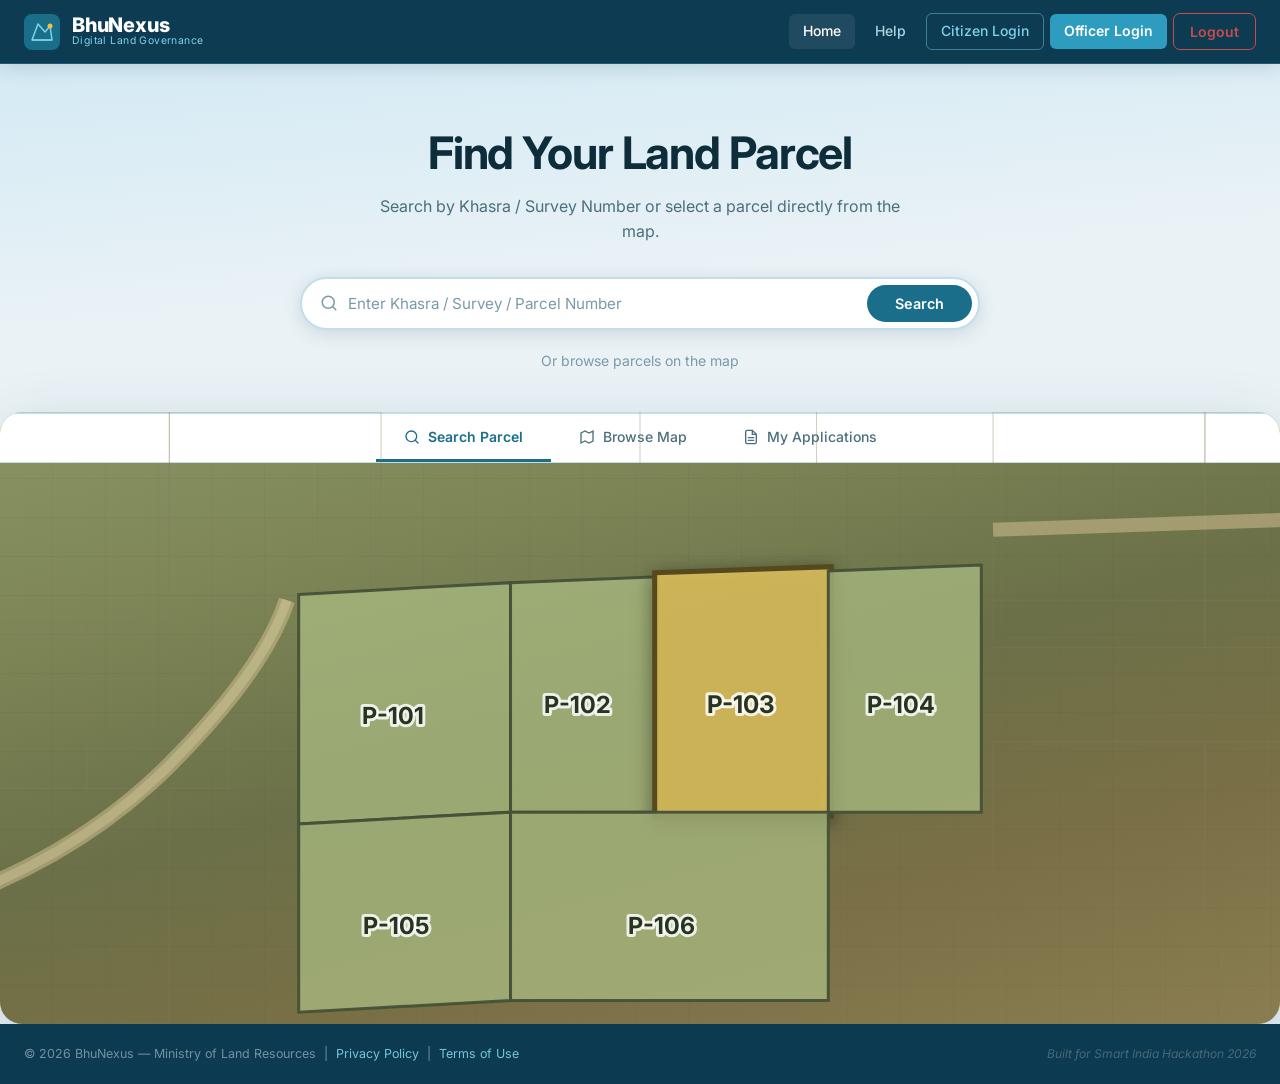
<file: docs/index.html>
<!DOCTYPE html>
<html lang="en">

<head>
  <meta charset="UTF-8" />
  <meta name="viewport" content="width=device-width, initial-scale=1.0" />

  <title>BhuNexus — Digital Land Governance</title>

  <link rel="preconnect" href="https://fonts.googleapis.com" />
  <link rel="preconnect" href="https://fonts.gstatic.com" crossorigin />

  <link
    href="https://fonts.googleapis.com/css2?family=Inter:wght@300;400;500;600;700&display=swap"
    rel="stylesheet"
  />

  <link rel="stylesheet" href="css/style.css" />

  <style>
    /* =========================
       MAP NAVIGATION
    ========================= */

    .map-nav-actions {
      display: flex;
      align-items: center;
      gap: 10px;
    }

    .map-logout-btn {
      border: 1px solid #c94b4b;
      color: #c94b4b;
      background: transparent;
      padding: 9px 16px;
      border-radius: 7px;
      font-family: inherit;
      font-size: 14px;
      font-weight: 600;
      cursor: pointer;
      transition: 0.2s ease;
    }

    .map-logout-btn:hover {
      background: #c94b4b;
      color: white;
    }

    @media (max-width: 768px) {
      .map-nav-actions {
        flex-direction: column;
        align-items: stretch;
      }
    }
  </style>
</head>

<body>

  <!-- ================= HEADER ================= -->

  <header class="site-header">

    <div class="nav-inner">

      <a href="#" class="brand" id="brandHomeBtn" aria-label="BhuNexus Home">

        <div class="brand-icon" aria-hidden="true">
          <svg
            width="36"
            height="36"
            viewBox="0 0 36 36"
            fill="none"
            xmlns="http://www.w3.org/2000/svg"
          >
            <rect width="36" height="36" rx="8" fill="#1a6e8a" />

            <path
              d="M8 26 L14 10 L21 18 L26 12 L28 26 Z"
              fill="none"
              stroke="#7dd3e8"
              stroke-width="1.5"
              stroke-linejoin="round"
            />

            <circle
              cx="26"
              cy="12"
              r="2.5"
              fill="#f0c040"
            />

            <line
              x1="8"
              y1="26"
              x2="28"
              y2="26"
              stroke="#7dd3e8"
              stroke-width="1.2"
            />
          </svg>
        </div>

        <div class="brand-text">
          <span class="brand-name">BhuNexus</span>
          <span class="brand-tagline">
            Digital Land Governance
          </span>
        </div>

      </a>


      <button
        class="nav-toggle"
        id="navToggle"
        aria-label="Toggle navigation"
        aria-expanded="false"
        type="button"
      >
        <span></span>
        <span></span>
        <span></span>
      </button>


      <nav
        class="nav-links"
        id="navLinks"
        aria-label="Main navigation"
      >

        <!-- HOME -->

        <a
          href="#"
          class="nav-link active"
          id="mapHomeBtn"
        >
          Home
        </a>


        <!-- HELP -->

        <a
          href="#"
          class="nav-link"
          id="mapHelpBtn"
        >
          Help
        </a>


        <!-- CITIZEN LOGIN -->

        <a
          href="citizen-login.html"
          class="nav-link btn-outline"
          id="citizenLoginBtn"
        >
          Citizen Login
        </a>


        <!-- OFFICER LOGIN -->

        <a
          href="officer-login.html"
          class="nav-link btn-solid"
          id="officerLoginBtn"
        >
          Officer Login
        </a>


        <!-- LOGOUT -->

        <button
          type="button"
          class="map-logout-btn"
          id="mapLogoutBtn"
        >
          Logout
        </button>

      </nav>

    </div>

  </header>


  <!-- ================= MAIN ================= -->

  <main>

    <!-- HERO -->

    <section class="hero">

      <div class="hero-inner">

        <h1 class="hero-heading">
          Find Your Land Parcel
        </h1>

        <p class="hero-sub">
          Search by Khasra / Survey Number or select a parcel directly from the map.
        </p>


        <div class="search-wrap">

          <label
            for="parcelSearch"
            class="sr-only"
          >
            Enter Khasra / Survey / Parcel Number
          </label>


          <div class="search-bar">

            <svg
              class="search-icon"
              width="18"
              height="18"
              viewBox="0 0 24 24"
              fill="none"
              stroke="currentColor"
              stroke-width="2"
              stroke-linecap="round"
              stroke-linejoin="round"
              aria-hidden="true"
            >

              <circle
                cx="11"
                cy="11"
                r="8"
              />

              <line
                x1="21"
                y1="21"
                x2="16.65"
                y2="16.65"
              />

            </svg>


            <input
              type="text"
              id="parcelSearch"
              class="search-input"
              placeholder="Enter Khasra / Survey / Parcel Number"
              autocomplete="off"
            />


            <button
              class="search-btn"
              id="searchBtn"
              type="button"
            >
              Search
            </button>

          </div>


          <ul
            class="autocomplete-list"
            id="autocompleteList"
            aria-live="polite"
          ></ul>

        </div>


        <p class="map-prompt">
          Or browse parcels on the map
        </p>

      </div>

    </section>


    <!-- ================= MAP ================= -->

    <section
      class="map-section"
      aria-label="Land parcel map preview"
    >

      <div
        class="map-container"
        id="mapContainer"
      >

        <div
          class="map-bg"
          aria-hidden="true"
        ></div>


        <svg
          class="parcel-overlay"
          id="parcelOverlay"
          viewBox="0 0 1200 520"
          preserveAspectRatio="xMidYMid slice"
          xmlns="http://www.w3.org/2000/svg"
          aria-label="Interactive parcel map"
        >

          <!-- FIELD LINES -->

          <g
            class="field-lines"
            stroke="#8a7a5a"
            stroke-width="0.6"
            fill="none"
            opacity="0.55"
          >

            <rect x="0" y="0" width="200" height="180" />

            <rect x="200" y="0" width="180" height="160" />

            <rect x="900" y="0" width="180" height="200" />

            <rect x="1080" y="0" width="120" height="200" />

            <rect x="0" y="320" width="200" height="200" />

            <rect x="0" y="180" width="130" height="140" />

            <rect x="130" y="180" width="120" height="140" />

            <rect x="900" y="280" width="180" height="240" />

            <rect x="1080" y="280" width="120" height="240" />

            <line x1="600" y1="0" x2="600" y2="80" />

            <line x1="750" y1="0" x2="750" y2="60" />

            <line x1="900" y1="160" x2="1200" y2="160" />

          </g>


          <!-- ROADS -->

          <g
            class="roads"
            fill="none"
            opacity="0.6"
          >

            <path
              d="M0 420 Q 120 380 200 300 Q 280 220 300 160"
              stroke="#c8b88a"
              stroke-width="14"
            />

            <path
              d="M0 420 Q 120 380 200 300 Q 280 220 300 160"
              stroke="#e8d8a8"
              stroke-width="8"
            />

            <path
              d="M900 100 L 1200 90"
              stroke="#c8b88a"
              stroke-width="12"
            />

          </g>


          <!-- P-101 -->

          <g
            class="parcel"
            data-id="P-101"
            tabindex="0"
            role="button"
            aria-label="Parcel P-101"
          >

            <polygon
              class="parcel-poly"
              points="310,155 490,145 490,340 310,350"
            />

            <text
              class="parcel-label"
              x="390"
              y="260"
            >
              P-101
            </text>

          </g>


          <!-- P-102 -->

          <g
            class="parcel"
            data-id="P-102"
            tabindex="0"
            role="button"
            aria-label="Parcel P-102"
          >

            <polygon
              class="parcel-poly"
              points="490,145 615,140 615,340 490,340"
            />

            <text
              class="parcel-label"
              x="547"
              y="250"
            >
              P-102
            </text>

          </g>


          <!-- P-103 -->

          <g
            class="parcel parcel--selected"
            data-id="P-103"
            tabindex="0"
            role="button"
            aria-label="Parcel P-103"
            aria-pressed="true"
          >

            <polygon
              class="parcel-poly"
              points="615,140 760,135 760,340 615,340"
            />

            <text
              class="parcel-label"
              x="686"
              y="250"
            >
              P-103
            </text>

          </g>


          <!-- P-104 -->

          <g
            class="parcel"
            data-id="P-104"
            tabindex="0"
            role="button"
            aria-label="Parcel P-104"
          >

            <polygon
              class="parcel-poly"
              points="760,135 890,130 890,340 760,340"
            />

            <text
              class="parcel-label"
              x="822"
              y="250"
            >
              P-104
            </text>

          </g>


          <!-- P-105 -->

          <g
            class="parcel"
            data-id="P-105"
            tabindex="0"
            role="button"
            aria-label="Parcel P-105"
          >

            <polygon
              class="parcel-poly"
              points="310,350 490,340 490,500 310,510"
            />

            <text
              class="parcel-label"
              x="393"
              y="438"
            >
              P-105
            </text>

          </g>


          <!-- P-106 -->

          <g
            class="parcel"
            data-id="P-106"
            tabindex="0"
            role="button"
            aria-label="Parcel P-106"
          >

            <polygon
              class="parcel-poly"
              points="490,340 760,340 760,500 490,500"
            />

            <text
              class="parcel-label"
              x="618"
              y="438"
            >
              P-106
            </text>

          </g>

        </svg>


        <!-- ================= TOOLTIP ================= -->

        <div
          class="parcel-tooltip"
          id="parcelTooltip"
          role="tooltip"
          hidden
        >

          <div class="tooltip-header">

            <div>

              <span
                class="tooltip-id"
                id="tooltipId"
              >
                P-103
              </span>

              <span class="tooltip-title">
                Parcel Overview
              </span>

            </div>


            <button
              class="tooltip-close"
              id="tooltipClose"
              aria-label="Close"
              type="button"
            >
              ✕
            </button>

          </div>


          <div class="quick-info">

            <div class="quick-info-item">

              <span class="quick-label">
                Owner
              </span>

              <strong id="tooltipOwner">
                Raj Kumar
              </strong>

            </div>


            <div class="quick-info-item">

              <span class="quick-label">
                Area
              </span>

              <strong id="tooltipArea">
                1,250 m²
              </strong>

            </div>


            <div class="quick-info-item">

              <span class="quick-label">
                Land Use
              </span>

              <strong id="tooltipLandUse">
                Residential
              </strong>

            </div>


            <div class="quick-info-item">

              <span class="quick-label">
                Status
              </span>

              <strong
                class="quick-status"
                id="tooltipStatus"
              >
                Registered
              </strong>

            </div>

          </div>


          <a
            href="parcel-details.html"
            class="more-info-btn"
            id="moreInfoBtn"
          >

            <span>
              More Parcel Information
            </span>

            <span class="more-arrow">
              →
            </span>

          </a>

        </div>


        <!-- ================= MAP ACTIONS ================= -->

        <div class="map-actions">

          <button
            class="map-action-btn active"
            id="btnSearchParcel"
            type="button"
          >

            <svg
              width="16"
              height="16"
              viewBox="0 0 24 24"
              fill="none"
              stroke="currentColor"
              stroke-width="2"
              stroke-linecap="round"
            >

              <circle
                cx="11"
                cy="11"
                r="8"
              />

              <line
                x1="21"
                y1="21"
                x2="16.65"
                y2="16.65"
              />

            </svg>

            Search Parcel

          </button>


          <button
            class="map-action-btn"
            id="btnBrowseMap"
            type="button"
          >

            <svg
              width="16"
              height="16"
              viewBox="0 0 24 24"
              fill="none"
              stroke="currentColor"
              stroke-width="2"
              stroke-linecap="round"
            >

              <polygon
                points="3 6 9 3 15 6 21 3 21 18 15 21 9 18 3 21"
              />

            </svg>

            Browse Map

          </button>


          <button
            class="map-action-btn"
            id="btnMyApps"
            type="button"
          >

            <svg
              width="16"
              height="16"
              viewBox="0 0 24 24"
              fill="none"
              stroke="currentColor"
              stroke-width="2"
              stroke-linecap="round"
            >

              <path
                d="M14 2H6a2 2 0 0 0-2 2v16a2 2 0 0 0 2 2h12a2 2 0 0 0 2-2V8z"
              />

              <polyline
                points="14 2 14 8 20 8"
              />

              <line
                x1="16"
                y1="13"
                x2="8"
                y2="13"
              />

              <line
                x1="16"
                y1="17"
                x2="8"
                y2="17"
              />

            </svg>

            My Applications

          </button>

        </div>

      </div>

    </section>

  </main>


  <!-- ================= FOOTER ================= -->

  <footer class="site-footer">

    <div class="footer-inner">

      <p class="footer-copy">

        © 2026 BhuNexus — Ministry of Land Resources
        &nbsp;|&nbsp;

        <a href="#">
          Privacy Policy
        </a>

        &nbsp;|&nbsp;

        <a href="#">
          Terms of Use
        </a>

      </p>


      <p class="footer-note">
        Built for Smart India Hackathon 2026
      </p>

    </div>

  </footer>


  <!-- ================= NAVIGATION + ROLE LOGIC ================= -->

  <script>

    /*
     * =========================================================
     * BhuNexus MAP ROLE DETECTION
     * =========================================================
     *
     * citizen-dashboard.html
     *        ↓
     *      MAP
     *        ↓
     * Home → citizen-dashboard.html
     * Logout → index.html
     *
     *
     * officer-dashboard.html
     *        ↓
     *      MAP
     *        ↓
     * Home → officer-dashboard.html
     * Logout → index.html
     *
     *
     * Direct MAP
     *        ↓
     * Home → index.html
     *
     * =========================================================
     */


    const currentReferrer =
      document.referrer || "";


    let mapSource =
      sessionStorage.getItem("bhunexusMapSource") || "";


    /*
     * Detect Citizen
     */

    if (
      currentReferrer.includes("citizen-dashboard.html")
    ) {

      mapSource = "citizen";

      sessionStorage.setItem(
        "bhunexusMapSource",
        "citizen"
      );

    }


    /*
     * Detect Officer
     */

    else if (
      currentReferrer.includes("officer-dashboard.html") ||
      currentReferrer.includes("officer-verification.html") ||
      currentReferrer.includes("officer-records.html") ||
      currentReferrer.includes("officer-flagged.html") ||
      currentReferrer.includes("officer-reports.html")
    ) {

      mapSource = "officer";

      sessionStorage.setItem(
        "bhunexusMapSource",
        "officer"
      );

    }


    /*
     * =========================================================
     * HELPER FUNCTION
     * =========================================================
     */

    function goToMapHome() {

      if (mapSource === "citizen") {

        window.location.href =
          "citizen-dashboard.html";

        return;

      }


      if (mapSource === "officer") {

        window.location.href =
          "officer-dashboard.html";

        return;

      }


      window.location.href =
        "index.html";

    }


    /*
     * =========================================================
     * HOME BUTTON
     * =========================================================
     */

    const mapHomeBtn =
      document.getElementById("mapHomeBtn");


    if (mapHomeBtn) {

      mapHomeBtn.addEventListener(
        "click",
        function(event) {

          event.preventDefault();

          goToMapHome();

        }
      );

    }


    /*
     * =========================================================
     * BhuNexus LOGO
     * =========================================================
     */

    const brandHomeBtn =
      document.getElementById("brandHomeBtn");


    if (brandHomeBtn) {

      brandHomeBtn.addEventListener(
        "click",
        function(event) {

          event.preventDefault();

          goToMapHome();

        }
      );

    }


    /*
     * =========================================================
     * LOGOUT
     * =========================================================
     *
     * Logout always returns to public landing page.
     */

    const mapLogoutBtn =
      document.getElementById("mapLogoutBtn");


    if (mapLogoutBtn) {

      mapLogoutBtn.addEventListener(
        "click",
        function() {

          sessionStorage.removeItem(
            "bhunexusMapSource"
          );

          window.location.href =
            "index.html";

        }
      );

    }


    /*
     * =========================================================
     * HELP
     * =========================================================
     */

    const mapHelpBtn =
      document.getElementById("mapHelpBtn");


    if (mapHelpBtn) {

      mapHelpBtn.addEventListener(
        "click",
        function(event) {

          event.preventDefault();

          if (mapSource === "citizen") {

            window.location.href =
              "citizen-dashboard.html#help";

            return;

          }


          if (mapSource === "officer") {

            window.location.href =
              "officer-dashboard.html#help";

            return;

          }


          alert(
            "BhuNexus Help & Support"
          );

        }
      );

    }


    /*
     * =========================================================
     * HIDE LOGIN BUTTONS WHEN USER IS ALREADY LOGGED IN
     * =========================================================
     */

    if (
      mapSource === "citizen" ||
      mapSource === "officer"
    ) {

      const citizenLoginBtn =
        document.getElementById("citizenLoginBtn");

      const officerLoginBtn =
        document.getElementById("officerLoginBtn");


      if (citizenLoginBtn) {

        citizenLoginBtn.style.display =
          "none";

      }


      if (officerLoginBtn) {

        officerLoginBtn.style.display =
          "none";

      }

    }


    /*
     * =========================================================
     * MAP ACTION — SEARCH PARCEL
     * =========================================================
     */

    const btnSearchParcel =
      document.getElementById("btnSearchParcel");


    if (btnSearchParcel) {

      btnSearchParcel.addEventListener(
        "click",
        function() {

          const searchInput =
            document.getElementById("parcelSearch");

          if (searchInput) {

            searchInput.scrollIntoView({
              behavior: "smooth",
              block: "center"
            });

            setTimeout(
              function() {
                searchInput.focus();
              },
              350
            );

          }

        }
      );

    }


    /*
     * =========================================================
     * MAP ACTION — BROWSE MAP
     * =========================================================
     */

    const btnBrowseMap =
      document.getElementById("btnBrowseMap");


    if (btnBrowseMap) {

      btnBrowseMap.addEventListener(
        "click",
        function() {

          const mapContainer =
            document.getElementById("mapContainer");

          if (mapContainer) {

            mapContainer.scrollIntoView({
              behavior: "smooth",
              block: "center"
            });

          }

        }
      );

    }


    /*
     * =========================================================
     * MAP ACTION — MY APPLICATIONS
     * =========================================================
     */

    const btnMyApps =
      document.getElementById("btnMyApps");


    if (btnMyApps) {

      btnMyApps.addEventListener(
        "click",
        function() {

          if (mapSource === "citizen") {

            window.location.href =
              "citizen-applications.html";

            return;

          }


          if (mapSource === "officer") {

            window.location.href =
              "officer-reports.html";

            return;

          }


          window.location.href =
            "citizen-login.html";

        }
      );

    }

  </script>


  <!-- ================= EXISTING MAP SCRIPT ================= -->

  <script src="js/script.js"></script>

</body>

</html>
</file>
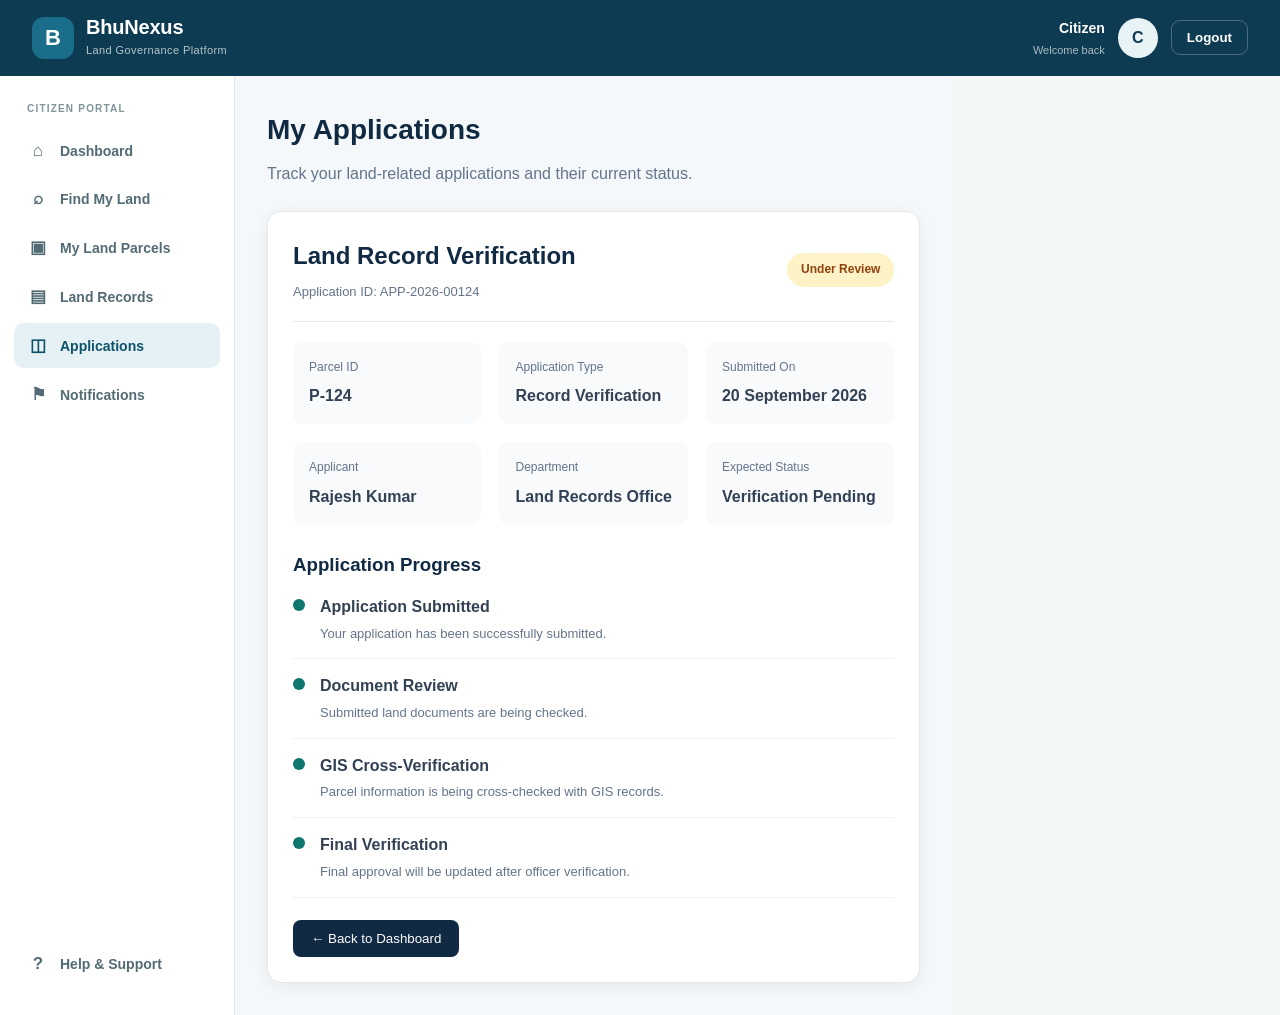
<file: docs/citizen-applications.html>
<!DOCTYPE html>
<html lang="en">
<head>
    <meta charset="UTF-8">
    <meta name="viewport" content="width=device-width, initial-scale=1.0">
    <title>Applications | BhuNexus</title>
    <link rel="stylesheet" href="css/style.css">

    <style>
        .applications-page {
            padding: 32px;
            background: #f5f8fa;
            min-height: calc(100vh - 72px);
        }

        .page-header {
            margin-bottom: 25px;
        }

        .page-header h1 {
            margin: 0 0 8px;
            color: #102a43;
            font-size: 28px;
        }

        .page-header p {
            color: #64748b;
            margin: 0;
        }

        .application-card {
            background: white;
            border: 1px solid #e5e7eb;
            border-radius: 14px;
            padding: 25px;
            box-shadow: 0 4px 16px rgba(15, 23, 42, .06);
            max-width: 1000px;
        }

        .application-top {
            display: flex;
            justify-content: space-between;
            align-items: center;
            border-bottom: 1px solid #e5e7eb;
            padding-bottom: 18px;
            margin-bottom: 20px;
        }

        .application-top h2 {
            margin: 0;
            color: #102a43;
        }

        .application-id {
            color: #64748b;
            font-size: 13px;
            margin-top: 6px;
        }

        .pending {
            background: #fef3c7;
            color: #92400e;
            padding: 7px 14px;
            border-radius: 20px;
            font-size: 12px;
            font-weight: 700;
        }

        .details {
            display: grid;
            grid-template-columns: repeat(3, 1fr);
            gap: 18px;
        }

        .detail {
            background: #f8fafc;
            padding: 16px;
            border-radius: 10px;
        }

        .detail span {
            display: block;
            font-size: 12px;
            color: #64748b;
            margin-bottom: 6px;
        }

        .detail strong {
            color: #334155;
        }

        .timeline {
            margin-top: 25px;
        }

        .timeline h3 {
            color: #102a43;
        }

        .step {
            display: flex;
            gap: 15px;
            padding: 14px 0;
            border-bottom: 1px solid #eef2f7;
        }

        .dot {
            width: 12px;
            height: 12px;
            background: #0f766e;
            border-radius: 50%;
            margin-top: 5px;
        }

        .step strong {
            color: #334155;
        }

        .step p {
            margin: 4px 0 0;
            color: #64748b;
            font-size: 13px;
        }

        .back-btn {
            margin-top: 22px;
            border: none;
            background: #102a43;
            color: white;
            padding: 11px 18px;
            border-radius: 8px;
            cursor: pointer;
        }

        @media(max-width: 800px) {
            .details {
                grid-template-columns: 1fr;
            }

            .application-top {
                align-items: flex-start;
                gap: 15px;
                flex-direction: column;
            }

            .applications-page {
                padding: 20px;
            }
        }
    </style>
</head>

<body class="dashboard-page">

<header class="dashboard-navbar">
    <div class="dashboard-brand">
        <div class="brand-mark">B</div>
        <div>
            <div class="brand-name">BhuNexus</div>
            <div class="brand-subtitle">Land Governance Platform</div>
        </div>
    </div>

    <div class="dashboard-user">
        <div class="user-info">
            <strong>Citizen</strong>
            <span>Welcome back</span>
        </div>
        <div class="user-avatar">C</div>
        <button class="logout-btn" onclick="location.href='index.html'">Logout</button>
    </div>
</header>

<main class="dashboard-layout">

<aside class="dashboard-sidebar">

    <div class="sidebar-label">CITIZEN PORTAL</div>

    <button class="sidebar-item" onclick="location.href='citizen-dashboard.html'">
        <span>⌂</span>Dashboard
    </button>

    <button class="sidebar-item" onclick="location.href='index.html'">
        <span>⌕</span>Find My Land
    </button>

    <button class="sidebar-item" onclick="location.href='citizen-records.html'">
        <span>▣</span>My Land Parcels
    </button>

    <button class="sidebar-item" onclick="location.href='citizen-records.html'">
        <span>▤</span>Land Records
    </button>

    <button class="sidebar-item active">
        <span>◫</span>Applications
    </button>

    <button class="sidebar-item" onclick="location.href='citizen-notifications.html'">
        <span>⚑</span>Notifications
    </button>

    <div class="sidebar-bottom">
        <button class="sidebar-item">
            <span>?</span>Help & Support
        </button>
    </div>

</aside>

<section class="applications-page">

    <div class="page-header">
        <h1>My Applications</h1>
        <p>Track your land-related applications and their current status.</p>
    </div>

    <div class="application-card">

        <div class="application-top">
            <div>
                <h2>Land Record Verification</h2>
                <div class="application-id">Application ID: APP-2026-00124</div>
            </div>

            <span class="pending">Under Review</span>
        </div>

        <div class="details">

            <div class="detail">
                <span>Parcel ID</span>
                <strong>P-124</strong>
            </div>

            <div class="detail">
                <span>Application Type</span>
                <strong>Record Verification</strong>
            </div>

            <div class="detail">
                <span>Submitted On</span>
                <strong>20 September 2026</strong>
            </div>

            <div class="detail">
                <span>Applicant</span>
                <strong>Rajesh Kumar</strong>
            </div>

            <div class="detail">
                <span>Department</span>
                <strong>Land Records Office</strong>
            </div>

            <div class="detail">
                <span>Expected Status</span>
                <strong>Verification Pending</strong>
            </div>

        </div>

        <div class="timeline">

            <h3>Application Progress</h3>

            <div class="step">
                <div class="dot"></div>
                <div>
                    <strong>Application Submitted</strong>
                    <p>Your application has been successfully submitted.</p>
                </div>
            </div>

            <div class="step">
                <div class="dot"></div>
                <div>
                    <strong>Document Review</strong>
                    <p>Submitted land documents are being checked.</p>
                </div>
            </div>

            <div class="step">
                <div class="dot"></div>
                <div>
                    <strong>GIS Cross-Verification</strong>
                    <p>Parcel information is being cross-checked with GIS records.</p>
                </div>
            </div>

            <div class="step">
                <div class="dot"></div>
                <div>
                    <strong>Final Verification</strong>
                    <p>Final approval will be updated after officer verification.</p>
                </div>
            </div>

        </div>

        <button class="back-btn" onclick="location.href='citizen-dashboard.html'">
            ← Back to Dashboard
        </button>

    </div>

</section>

</main>

</body>
</html>
</file>
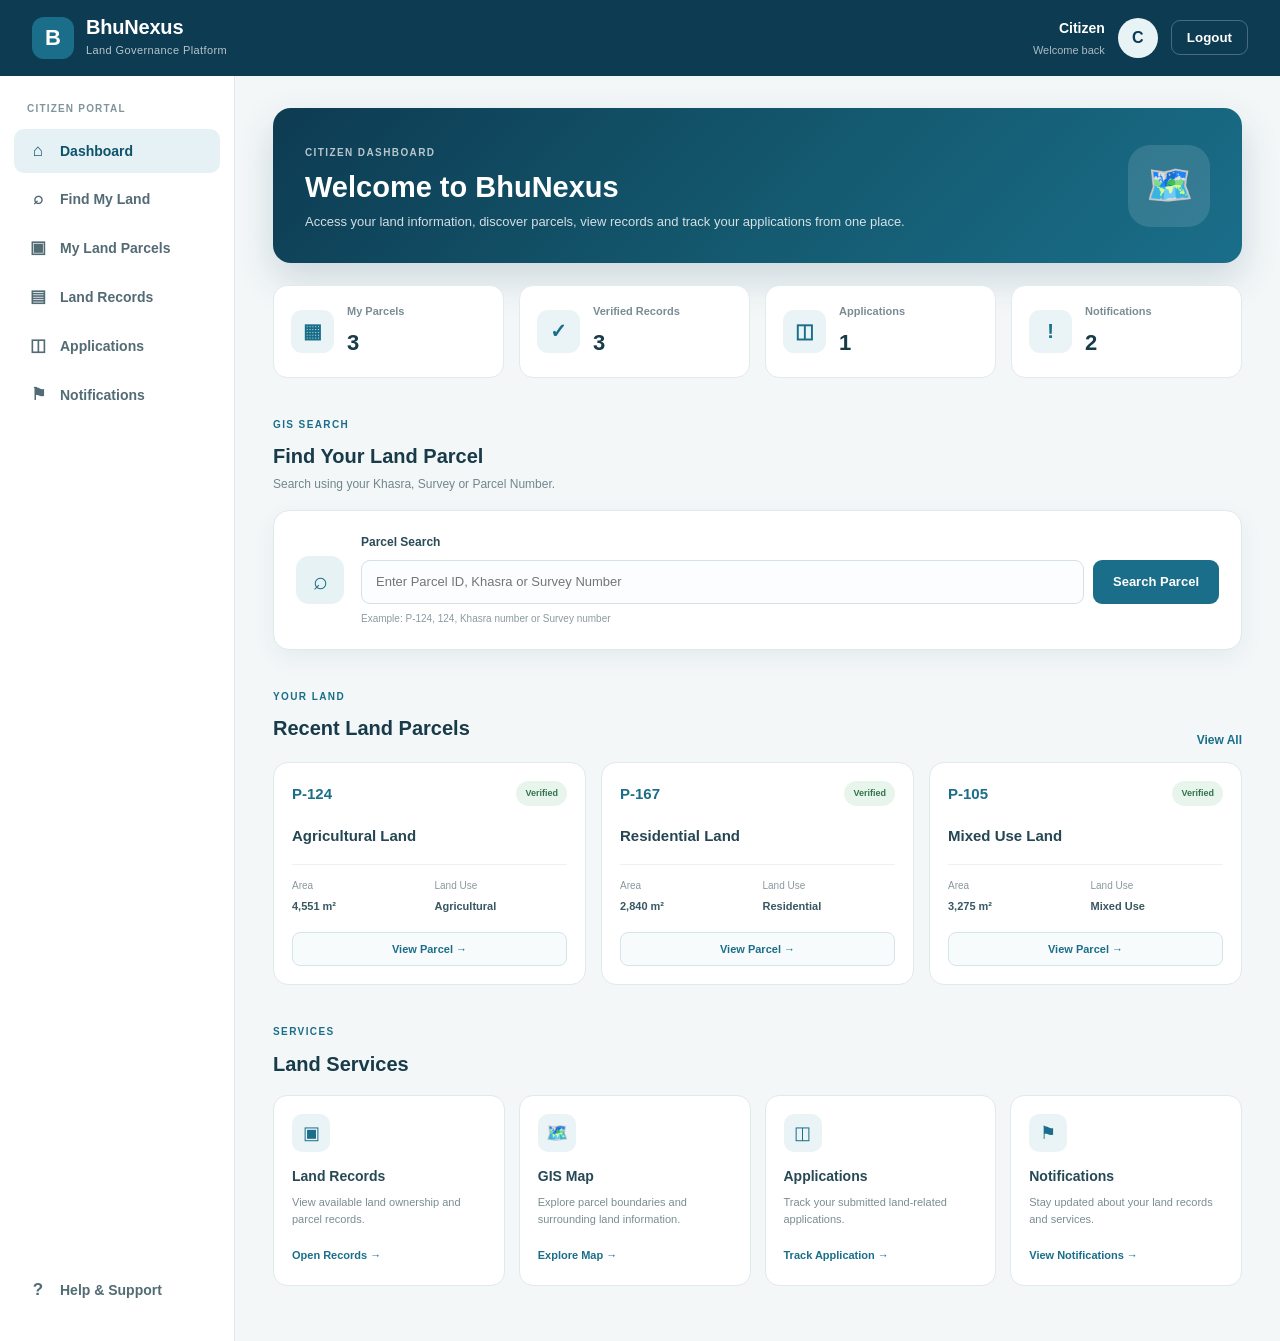
<file: docs/citizen-dashboard.html>
<!DOCTYPE html>
<html lang="en">
<head>
    <meta charset="UTF-8">
    <meta name="viewport" content="width=device-width, initial-scale=1.0">

    <title>Citizen Dashboard | BhuNexus</title>

    <link rel="stylesheet" href="css/style.css">
</head>

<body class="dashboard-page">

    <!-- TOP NAVBAR -->
    <header class="dashboard-navbar">

        <div class="dashboard-brand">
            <div class="brand-mark">B</div>

            <div>
                <div class="brand-name">BhuNexus</div>
                <div class="brand-subtitle">Land Governance Platform</div>
            </div>
        </div>

        <div class="dashboard-user">

            <div class="user-info">
                <strong>Citizen</strong>
                <span>Welcome back</span>
            </div>

            <div class="user-avatar">
                C
            </div>

            <button class="logout-btn" id="logoutBtn">
                Logout
            </button>

        </div>

    </header>


    <!-- DASHBOARD LAYOUT -->
    <main class="dashboard-layout">

        <!-- SIDEBAR -->
        <aside class="dashboard-sidebar">

            <div class="sidebar-label">
                CITIZEN PORTAL
            </div>

            <button class="sidebar-item active">
                <span>⌂</span>
                Dashboard
            </button>

            <button class="sidebar-item" id="findLandBtn">
                <span>⌕</span>
                Find My Land
            </button>

            <button class="sidebar-item"
                onclick="window.location.href='citizen-parcels.html'">
                <span>▣</span>
                My Land Parcels
            </button>

            <button class="sidebar-item"
                onclick="window.location.href='citizen-records.html'">
                <span>▤</span>
                Land Records
            </button>

            <button class="sidebar-item"
                onclick="window.location.href='citizen-applications.html'">
                <span>◫</span>
                Applications
            </button>

            <button class="sidebar-item"
                onclick="window.location.href='citizen-notifications.html'">
                <span>⚑</span>
                Notifications
            </button>

            <div class="sidebar-bottom">

                <button class="sidebar-item">
                    <span>?</span>
                    Help & Support
                </button>

            </div>

        </aside>


        <!-- MAIN CONTENT -->
        <section class="dashboard-content">

            <!-- WELCOME -->
            <div class="dashboard-welcome">

                <div>
                    <span class="welcome-tag">
                        CITIZEN DASHBOARD
                    </span>

                    <h1>
                        Welcome to BhuNexus
                    </h1>

                    <p>
                        Access your land information, discover parcels,
                        view records and track your applications from one place.
                    </p>
                </div>

                <div class="welcome-icon">
                    🗺️
                </div>

            </div>


            <!-- QUICK STATS -->
            <div class="dashboard-stats">

                <div class="stat-card">
                    <div class="stat-icon">▦</div>
                    <div>
                        <span>My Parcels</span>
                        <strong>3</strong>
                    </div>
                </div>

                <div class="stat-card">
                    <div class="stat-icon">✓</div>
                    <div>
                        <span>Verified Records</span>
                        <strong>3</strong>
                    </div>
                </div>

                <div class="stat-card">
                    <div class="stat-icon">◫</div>
                    <div>
                        <span>Applications</span>
                        <strong>1</strong>
                    </div>
                </div>

                <div class="stat-card">
                    <div class="stat-icon">!</div>
                    <div>
                        <span>Notifications</span>
                        <strong>2</strong>
                    </div>
                </div>

            </div>


            <!-- FIND LAND -->
            <div class="dashboard-section">

                <div class="section-heading">

                    <div>
                        <span class="section-kicker">
                            GIS SEARCH
                        </span>

                        <h2>
                            Find Your Land Parcel
                        </h2>

                        <p>
                            Search using your Khasra, Survey or Parcel Number.
                        </p>
                    </div>

                </div>


                <div class="land-search-card">

                    <div class="land-search-icon">
                        ⌕
                    </div>

                    <div class="land-search-main">

                        <label for="dashboardParcelSearch">
                            Parcel Search
                        </label>

                        <div class="dashboard-search-row">

                            <input
                                type="text"
                                id="dashboardParcelSearch"
                                placeholder="Enter Parcel ID, Khasra or Survey Number"
                                autocomplete="off"
                            >

                            <button id="dashboardSearchBtn">
                                Search Parcel
                            </button>

                        </div>

                        <small>
                            Example: P-124, 124, Khasra number or Survey number
                        </small>

                    </div>

                </div>

            </div>


            <!-- RECENT PARCELS -->
            <div class="dashboard-section">

                <div class="section-heading section-heading-row">

                    <div>
                        <span class="section-kicker">
                            YOUR LAND
                        </span>

                        <h2>
                            Recent Land Parcels
                        </h2>
                    </div>

                    <button class="view-all-btn"
                        onclick="window.location.href='citizen-parcels.html'">
                        View All
                    </button>

                </div>


                <div class="parcel-dashboard-grid">

                    <!-- PARCEL 1 -->
                    <div class="dashboard-parcel-card">

                        <div class="parcel-card-top">
                            <div class="parcel-number">P-124</div>

                            <span class="status-badge verified">
                                Verified
                            </span>
                        </div>

                        <h3>Agricultural Land</h3>

                        <div class="parcel-card-details">

                            <div>
                                <span>Area</span>
                                <strong>4,551 m²</strong>
                            </div>

                            <div>
                                <span>Land Use</span>
                                <strong>Agricultural</strong>
                            </div>

                        </div>

                        <button
                            class="parcel-view-btn"
                            data-parcel="P-124">
                            View Parcel →
                        </button>

                    </div>


                    <!-- PARCEL 2 -->
                    <div class="dashboard-parcel-card">

                        <div class="parcel-card-top">
                            <div class="parcel-number">P-167</div>

                            <span class="status-badge verified">
                                Verified
                            </span>
                        </div>

                        <h3>Residential Land</h3>

                        <div class="parcel-card-details">

                            <div>
                                <span>Area</span>
                                <strong>2,840 m²</strong>
                            </div>

                            <div>
                                <span>Land Use</span>
                                <strong>Residential</strong>
                            </div>

                        </div>

                        <button
                            class="parcel-view-btn"
                            data-parcel="P-167">
                            View Parcel →
                        </button>

                    </div>


                    <!-- PARCEL 3 -->
                    <div class="dashboard-parcel-card">

                        <div class="parcel-card-top">
                            <div class="parcel-number">P-105</div>

                            <span class="status-badge verified">
                                Verified
                            </span>
                        </div>

                        <h3>Mixed Use Land</h3>

                        <div class="parcel-card-details">

                            <div>
                                <span>Area</span>
                                <strong>3,275 m²</strong>
                            </div>

                            <div>
                                <span>Land Use</span>
                                <strong>Mixed Use</strong>
                            </div>

                        </div>

                        <button
                            class="parcel-view-btn"
                            data-parcel="P-105">
                            View Parcel →
                        </button>

                    </div>

                </div>

            </div>


            <!-- SERVICES -->
            <div class="dashboard-section">

                <div class="section-heading">

                    <div>
                        <span class="section-kicker">
                            SERVICES
                        </span>

                        <h2>
                            Land Services
                        </h2>
                    </div>

                </div>


                <div class="service-grid">

                    <div class="service-card">
                        <div class="service-icon">▣</div>

                        <h3>Land Records</h3>

                        <p>
                            View available land ownership and parcel records.
                        </p>

                        <button>
                            Open Records →
                        </button>
                    </div>


                    <div class="service-card">
                        <div class="service-icon">🗺️</div>

                        <h3>GIS Map</h3>

                        <p>
                            Explore parcel boundaries and surrounding land information.
                        </p>

                        <button id="openMapBtn">
                            Explore Map →
                        </button>
                    </div>


                    <div class="service-card">
                        <div class="service-icon">◫</div>

                        <h3>Applications</h3>

                        <p>
                            Track your submitted land-related applications.
                        </p>

                        <button>
                            Track Application →
                        </button>
                    </div>


                    <div class="service-card">
                        <div class="service-icon">⚑</div>

                        <h3>Notifications</h3>

                        <p>
                            Stay updated about your land records and services.
                        </p>

                        <button>
                            View Notifications →
                        </button>
                    </div>

                </div>

            </div>

        </section>

    </main>


    <!-- JS -->
    <script>

const API_BASE =
    "https://bhunexus-backend.onrender.com";


/* =========================
   MAKE SURE CITIZEN IS LOGGED IN
========================= */

sessionStorage.setItem("bhuRole", "citizen");


/* =========================
   SEARCH PARCEL
========================= */

async function searchParcel() {

    const input =
        document.getElementById("dashboardParcelSearch");

    const value =
        input.value.trim();

    if (!value) {
        alert("Please enter a Parcel, Khasra or Survey number.");
        input.focus();
        return;
    }

    try {

        const response =
            await fetch(
                `${API_BASE}/parcels/search?q=${encodeURIComponent(value)}`
            );

        if (!response.ok) {
            throw new Error("Search failed");
        }

        const data =
            await response.json();

        const parcels =
            Array.isArray(data)
                ? data
                : (data.parcels || data.data || []);

        if (!parcels.length) {

            alert(`No parcel found for "${value}".`);
            return;
        }

        const parcel = parcels[0];

        window.location.href =
            `index.html?parcel=${encodeURIComponent(parcel.parcel_id)}`;

    }

    catch (error) {

        console.error(error);

        alert(
            "Unable to search parcel right now. Please try again."
        );

    }

}


/* =========================
   SEARCH BUTTON
========================= */

document
    .getElementById("dashboardSearchBtn")
    .addEventListener("click", searchParcel);


/* =========================
   ENTER KEY SEARCH
========================= */

document
    .getElementById("dashboardParcelSearch")
    .addEventListener("keydown", function(event) {

        if (event.key === "Enter") {
            searchParcel();
        }

    });


/* =========================
   FIND MY LAND
========================= */

document
    .getElementById("findLandBtn")
    .addEventListener("click", function() {

        const searchBox =
            document.getElementById("dashboardParcelSearch");

        searchBox.scrollIntoView({
            behavior: "smooth",
            block: "center"
        });

        setTimeout(function() {
            searchBox.focus();
        }, 400);

    });


/* =========================
   RECENT PARCELS
========================= */

document
    .querySelectorAll(".parcel-view-btn")
    .forEach(function(button) {

        button.addEventListener("click", function() {

            const parcel =
                button.dataset.parcel;

            window.location.href =
                `index.html?parcel=${encodeURIComponent(parcel)}`;

        });

    });


/* =========================
   OPEN GIS MAP
========================= */

document
    .getElementById("openMapBtn")
    .addEventListener("click", function() {

        window.location.href = "index.html";

    });


/* =========================
   LAND RECORDS / APPLICATIONS / NOTIFICATIONS
========================= */

document
    .querySelectorAll(".service-card")
    .forEach(function(card) {

        const heading =
            card.querySelector("h3");

        const button =
            card.querySelector("button");

        if (!heading || !button) return;

        const title =
            heading.textContent.trim();


        if (title === "Land Records") {

            button.addEventListener("click", function() {

                window.location.href =
                    "citizen-records.html";

            });

        }


        if (title === "Applications") {

            button.addEventListener("click", function() {

                window.location.href =
                    "citizen-applications.html";

            });

        }


        if (title === "Notifications") {

            button.addEventListener("click", function() {

                window.location.href =
                    "citizen-notifications.html";

            });

        }

    });


/* =========================
   SIDEBAR BUTTONS
========================= */

document
    .querySelectorAll(".sidebar-item")
    .forEach(function(button) {

        const text =
            button.textContent.trim();


        if (text.includes("My Land Parcels")) {

            button.addEventListener("click", function() {

                window.location.href =
                    "citizen-parcels.html";

            });

        }


        if (text.includes("Land Records")) {

            button.addEventListener("click", function() {

                window.location.href =
                    "citizen-records.html";

            });

        }


        if (text.includes("Applications")) {

            button.addEventListener("click", function() {

                window.location.href =
                    "citizen-applications.html";

            });

        }


        if (text.includes("Notifications")) {

            button.addEventListener("click", function() {

                window.location.href =
                    "citizen-notifications.html";

            });

        }


        if (text.includes("Help & Support")) {

            button.addEventListener("click", function() {

                alert(
                    "For support, please contact the BhuNexus Land Governance Help Desk."
                );

            });

        }

    });


/* =========================
   LOGOUT
========================= */

document
    .getElementById("logoutBtn")
    .addEventListener("click", function() {

        sessionStorage.removeItem("bhuRole");
        sessionStorage.removeItem("bhunexusMapSource");

        window.location.href =
            "index.html";

    });

</script>

</body>
</html>
</file>
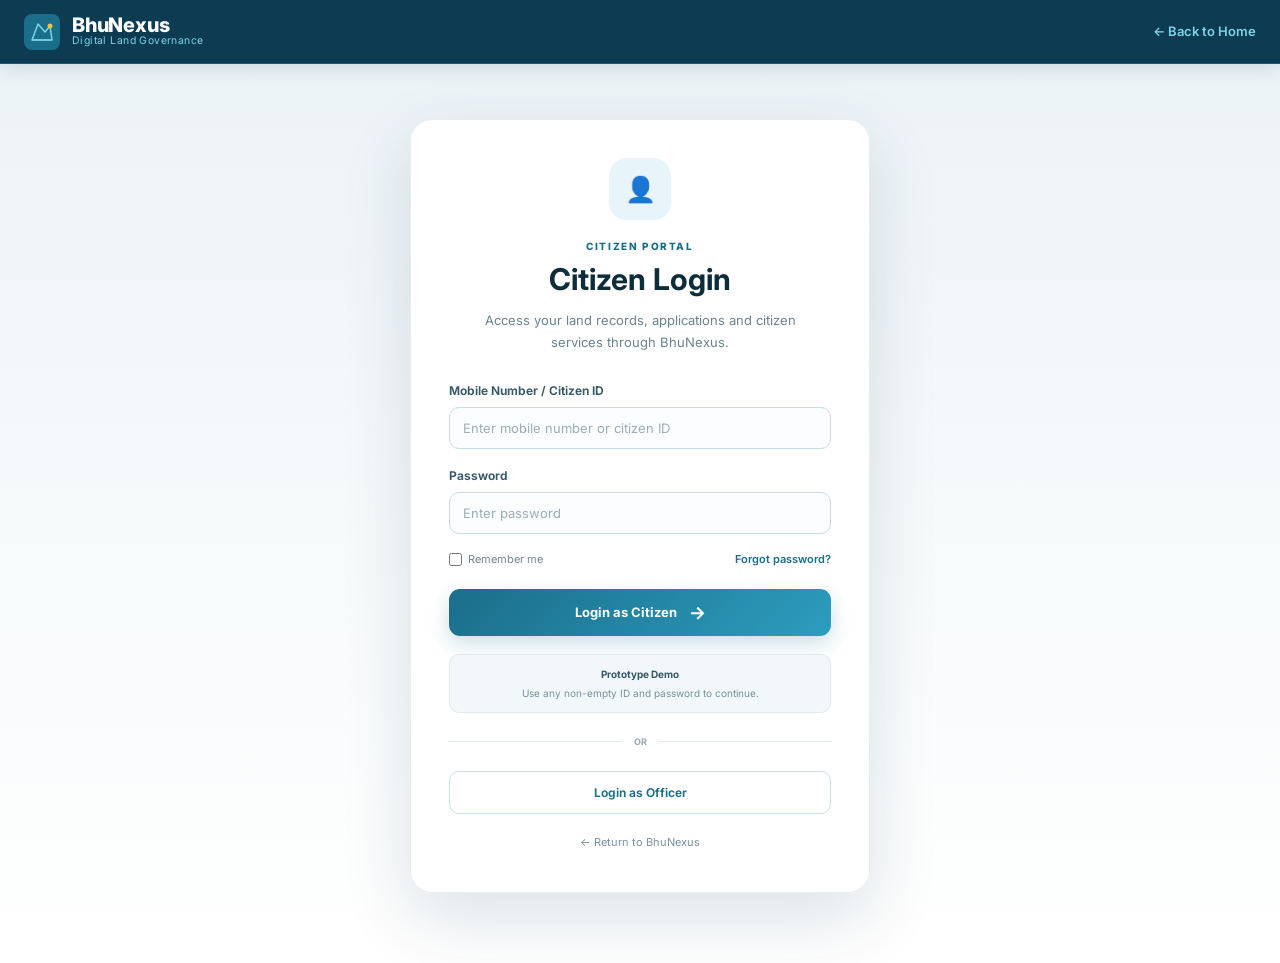
<file: docs/citizen-login.html>
<!DOCTYPE html>
<html lang="en">

<head>
  <meta charset="UTF-8" />
  <meta name="viewport" content="width=device-width, initial-scale=1.0" />

  <title>BhuNexus — Citizen Login</title>

  <link rel="preconnect" href="https://fonts.googleapis.com" />
  <link rel="preconnect" href="https://fonts.gstatic.com" crossorigin />
  <link
    href="https://fonts.googleapis.com/css2?family=Inter:wght@300;400;500;600;700&display=swap"
    rel="stylesheet"
  />

  <link rel="stylesheet" href="css/style.css" />
</head>

<body class="auth-page">

  <header class="site-header">
    <div class="nav-inner">

      <a href="index.html" class="brand" aria-label="BhuNexus Home">

        <div class="brand-icon" aria-hidden="true">
          <svg width="36" height="36" viewBox="0 0 36 36" fill="none"
            xmlns="http://www.w3.org/2000/svg">

            <rect width="36" height="36" rx="8" fill="#1a6e8a" />

            <path
              d="M8 26 L14 10 L21 18 L26 12 L28 26 Z"
              fill="none"
              stroke="#7dd3e8"
              stroke-width="1.5"
              stroke-linejoin="round"
            />

            <circle cx="26" cy="12" r="2.5" fill="#f0c040" />

            <line
              x1="8"
              y1="26"
              x2="28"
              y2="26"
              stroke="#7dd3e8"
              stroke-width="1.2"
            />

          </svg>
        </div>

        <div class="brand-text">
          <span class="brand-name">BhuNexus</span>
          <span class="brand-tagline">Digital Land Governance</span>
        </div>

      </a>

      <a href="index.html" class="auth-home-link">
        ← Back to Home
      </a>

    </div>
  </header>


  <main class="auth-main">

    <section class="auth-card">

      <div class="auth-icon citizen-icon">
        <span>👤</span>
      </div>

      <p class="auth-eyebrow">CITIZEN PORTAL</p>

      <h1>Citizen Login</h1>

      <p class="auth-description">
        Access your land records, applications and citizen services
        through BhuNexus.
      </p>


      <form id="citizenLoginForm" class="auth-form">

        <div class="auth-field">

          <label for="citizenId">
            Mobile Number / Citizen ID
          </label>

          <input
            type="text"
            id="citizenId"
            placeholder="Enter mobile number or citizen ID"
            autocomplete="username"
            required
          />

        </div>


        <div class="auth-field">

          <label for="citizenPassword">
            Password
          </label>

          <input
            type="password"
            id="citizenPassword"
            placeholder="Enter password"
            autocomplete="current-password"
            required
          />

        </div>


        <div class="auth-options">

          <label class="remember-option">
            <input type="checkbox" />
            <span>Remember me</span>
          </label>

          <a href="#" onclick="return false;">
            Forgot password?
          </a>

        </div>


        <button type="submit" class="auth-submit">
          Login as Citizen
          <span>→</span>
        </button>

      </form>


      <div class="demo-login-note">

        <strong>Prototype Demo</strong>

        <span>
          Use any non-empty ID and password to continue.
        </span>

      </div>


      <div class="auth-divider">
        <span>OR</span>
      </div>


      <a href="officer-login.html" class="switch-login">
        Login as Officer
      </a>


      <a href="index.html" class="auth-back">
        ← Return to BhuNexus
      </a>

    </section>

  </main>


  <script>

    const citizenLoginForm =
      document.getElementById("citizenLoginForm");

    citizenLoginForm.addEventListener("submit", function (event) {

      event.preventDefault();

      const citizenId =
        document.getElementById("citizenId").value.trim();

      const password =
        document.getElementById("citizenPassword").value.trim();


      if (!citizenId || !password) {

        alert("Please enter your Citizen ID and password.");

        return;
      }


      window.location.href = "citizen-dashboard.html";

    });

  </script>

</body>

</html>
</file>
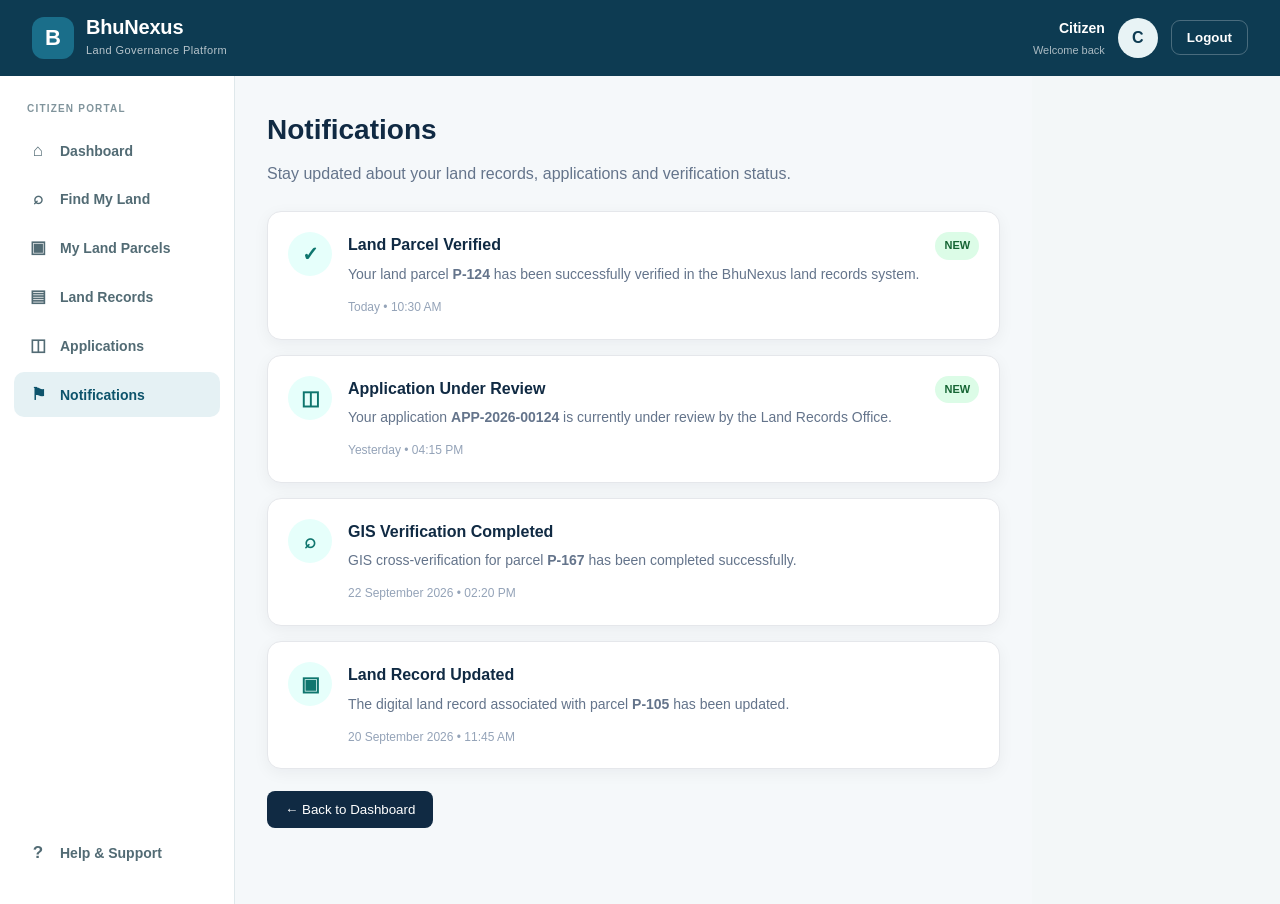
<file: docs/citizen-notifications.html>
<!DOCTYPE html>
<html lang="en">
<head>
    <meta charset="UTF-8">
    <meta name="viewport" content="width=device-width, initial-scale=1.0">
    <title>Notifications | BhuNexus</title>
    <link rel="stylesheet" href="css/style.css">

    <style>
        .notifications-page {
            padding: 32px;
            background: #f5f8fa;
            min-height: calc(100vh - 72px);
        }

        .page-header {
            margin-bottom: 25px;
        }

        .page-header h1 {
            margin: 0 0 8px;
            color: #102a43;
            font-size: 28px;
        }

        .page-header p {
            margin: 0;
            color: #64748b;
        }

        .notification-list {
            max-width: 1000px;
            display: flex;
            flex-direction: column;
            gap: 15px;
        }

        .notification {
            background: white;
            border: 1px solid #e5e7eb;
            border-radius: 14px;
            padding: 20px;
            display: flex;
            gap: 16px;
            box-shadow: 0 4px 16px rgba(15, 23, 42, .05);
        }

        .notification-icon {
            min-width: 44px;
            height: 44px;
            border-radius: 50%;
            background: #e6fffb;
            color: #0f766e;
            display: flex;
            align-items: center;
            justify-content: center;
            font-size: 20px;
            font-weight: bold;
        }

        .notification-content {
            flex: 1;
        }

        .notification-content h3 {
            margin: 0 0 6px;
            color: #102a43;
            font-size: 16px;
        }

        .notification-content p {
            margin: 0 0 8px;
            color: #64748b;
            line-height: 1.5;
            font-size: 14px;
        }

        .notification-time {
            color: #94a3b8;
            font-size: 12px;
        }

        .new-badge {
            background: #dcfce7;
            color: #166534;
            padding: 5px 9px;
            border-radius: 15px;
            font-size: 11px;
            font-weight: 700;
            height: fit-content;
        }

        .back-btn {
            margin-top: 22px;
            border: none;
            background: #102a43;
            color: white;
            padding: 11px 18px;
            border-radius: 8px;
            cursor: pointer;
        }

        @media(max-width: 700px) {
            .notifications-page {
                padding: 20px;
            }
        }
    </style>
</head>

<body class="dashboard-page">

<header class="dashboard-navbar">

    <div class="dashboard-brand">
        <div class="brand-mark">B</div>
        <div>
            <div class="brand-name">BhuNexus</div>
            <div class="brand-subtitle">Land Governance Platform</div>
        </div>
    </div>

    <div class="dashboard-user">
        <div class="user-info">
            <strong>Citizen</strong>
            <span>Welcome back</span>
        </div>

        <div class="user-avatar">C</div>

        <button class="logout-btn" onclick="location.href='index.html'">
            Logout
        </button>
    </div>

</header>

<main class="dashboard-layout">

<aside class="dashboard-sidebar">

    <div class="sidebar-label">CITIZEN PORTAL</div>

    <button class="sidebar-item" onclick="location.href='citizen-dashboard.html'">
        <span>⌂</span>Dashboard
    </button>

    <button class="sidebar-item" onclick="location.href='index.html'">
        <span>⌕</span>Find My Land
    </button>

    <button class="sidebar-item" onclick="location.href='citizen-records.html'">
        <span>▣</span>My Land Parcels
    </button>

    <button class="sidebar-item" onclick="location.href='citizen-records.html'">
        <span>▤</span>Land Records
    </button>

    <button class="sidebar-item" onclick="location.href='citizen-applications.html'">
        <span>◫</span>Applications
    </button>

    <button class="sidebar-item active">
        <span>⚑</span>Notifications
    </button>

    <div class="sidebar-bottom">
        <button class="sidebar-item">
            <span>?</span>Help & Support
        </button>
    </div>

</aside>

<section class="notifications-page">

    <div class="page-header">
        <h1>Notifications</h1>
        <p>Stay updated about your land records, applications and verification status.</p>
    </div>

    <div class="notification-list">

        <div class="notification">
            <div class="notification-icon">✓</div>

            <div class="notification-content">
                <h3>Land Parcel Verified</h3>
                <p>
                    Your land parcel <strong>P-124</strong> has been successfully
                    verified in the BhuNexus land records system.
                </p>
                <span class="notification-time">Today • 10:30 AM</span>
            </div>

            <span class="new-badge">NEW</span>
        </div>

        <div class="notification">
            <div class="notification-icon">◫</div>

            <div class="notification-content">
                <h3>Application Under Review</h3>
                <p>
                    Your application <strong>APP-2026-00124</strong> is currently
                    under review by the Land Records Office.
                </p>
                <span class="notification-time">Yesterday • 04:15 PM</span>
            </div>

            <span class="new-badge">NEW</span>
        </div>

        <div class="notification">
            <div class="notification-icon">⌕</div>

            <div class="notification-content">
                <h3>GIS Verification Completed</h3>
                <p>
                    GIS cross-verification for parcel <strong>P-167</strong>
                    has been completed successfully.
                </p>
                <span class="notification-time">22 September 2026 • 02:20 PM</span>
            </div>
        </div>

        <div class="notification">
            <div class="notification-icon">▣</div>

            <div class="notification-content">
                <h3>Land Record Updated</h3>
                <p>
                    The digital land record associated with parcel
                    <strong>P-105</strong> has been updated.
                </p>
                <span class="notification-time">20 September 2026 • 11:45 AM</span>
            </div>
        </div>

    </div>

    <button class="back-btn" onclick="location.href='citizen-dashboard.html'">
        ← Back to Dashboard
    </button>

</section>

</main>

</body>
</html>
</file>
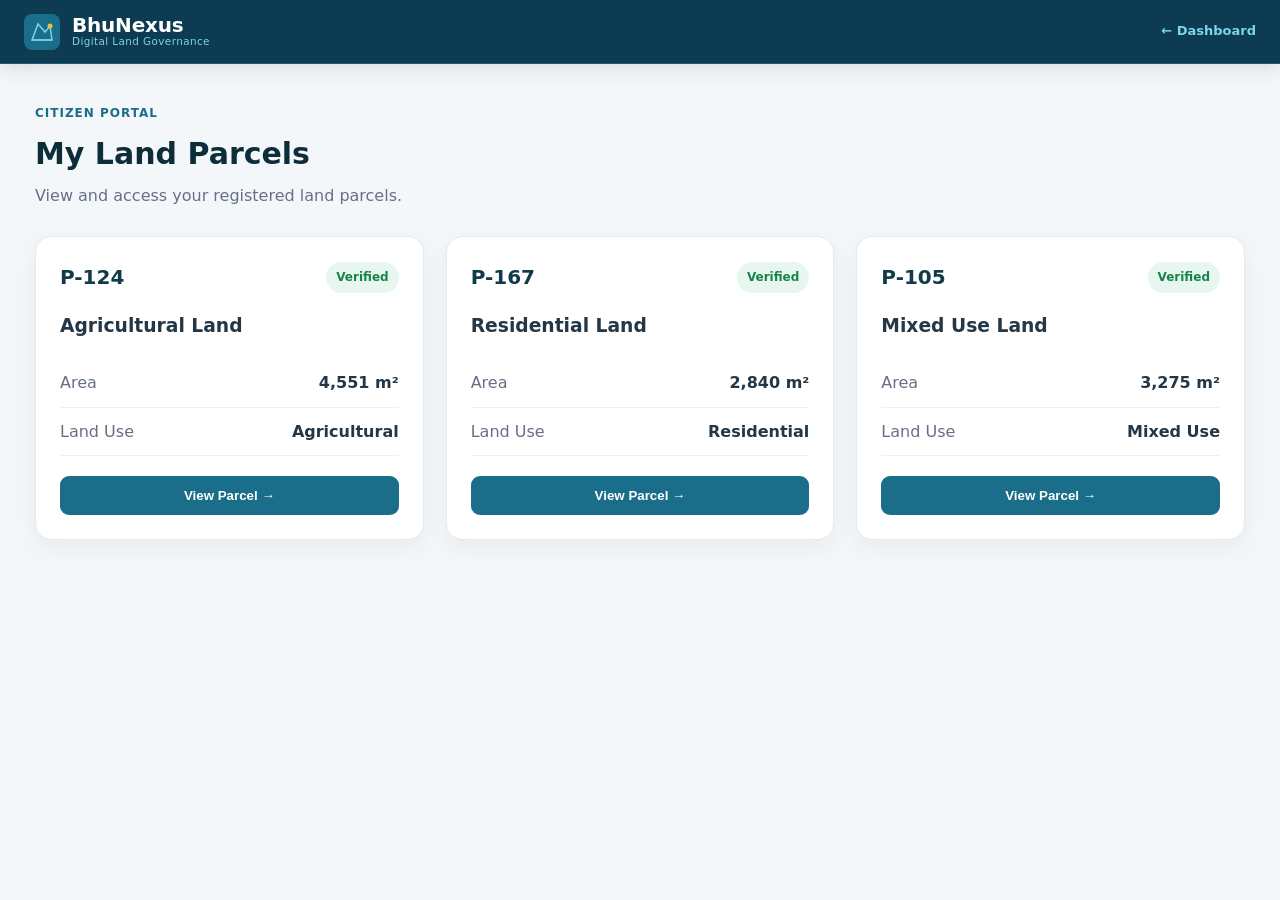
<file: docs/citizen-parcels.html>
<!DOCTYPE html>
<html lang="en">
<head>
  <meta charset="UTF-8">
  <meta name="viewport" content="width=device-width, initial-scale=1.0">
  <title>My Land Parcels | BhuNexus</title>
  <link rel="stylesheet" href="css/style.css">

  <style>
    .citizen-page {
      min-height: 100vh;
      background: #f4f7f9;
    }

    .citizen-content {
      padding: 35px;
      width: 100%;
    }

    .citizen-heading {
      display: flex;
      justify-content: space-between;
      align-items: center;
      margin-bottom: 28px;
    }

    .citizen-heading h1 {
      margin: 5px 0;
      font-size: 30px;
    }

    .citizen-heading p {
      margin: 0;
      color: #667085;
    }

    .citizen-kicker {
      color: #1a6e8a;
      font-size: 12px;
      font-weight: 700;
      letter-spacing: 1px;
    }

    .citizen-parcel-grid {
      display: grid;
      grid-template-columns: repeat(3, 1fr);
      gap: 22px;
    }

    .citizen-parcel {
      background: white;
      border-radius: 16px;
      padding: 24px;
      border: 1px solid #e5e9ed;
      box-shadow: 0 8px 25px rgba(0,0,0,.05);
    }

    .citizen-parcel-top {
      display: flex;
      justify-content: space-between;
      align-items: center;
      margin-bottom: 18px;
    }

    .citizen-parcel-id {
      font-size: 20px;
      font-weight: 800;
      color: #123b4a;
    }

    .citizen-status {
      padding: 6px 10px;
      border-radius: 20px;
      background: #e7f7ef;
      color: #16834b;
      font-size: 12px;
      font-weight: 700;
    }

    .citizen-parcel h3 {
      margin: 0 0 18px;
      color: #243746;
    }

    .citizen-detail {
      display: flex;
      justify-content: space-between;
      padding: 11px 0;
      border-bottom: 1px solid #edf0f2;
      color: #667085;
    }

    .citizen-detail strong {
      color: #243746;
    }

    .citizen-view {
      width: 100%;
      margin-top: 20px;
      padding: 12px;
      border: none;
      border-radius: 9px;
      background: #1a6e8a;
      color: white;
      font-weight: 700;
      cursor: pointer;
    }

    .citizen-view:hover {
      opacity: .9;
    }

    @media(max-width: 900px) {
      .citizen-parcel-grid {
        grid-template-columns: 1fr;
      }

      .citizen-content {
        padding: 20px;
      }
    }
  </style>
</head>

<body class="citizen-page">

<header class="site-header">
  <div class="nav-inner">

    <a href="citizen-dashboard.html" class="brand">
      <div class="brand-icon">
        <svg width="36" height="36" viewBox="0 0 36 36" fill="none">
          <rect width="36" height="36" rx="8" fill="#1a6e8a"/>
          <path d="M8 26 L14 10 L21 18 L26 12 L28 26 Z"
            fill="none" stroke="#7dd3e8" stroke-width="1.5"/>
          <circle cx="26" cy="12" r="2.5" fill="#f0c040"/>
          <line x1="8" y1="26" x2="28" y2="26"
            stroke="#7dd3e8" stroke-width="1.2"/>
        </svg>
      </div>

      <div class="brand-text">
        <span class="brand-name">BhuNexus</span>
        <span class="brand-tagline">Digital Land Governance</span>
      </div>
    </a>

    <a href="citizen-dashboard.html" class="auth-home-link">
      ← Dashboard
    </a>

  </div>
</header>

<main class="citizen-content">

  <div class="citizen-heading">
    <div>
      <span class="citizen-kicker">CITIZEN PORTAL</span>
      <h1>My Land Parcels</h1>
      <p>View and access your registered land parcels.</p>
    </div>
  </div>

  <div class="citizen-parcel-grid">

    <div class="citizen-parcel">
      <div class="citizen-parcel-top">
        <span class="citizen-parcel-id">P-124</span>
        <span class="citizen-status">Verified</span>
      </div>

      <h3>Agricultural Land</h3>

      <div class="citizen-detail">
        <span>Area</span>
        <strong>4,551 m²</strong>
      </div>

      <div class="citizen-detail">
        <span>Land Use</span>
        <strong>Agricultural</strong>
      </div>

      <button class="citizen-view" onclick="openParcel('P-124')">
        View Parcel →
      </button>
    </div>


    <div class="citizen-parcel">
      <div class="citizen-parcel-top">
        <span class="citizen-parcel-id">P-167</span>
        <span class="citizen-status">Verified</span>
      </div>

      <h3>Residential Land</h3>

      <div class="citizen-detail">
        <span>Area</span>
        <strong>2,840 m²</strong>
      </div>

      <div class="citizen-detail">
        <span>Land Use</span>
        <strong>Residential</strong>
      </div>

      <button class="citizen-view" onclick="openParcel('P-167')">
        View Parcel →
      </button>
    </div>


    <div class="citizen-parcel">
      <div class="citizen-parcel-top">
        <span class="citizen-parcel-id">P-105</span>
        <span class="citizen-status">Verified</span>
      </div>

      <h3>Mixed Use Land</h3>

      <div class="citizen-detail">
        <span>Area</span>
        <strong>3,275 m²</strong>
      </div>

      <div class="citizen-detail">
        <span>Land Use</span>
        <strong>Mixed Use</strong>
      </div>

      <button class="citizen-view" onclick="openParcel('P-105')">
        View Parcel →
      </button>
    </div>

  </div>

</main>

<script>
function openParcel(parcelId) {
  window.location.href =
    "index.html?parcel=" + encodeURIComponent(parcelId);
}
</script>

</body>
</html>
</file>
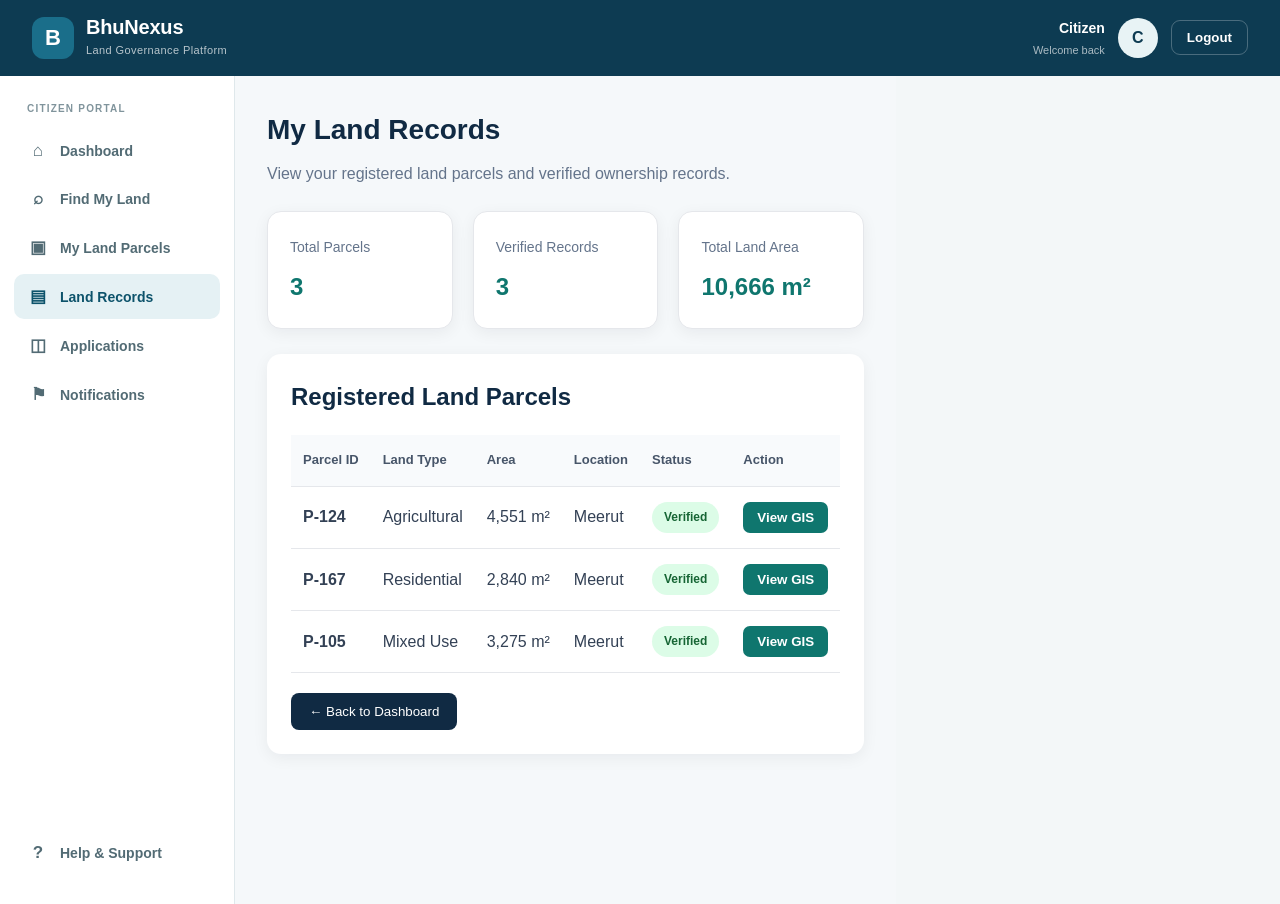
<file: docs/citizen-records.html>
<!DOCTYPE html>
<html lang="en">
<head>
    <meta charset="UTF-8">
    <meta name="viewport" content="width=device-width, initial-scale=1.0">
    <title>Land Records | BhuNexus</title>
    <link rel="stylesheet" href="css/style.css">

    <style>
        .records-page {
            padding: 32px;
            background: #f5f8fa;
            min-height: calc(100vh - 72px);
        }

        .page-header {
            margin-bottom: 25px;
        }

        .page-header h1 {
            margin: 0 0 8px;
            color: #102a43;
            font-size: 28px;
        }

        .page-header p {
            margin: 0;
            color: #64748b;
        }

        .record-grid {
            display: grid;
            grid-template-columns: repeat(3, 1fr);
            gap: 20px;
            margin-bottom: 25px;
        }

        .record-card {
            background: white;
            border-radius: 14px;
            padding: 22px;
            box-shadow: 0 4px 16px rgba(15, 23, 42, .06);
            border: 1px solid #e5e7eb;
        }

        .record-card span {
            color: #64748b;
            font-size: 14px;
        }

        .record-card h2 {
            margin: 8px 0 0;
            color: #0f766e;
        }

        .table-card {
            background: white;
            border-radius: 14px;
            padding: 24px;
            box-shadow: 0 4px 16px rgba(15, 23, 42, .06);
            overflow-x: auto;
        }

        .table-card h2 {
            margin-top: 0;
            color: #102a43;
        }

        table {
            width: 100%;
            border-collapse: collapse;
            margin-top: 18px;
        }

        th, td {
            padding: 15px 12px;
            text-align: left;
            border-bottom: 1px solid #e5e7eb;
        }

        th {
            color: #475569;
            font-size: 13px;
            background: #f8fafc;
        }

        td {
            color: #334155;
        }

        .status {
            display: inline-block;
            padding: 6px 12px;
            border-radius: 20px;
            font-size: 12px;
            font-weight: 700;
            background: #dcfce7;
            color: #166534;
        }

        .view-btn {
            border: none;
            background: #0f766e;
            color: white;
            padding: 8px 14px;
            border-radius: 7px;
            cursor: pointer;
            font-weight: 600;
        }

        .back-btn {
            margin-top: 20px;
            border: none;
            background: #102a43;
            color: white;
            padding: 11px 18px;
            border-radius: 8px;
            cursor: pointer;
        }

        @media(max-width: 800px) {
            .record-grid {
                grid-template-columns: 1fr;
            }

            .records-page {
                padding: 20px;
            }
        }
    </style>
</head>

<body class="dashboard-page">

<header class="dashboard-navbar">
    <div class="dashboard-brand">
        <div class="brand-mark">B</div>
        <div>
            <div class="brand-name">BhuNexus</div>
            <div class="brand-subtitle">Land Governance Platform</div>
        </div>
    </div>

    <div class="dashboard-user">
        <div class="user-info">
            <strong>Citizen</strong>
            <span>Welcome back</span>
        </div>
        <div class="user-avatar">C</div>
        <button class="logout-btn" onclick="location.href='index.html'">Logout</button>
    </div>
</header>

<main class="dashboard-layout">

<aside class="dashboard-sidebar">
    <div class="sidebar-label">CITIZEN PORTAL</div>

    <button class="sidebar-item" onclick="location.href='citizen-dashboard.html'">
        <span>⌂</span>Dashboard
    </button>

    <button class="sidebar-item" onclick="location.href='index.html'">
        <span>⌕</span>Find My Land
    </button>

    <button class="sidebar-item" onclick="location.href='citizen-records.html'">
        <span>▣</span>My Land Parcels
    </button>

    <button class="sidebar-item active">
        <span>▤</span>Land Records
    </button>

    <button class="sidebar-item" onclick="location.href='citizen-applications.html'">
        <span>◫</span>Applications
    </button>

    <button class="sidebar-item" onclick="location.href='citizen-notifications.html'">
        <span>⚑</span>Notifications
    </button>

    <div class="sidebar-bottom">
        <button class="sidebar-item">
            <span>?</span>Help & Support
        </button>
    </div>
</aside>

<section class="records-page">

    <div class="page-header">
        <h1>My Land Records</h1>
        <p>View your registered land parcels and verified ownership records.</p>
    </div>

    <div class="record-grid">
        <div class="record-card">
            <span>Total Parcels</span>
            <h2>3</h2>
        </div>

        <div class="record-card">
            <span>Verified Records</span>
            <h2>3</h2>
        </div>

        <div class="record-card">
            <span>Total Land Area</span>
            <h2>10,666 m²</h2>
        </div>
    </div>

    <div class="table-card">
        <h2>Registered Land Parcels</h2>

        <table>
            <thead>
                <tr>
                    <th>Parcel ID</th>
                    <th>Land Type</th>
                    <th>Area</th>
                    <th>Location</th>
                    <th>Status</th>
                    <th>Action</th>
                </tr>
            </thead>

            <tbody>
                <tr>
                    <td><strong>P-124</strong></td>
                    <td>Agricultural</td>
                    <td>4,551 m²</td>
                    <td>Meerut</td>
                    <td><span class="status">Verified</span></td>
                    <td>
                        <button class="view-btn" onclick="location.href='index.html?parcel=P-124'">
                            View GIS
                        </button>
                    </td>
                </tr>

                <tr>
                    <td><strong>P-167</strong></td>
                    <td>Residential</td>
                    <td>2,840 m²</td>
                    <td>Meerut</td>
                    <td><span class="status">Verified</span></td>
                    <td>
                        <button class="view-btn" onclick="location.href='index.html?parcel=P-167'">
                            View GIS
                        </button>
                    </td>
                </tr>

                <tr>
                    <td><strong>P-105</strong></td>
                    <td>Mixed Use</td>
                    <td>3,275 m²</td>
                    <td>Meerut</td>
                    <td><span class="status">Verified</span></td>
                    <td>
                        <button class="view-btn" onclick="location.href='index.html?parcel=P-105'">
                            View GIS
                        </button>
                    </td>
                </tr>
            </tbody>
        </table>

        <button class="back-btn" onclick="location.href='citizen-dashboard.html'">
            ← Back to Dashboard
        </button>
    </div>

</section>

</main>

</body>
</html>
</file>
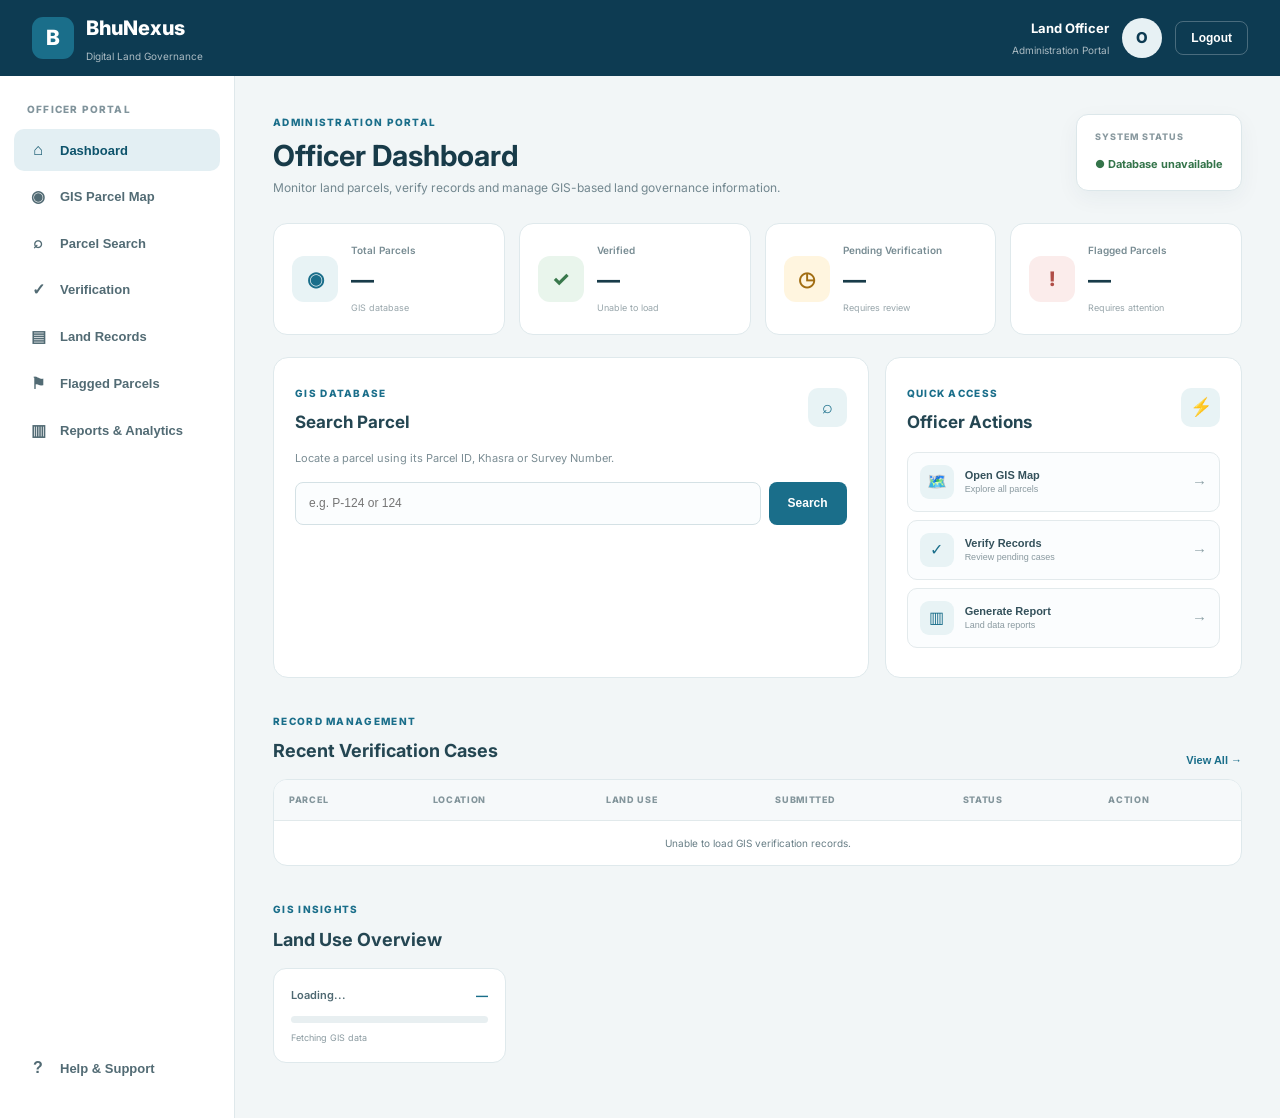
<file: docs/officer-dashboard.html>
<!DOCTYPE html><html lang="en"><head>
    <meta charset="UTF-8" />
    <meta name="viewport" content="width=device-width, initial-scale=1.0" /><title>BhuNexus — Officer Dashboard</title>

<link rel="preconnect" href="https://fonts.googleapis.com" />
<link rel="preconnect" href="https://fonts.gstatic.com" crossorigin />

<link href="https://fonts.googleapis.com/css2?family=Inter:wght@300;400;500;600;700;800&display=swap"
    rel="stylesheet" />

<link rel="stylesheet" href="css/style.css" />

</head><body class="officer-dashboard-page"><!-- =====================================================
     TOP NAVBAR
     ===================================================== -->

<header class="officer-navbar">

    <a href="index.html" class="officer-brand">

        <div class="officer-brand-icon">
            B
        </div>

        <div>
            <div class="officer-brand-name">
                BhuNexus
            </div>

            <div class="officer-brand-subtitle">
                Digital Land Governance
            </div>
        </div>

    </a>


    <div class="officer-user-area">

        <div class="officer-user-info">

            <strong>
                Land Officer
            </strong>

            <span>
                Administration Portal
            </span>

        </div>


        <div class="officer-avatar">
            O
        </div>


        <button class="officer-logout" id="officerLogoutBtn" type="button">
            Logout
        </button>

    </div>

</header>



<!-- =====================================================
     MAIN LAYOUT
     ===================================================== -->

<main class="officer-layout">


    <!-- =================================================
         SIDEBAR
         ================================================= -->

    <aside class="officer-sidebar">

        <div class="officer-sidebar-label">
            OFFICER PORTAL
        </div>


        <button class="officer-nav-item active" type="button" id="officerDashboardBtn">
            <span>⌂</span>
            Dashboard
        </button>


        <button class="officer-nav-item" id="officerMapBtn" type="button">
            <span>◉</span>
            GIS Parcel Map
        </button>


        <button class="officer-nav-item" id="officerSearchBtn" type="button">
            <span>⌕</span>
            Parcel Search
        </button>


        <button class="officer-nav-item" id="officerVerificationBtn" type="button">
            <span>✓</span>
            Verification
        </button>


        <button class="officer-nav-item" id="officerRecordsBtn" type="button">
            <span>▤</span>
            Land Records
        </button>


        <button class="officer-nav-item" id="officerFlaggedBtn" type="button">
            <span>⚑</span>
            Flagged Parcels
        </button>


        <button class="officer-nav-item" id="officerReportsBtn" type="button">
            <span>▥</span>
            Reports & Analytics
        </button>


        <div class="officer-sidebar-bottom">

            <button class="officer-nav-item" id="officerHelpBtn" type="button">
                <span>?</span>
                Help & Support
            </button>

        </div>

    </aside>



    <!-- =================================================
         CONTENT
         ================================================= -->

    <section class="officer-content">


        <!-- HEADER -->

        <div class="officer-page-header">

            <div>

                <span class="officer-kicker">
                    ADMINISTRATION PORTAL
                </span>

                <h1>
                    Officer Dashboard
                </h1>

                <p>
                    Monitor land parcels, verify records and manage
                    GIS-based land governance information.
                </p>

            </div>


            <div class="officer-date-card">

                <span>
                    SYSTEM STATUS
                </span>

                <strong id="systemStatus">
                    ● Connecting...
                </strong>

            </div>

        </div>



        <!-- =================================================
             STAT CARDS
             ================================================= -->

        <div class="officer-stats">


            <div class="officer-stat-card">

                <div class="officer-stat-icon">
                    ◉
                </div>

                <div>

                    <span>
                        Total Parcels
                    </span>

                    <strong id="totalParcels">
                        —
                    </strong>

                    <small>
                        GIS database
                    </small>

                </div>

            </div>



            <div class="officer-stat-card">

                <div class="officer-stat-icon verified-icon">
                    ✓
                </div>

                <div>

                    <span>
                        Verified
                    </span>

                    <strong id="verifiedParcels">
                        —
                    </strong>

                    <small id="verifiedPercentage">
                        Loading...
                    </small>

                </div>

            </div>



            <div class="officer-stat-card">

                <div class="officer-stat-icon pending-icon">
                    ◷
                </div>

                <div>

                    <span>
                        Pending Verification
                    </span>

                    <strong id="pendingParcels">
                        —
                    </strong>

                    <small>
                        Requires review
                    </small>

                </div>

            </div>



            <div class="officer-stat-card">

                <div class="officer-stat-icon flagged-icon">
                    !
                </div>

                <div>

                    <span>
                        Flagged Parcels
                    </span>

                    <strong id="flaggedParcels">
                        —
                    </strong>

                    <small>
                        Requires attention
                    </small>

                </div>

            </div>

        </div>



        <!-- =================================================
             SEARCH + QUICK ACTIONS
             ================================================= -->

        <div class="officer-main-grid">


            <!-- PARCEL SEARCH -->

            <div class="officer-panel officer-search-panel" id="parcelSearchSection">

                <div class="officer-panel-heading">

                    <div>

                        <span class="officer-panel-kicker">
                            GIS DATABASE
                        </span>

                        <h2>
                            Search Parcel
                        </h2>

                    </div>

                    <span class="officer-panel-icon">
                        ⌕
                    </span>

                </div>


                <p class="officer-panel-description">
                    Locate a parcel using its Parcel ID,
                    Khasra or Survey Number.
                </p>


                <div class="officer-search-box">

                    <input type="text"
                        id="officerParcelSearch"
                        placeholder="e.g. P-124 or 124"
                        autocomplete="off" />

                    <button id="officerParcelSearchBtn" type="button">
                        Search
                    </button>

                </div>


                <div class="officer-search-result" id="officerSearchResult"></div>


            </div>



            <!-- QUICK ACTIONS -->

            <div class="officer-panel">

                <div class="officer-panel-heading">

                    <div>

                        <span class="officer-panel-kicker">
                            QUICK ACCESS
                        </span>

                        <h2>
                            Officer Actions
                        </h2>

                    </div>

                    <span class="officer-panel-icon">
                        ⚡
                    </span>

                </div>


                <div class="officer-actions">


                    <button class="officer-action" id="openOfficerMap" type="button">

                        <span>
                            🗺️
                        </span>

                        <div>

                            <strong>
                                Open GIS Map
                            </strong>

                            <small>
                                Explore all parcels
                            </small>

                        </div>

                        <b>
                            →
                        </b>

                    </button>



                    <button class="officer-action" id="openVerification" type="button">

                        <span>
                            ✓
                        </span>

                        <div>

                            <strong>
                                Verify Records
                            </strong>

                            <small>
                                Review pending cases
                            </small>

                        </div>

                        <b>
                            →
                        </b>

                    </button>



                    <button class="officer-action" id="openReports" type="button">

                        <span>
                            ▥
                        </span>

                        <div>

                            <strong>
                                Generate Report
                            </strong>

                            <small>
                                Land data reports
                            </small>

                        </div>

                        <b>
                            →
                        </b>

                    </button>


                </div>

            </div>

        </div>



        <!-- =================================================
             RECENT VERIFICATION CASES
             ================================================= -->

        <div class="officer-section">

            <div class="officer-section-heading">

                <div>

                    <span class="officer-panel-kicker">
                        RECORD MANAGEMENT
                    </span>

                    <h2>
                        Recent Verification Cases
                    </h2>

                </div>


                <button class="officer-view-all" id="viewAllVerification" type="button">
                    View All →
                </button>

            </div>



            <div class="officer-table-wrapper">

                <table class="officer-table">

                    <thead>

                        <tr>

                            <th>
                                Parcel
                            </th>

                            <th>
                                Location
                            </th>

                            <th>
                                Land Use
                            </th>

                            <th>
                                Submitted
                            </th>

                            <th>
                                Status
                            </th>

                            <th>
                                Action
                            </th>

                        </tr>

                    </thead>


                    <tbody id="verificationTableBody">

                        <tr>
                            <td colspan="6" style="text-align:center;">
                                Loading verification records...
                            </td>
                        </tr>

                    </tbody>

                </table>

            </div>

        </div>



        <!-- =================================================
             LAND USE OVERVIEW
             ================================================= -->

        <div class="officer-section">

            <div class="officer-section-heading">

                <div>

                    <span class="officer-panel-kicker">
                        GIS INSIGHTS
                    </span>

                    <h2>
                        Land Use Overview
                    </h2>

                </div>

            </div>


            <div class="land-use-grid" id="landUseGrid">

                <div class="land-use-card">

                    <div class="land-use-top">

                        <span>
                            Loading...
                        </span>

                        <strong>
                            —
                        </strong>

                    </div>

                    <div class="land-use-bar">
                        <span style="width:0%"></span>
                    </div>

                    <small>
                        Fetching GIS data
                    </small>

                </div>

            </div>

        </div>


    </section>

</main>



<!-- =====================================================
     OFFICER DASHBOARD JAVASCRIPT
     ===================================================== -->

<script>

const API_BASE =
"https://gis-bhunexus-backend.onrender.com/api";

/* =====================================================
GLOBAL PARCEL DATA
===================================================== */

let allParcels = [];

/* =====================================================
PAGE NAVIGATION
===================================================== */

function goTo(page) {
window.location.href = page;
}

/* =====================================================
GIS MAP
===================================================== */

document
.getElementById("officerMapBtn")
.addEventListener("click", function () {
goTo("index.html");
});

document
.getElementById("openOfficerMap")
.addEventListener("click", function () {
goTo("index.html");
});

/* =====================================================
PARCEL SEARCH SECTION
===================================================== */

document
.getElementById("officerSearchBtn")
.addEventListener("click", function () {

    const input =
        document.getElementById("officerParcelSearch");

    input.focus();

    input.scrollIntoView({
        behavior: "smooth",
        block: "center"
    });

});

/* =====================================================
OFFICER SIDEBAR
===================================================== */

document
.getElementById("officerDashboardBtn")
.addEventListener("click", function () {
goTo("officer-dashboard.html");
});

document
.getElementById("officerVerificationBtn")
.addEventListener("click", function () {
goTo("officer-verification.html");
});

document
.getElementById("officerRecordsBtn")
.addEventListener("click", function () {
goTo("officer-records.html");
});

document
.getElementById("officerFlaggedBtn")
.addEventListener("click", function () {
goTo("officer-flagged.html");
});

document
.getElementById("officerReportsBtn")
.addEventListener("click", function () {
goTo("officer-reports.html");
});

document
.getElementById("officerHelpBtn")
.addEventListener("click", function () {

    alert(
        "BhuNexus Help & Support\n\n" +
        "For parcel search, verification and land record assistance, " +
        "contact the system administrator."
    );

});

/* =====================================================
SAFE VALUE HELPER
===================================================== */

function getValue(parcel, keys, fallback = "—") {

for (const key of keys) {

    if (
        parcel &&
        parcel[key] !== undefined &&
        parcel[key] !== null &&
        String(parcel[key]).trim() !== ""
    ) {

        return parcel[key];

    }

}

return fallback;

}

/* =====================================================
NORMALIZE STATUS
===================================================== */

function normalizeStatus(parcel) {

const rawStatus =
    String(
        getValue(
            parcel,
            [
                "status",
                "verification_status",
                "verificationStatus",
                "record_status"
            ],
            ""
        )
    )
    .trim()
    .toLowerCase();


if (
    rawStatus.includes("flag")
) {
    return "flagged";
}


if (
    rawStatus.includes("pending") ||
    rawStatus.includes("review")
) {
    return "pending";
}


if (
    rawStatus.includes("verif") ||
    rawStatus.includes("register") ||
    rawStatus.includes("approved")
) {
    return "verified";
}


return "pending";

}

/* =====================================================
LOAD GIS DATABASE
===================================================== */

async function loadOfficerDashboard() {

const systemStatus =
    document.getElementById("systemStatus");


try {

    systemStatus.textContent =
        "● Connecting...";


    const response =
        await fetch(
            `${API_BASE}/parcels`
        );


    if (!response.ok) {
        throw new Error("Unable to load parcels");
    }


    const data =
        await response.json();


    allParcels =
        Array.isArray(data)
            ? data
            : (
                data.parcels ||
                data.data ||
                []
            );


    if (!Array.isArray(allParcels)) {
        allParcels = [];
    }


    systemStatus.textContent =
        "● Operational";


    updateStatistics();

    updateVerificationTable();

    updateLandUseOverview();


}

catch (error) {

    console.error(
        "Dashboard API error:",
        error
    );


    systemStatus.textContent =
        "● Database unavailable";


    document.getElementById("totalParcels").textContent =
        "—";


    document.getElementById("verifiedParcels").textContent =
        "—";


    document.getElementById("pendingParcels").textContent =
        "—";


    document.getElementById("flaggedParcels").textContent =
        "—";


    document.getElementById("verifiedPercentage").textContent =
        "Unable to load";


    document.getElementById("verificationTableBody").innerHTML = `
        <tr>
            <td colspan="6" style="text-align:center;">
                Unable to load GIS verification records.
            </td>
        </tr>
    `;

}

}

/* =====================================================
UPDATE STATISTICS
===================================================== */

function updateStatistics() {

const total =
    allParcels.length;


let verified = 0;
let pending = 0;
let flagged = 0;


allParcels.forEach(function(parcel) {

    const status =
        normalizeStatus(parcel);


    if (status === "verified") {
        verified++;
    }

    else if (status === "flagged") {
        flagged++;
    }

    else {
        pending++;
    }

});


document.getElementById("totalParcels").textContent =
    total;


document.getElementById("verifiedParcels").textContent =
    verified;


document.getElementById("pendingParcels").textContent =
    pending;


document.getElementById("flaggedParcels").textContent =
    flagged;


const percentage =
    total > 0
        ? Math.round((verified / total) * 100)
        : 0;


document.getElementById("verifiedPercentage").textContent =
    `${percentage}% of parcels`;

}

/* =====================================================
UPDATE VERIFICATION TABLE
===================================================== */

function updateVerificationTable() {

const tableBody =
    document.getElementById(
        "verificationTableBody"
    );


if (!allParcels.length) {

    tableBody.innerHTML = `
        <tr>
            <td colspan="6" style="text-align:center;">
                No parcel records available.
            </td>
        </tr>
    `;

    return;
}


const recentParcels =
    allParcels.slice(0, 4);


tableBody.innerHTML =
    recentParcels
        .map(function(parcel) {

            const parcelId =
                getValue(
                    parcel,
                    [
                        "parcel_id",
                        "id",
                        "parcelId"
                    ],
                    "Unknown"
                );


            const location =
                getValue(
                    parcel,
                    [
                        "location",
                        "village",
                        "village_name",
                        "area",
                        "district"
                    ],
                    "GIS Region"
                );


            const landUse =
                getValue(
                    parcel,
                    [
                        "land_use",
                        "landUse",
                        "land_type",
                        "type"
                    ],
                    "—"
                );


            const submitted =
                getValue(
                    parcel,
                    [
                        "submitted",
                        "submitted_date",
                        "submission_date",
                        "created_at",
                        "date"
                    ],
                    "—"
                );


            const status =
                normalizeStatus(parcel);


            const statusText =
                status.charAt(0).toUpperCase() +
                status.slice(1);


            const statusClass =
                status === "verified"
                    ? "verified"
                    : status === "flagged"
                        ? "flagged"
                        : "pending";


            return `

                <tr>

                    <td>
                        <strong>
                            ${escapeHTML(parcelId)}
                        </strong>
                    </td>

                    <td>
                        ${escapeHTML(location)}
                    </td>

                    <td>
                        ${escapeHTML(landUse)}
                    </td>

                    <td>
                        ${escapeHTML(submitted)}
                    </td>

                    <td>
                        <span class="officer-status ${statusClass}">
                            ${statusText}
                        </span>
                    </td>

                    <td>

                        <button
                            class="table-action"
                            type="button"
                            onclick="openParcel('${escapeAttribute(parcelId)}')"
                        >
                            View
                        </button>

                    </td>

                </tr>

            `;

        })
        .join("");

}

/* =====================================================
LAND USE OVERVIEW
===================================================== */

function updateLandUseOverview() {

const grid =
    document.getElementById(
        "landUseGrid"
    );


if (!allParcels.length) {

    grid.innerHTML = `
        <div class="land-use-card">
            <div class="land-use-top">
                <span>No data</span>
                <strong>0%</strong>
            </div>
            <div class="land-use-bar">
                <span style="width:0%"></span>
            </div>
            <small>No parcels available</small>
        </div>
    `;

    return;
}


const counts = {};


allParcels.forEach(function(parcel) {

    const landUse =
        String(
            getValue(
                parcel,
                [
                    "land_use",
                    "landUse",
                    "land_type",
                    "type"
                ],
                "Other"
            )
        )
        .trim();


    const normalized =
        landUse || "Other";


    counts[normalized] =
        (counts[normalized] || 0) + 1;

});


const sorted =
    Object.entries(counts)
        .sort(function(a, b) {
            return b[1] - a[1];
        })
        .slice(0, 4);


grid.innerHTML =
    sorted
        .map(function(entry) {

            const name =
                entry[0];

            const count =
                entry[1];


            const percentage =
                Math.round(
                    (count / allParcels.length) * 100
                );


            return `

                <div class="land-use-card">

                    <div class="land-use-top">

                        <span>
                            ${escapeHTML(name)}
                        </span>

                        <strong>
                            ${percentage}%
                        </strong>

                    </div>

                    <div class="land-use-bar">

                        <span
                            style="width:${percentage}%"
                        ></span>

                    </div>

                    <small>
                        ${count} parcels
                    </small>

                </div>

            `;

        })
        .join("");

}

/* =====================================================
HTML SAFETY
===================================================== */

function escapeHTML(value) {

return String(value)
    .replace(/&/g, "&amp;")
    .replace(/</g, "&lt;")
    .replace(/>/g, "&gt;")
    .replace(/"/g, "&quot;")
    .replace(/'/g, "&#039;");

}

function escapeAttribute(value) {

return String(value)
    .replace(/\\/g, "\\\\")
    .replace(/'/g, "\\'");

}

/* =====================================================
PARCEL SEARCH
===================================================== */

async function searchOfficerParcel() {

const input =
    document.getElementById(
        "officerParcelSearch"
    );


const resultBox =
    document.getElementById(
        "officerSearchResult"
    );


const value =
    input.value.trim();


if (!value) {

    resultBox.innerHTML =
        "Please enter a Parcel ID, Khasra or Survey Number.";

    resultBox.className =
        "officer-search-result error";

    input.focus();

    return;

}


resultBox.innerHTML =
    "Searching parcel...";


resultBox.className =
    "officer-search-result loading";


try {

    const response =
        await fetch(
            `${API_BASE}/parcels/search?q=${encodeURIComponent(value)}`
        );


    if (!response.ok) {
        throw new Error(
            "Search request failed"
        );
    }


    const data =
        await response.json();


    const parcels =
        Array.isArray(data)
            ? data
            : (
                data.parcels ||
                data.data ||
                []
            );


    if (!parcels.length) {

        resultBox.innerHTML =
            `No parcel found for "${escapeHTML(value)}".`;

        resultBox.className =
            "officer-search-result error";

        return;

    }


    const parcel =
        parcels[0];


    const parcelId =
        parcel.parcel_id ||
        parcel.id ||
        parcel.parcelId;


    resultBox.innerHTML = `

        <div class="officer-result-success">

            <div>

                <strong>
                    ${escapeHTML(parcelId)}
                </strong>

                <span>
                    Parcel located successfully
                </span>

            </div>

            <button
                type="button"
                onclick="openParcel('${escapeAttribute(parcelId)}')"
            >
                View on Map →
            </button>

        </div>

    `;


    resultBox.className =
        "officer-search-result success";

}

catch (error) {

    console.error(error);


    resultBox.innerHTML =
        "Unable to connect to the GIS database.";


    resultBox.className =
        "officer-search-result error";

}

}

/* SEARCH BUTTON */

document
.getElementById(
"officerParcelSearchBtn"
)
.addEventListener(
"click",
searchOfficerParcel
);

/* ENTER KEY */

document
.getElementById(
"officerParcelSearch"
)
.addEventListener(
"keydown",
function(event) {

        if (event.key === "Enter") {

            searchOfficerParcel();

        }

    }
);

/* =====================================================
OPEN PARCEL
===================================================== */

function openParcel(parcelId) {

window.location.href =
    `index.html?parcel=${encodeURIComponent(parcelId)}`;

}

/* =====================================================
VIEW ALL VERIFICATION
===================================================== */

document
.getElementById(
"viewAllVerification"
)
.addEventListener(
"click",
function() {

        goTo(
            "officer-verification.html"
        );

    }
);

/* =====================================================
QUICK ACTIONS
===================================================== */

document
.getElementById(
"openVerification"
)
.addEventListener(
"click",
function() {

        goTo(
            "officer-verification.html"
        );

    }
);

document
.getElementById(
"openReports"
)
.addEventListener(
"click",
function() {

        goTo(
            "officer-reports.html"
        );

    }
);

/* =====================================================
LOGOUT
===================================================== */

document
.getElementById(
"officerLogoutBtn"
)
.addEventListener(
"click",
function() {

        sessionStorage.removeItem(
            "bhunexusMapSource"
        );

        window.location.href =
            "index.html";

    }
);

/* =====================================================
START DASHBOARD
===================================================== */

loadOfficerDashboard();

</script></body></html>
</file>
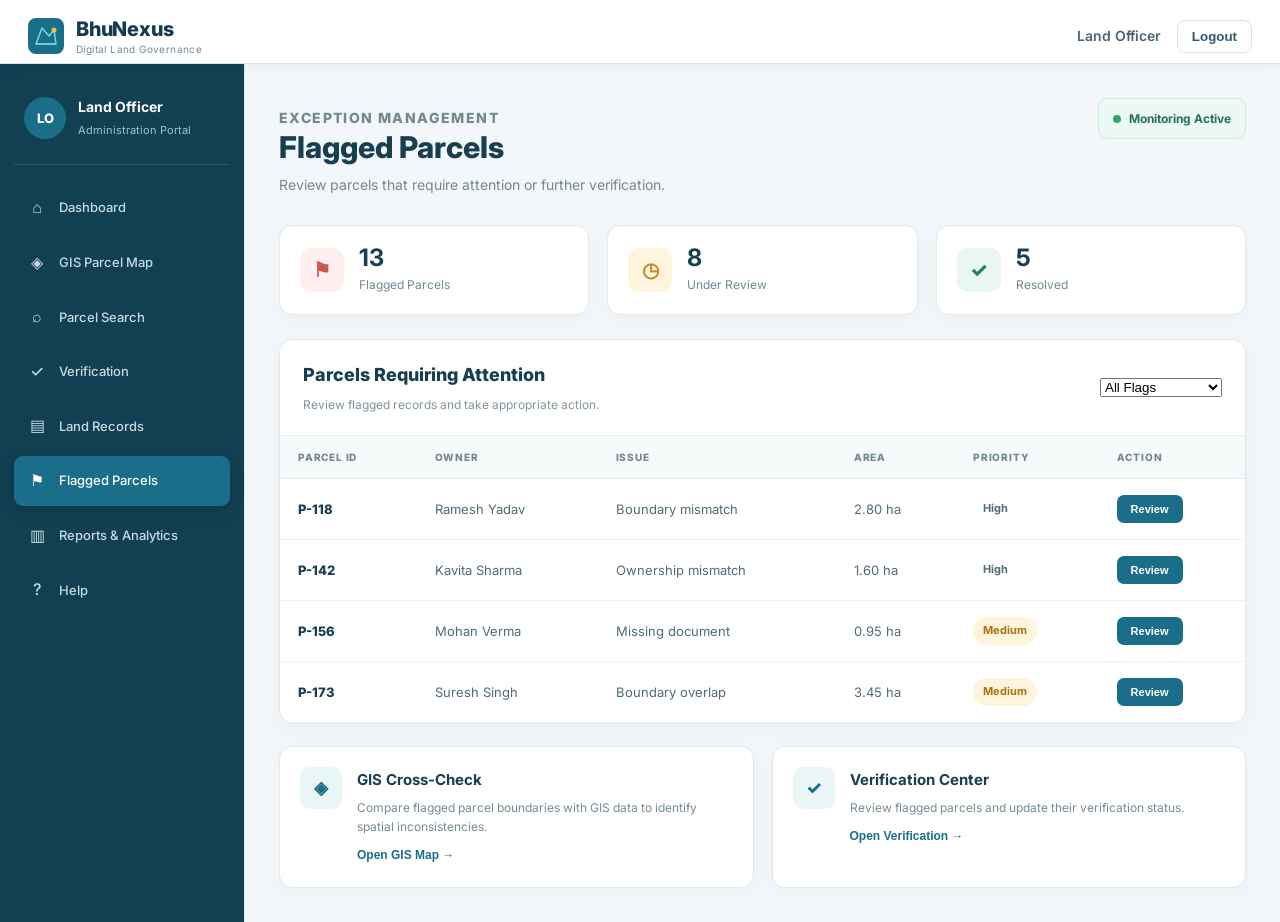
<file: docs/officer-flagged.html>
<!DOCTYPE html>
<html lang="en">

<head>
  <meta charset="UTF-8" />
  <meta name="viewport" content="width=device-width, initial-scale=1.0" />

  <title>BhuNexus — Flagged Parcels</title>

  <link rel="preconnect" href="https://fonts.googleapis.com" />
  <link rel="preconnect" href="https://fonts.gstatic.com" crossorigin />

  <link
    href="https://fonts.googleapis.com/css2?family=Inter:wght@300;400;500;600;700;800&display=swap"
    rel="stylesheet"
  />

  <link rel="stylesheet" href="css/style.css" />
</head>

<body class="dashboard-page officer-page">

  <header class="site-header dashboard-header">

    <div class="nav-inner">

      <a href="index.html" class="brand">

        <div class="brand-icon">
          <svg width="36" height="36" viewBox="0 0 36 36" fill="none">
            <rect width="36" height="36" rx="8" fill="#1a6e8a"/>
            <path
              d="M8 26 L14 10 L21 18 L26 12 L28 26 Z"
              fill="none"
              stroke="#7dd3e8"
              stroke-width="1.5"
              stroke-linejoin="round"
            />
            <circle cx="26" cy="12" r="2.5" fill="#f0c040"/>
            <line
              x1="8"
              y1="26"
              x2="28"
              y2="26"
              stroke="#7dd3e8"
              stroke-width="1.2"
            />
          </svg>
        </div>

        <div class="brand-text">
          <span class="brand-name">BhuNexus</span>
          <span class="brand-tagline">Digital Land Governance</span>
        </div>

      </a>

      <div class="dashboard-user">
        <span>Land Officer</span>
        <button onclick="logout()">Logout</button>
      </div>

    </div>

  </header>


  <div class="dashboard-layout">

    <aside class="dashboard-sidebar officer-sidebar">

      <div class="sidebar-profile">

        <div class="profile-avatar">
          LO
        </div>

        <div>
          <strong>Land Officer</strong>
          <small>Administration Portal</small>
        </div>

      </div>


      <nav class="dashboard-nav">

        <a href="officer-dashboard.html">
          <span>⌂</span>
          Dashboard
        </a>

        <a href="index.html">
          <span>◈</span>
          GIS Parcel Map
        </a>

        <a href="officer-dashboard.html#parcelSearchSection">
          <span>⌕</span>
          Parcel Search
        </a>

        <a href="officer-verification.html">
          <span>✓</span>
          Verification
        </a>

        <a href="officer-records.html">
          <span>▤</span>
          Land Records
        </a>

        <a href="officer-flagged.html" class="active">
          <span>⚑</span>
          Flagged Parcels
        </a>

        <a href="officer-reports.html">
          <span>▥</span>
          Reports & Analytics
        </a>

        <a href="officer-dashboard.html#help">
          <span>?</span>
          Help
        </a>

      </nav>

    </aside>


    <main class="dashboard-main officer-main">

      <div class="dashboard-page-heading">

        <div>

          <p class="dashboard-eyebrow">
            EXCEPTION MANAGEMENT
          </p>

          <h1>
            Flagged Parcels
          </h1>

          <p>
            Review parcels that require attention or further verification.
          </p>

        </div>

        <div class="verification-status">
          <span class="status-dot"></span>
          Monitoring Active
        </div>

      </div>


      <section class="verification-stats">

        <div class="verification-stat">

          <span class="verification-stat-icon flagged">
            ⚑
          </span>

          <div>
            <strong>13</strong>
            <span>Flagged Parcels</span>
          </div>

        </div>


        <div class="verification-stat">

          <span class="verification-stat-icon pending">
            ◷
          </span>

          <div>
            <strong>8</strong>
            <span>Under Review</span>
          </div>

        </div>


        <div class="verification-stat">

          <span class="verification-stat-icon">
            ✓
          </span>

          <div>
            <strong>5</strong>
            <span>Resolved</span>
          </div>

        </div>

      </section>


      <section class="verification-panel">

        <div class="verification-panel-header">

          <div>
            <h2>Parcels Requiring Attention</h2>
            <p>Review flagged records and take appropriate action.</p>
          </div>

          <select id="flagFilter">

            <option value="all">
              All Flags
            </option>

            <option value="boundary">
              Boundary Issue
            </option>

            <option value="ownership">
              Ownership Issue
            </option>

            <option value="document">
              Document Issue
            </option>

          </select>

        </div>


        <div class="verification-table-wrap">

          <table class="verification-table">

            <thead>

              <tr>
                <th>Parcel ID</th>
                <th>Owner</th>
                <th>Issue</th>
                <th>Area</th>
                <th>Priority</th>
                <th>Action</th>
              </tr>

            </thead>


            <tbody id="flaggedTable">

              <tr data-type="boundary">

                <td>
                  <strong>P-118</strong>
                </td>

                <td>
                  Ramesh Yadav
                </td>

                <td>
                  Boundary mismatch
                </td>

                <td>
                  2.80 ha
                </td>

                <td>
                  <span class="verification-badge flagged">
                    High
                  </span>
                </td>

                <td>

                  <button
                    class="verify-btn"
                    onclick="viewParcel('P-118')"
                  >
                    Review
                  </button>

                </td>

              </tr>


              <tr data-type="ownership">

                <td>
                  <strong>P-142</strong>
                </td>

                <td>
                  Kavita Sharma
                </td>

                <td>
                  Ownership mismatch
                </td>

                <td>
                  1.60 ha
                </td>

                <td>
                  <span class="verification-badge flagged">
                    High
                  </span>
                </td>

                <td>

                  <button
                    class="verify-btn"
                    onclick="viewParcel('P-142')"
                  >
                    Review
                  </button>

                </td>

              </tr>


              <tr data-type="document">

                <td>
                  <strong>P-156</strong>
                </td>

                <td>
                  Mohan Verma
                </td>

                <td>
                  Missing document
                </td>

                <td>
                  0.95 ha
                </td>

                <td>
                  <span class="verification-badge pending">
                    Medium
                  </span>
                </td>

                <td>

                  <button
                    class="verify-btn"
                    onclick="viewParcel('P-156')"
                  >
                    Review
                  </button>

                </td>

              </tr>


              <tr data-type="boundary">

                <td>
                  <strong>P-173</strong>
                </td>

                <td>
                  Suresh Singh
                </td>

                <td>
                  Boundary overlap
                </td>

                <td>
                  3.45 ha
                </td>

                <td>
                  <span class="verification-badge pending">
                    Medium
                  </span>
                </td>

                <td>

                  <button
                    class="verify-btn"
                    onclick="viewParcel('P-173')"
                  >
                    Review
                  </button>

                </td>

              </tr>

            </tbody>

          </table>

        </div>

      </section>


      <section class="verification-info-grid">

        <div class="verification-info-card">

          <div class="info-card-icon">
            ◈
          </div>

          <div>

            <h3>
              GIS Cross-Check
            </h3>

            <p>
              Compare flagged parcel boundaries with GIS data
              to identify spatial inconsistencies.
            </p>

            <button onclick="openMap()">
              Open GIS Map →
            </button>

          </div>

        </div>


        <div class="verification-info-card">

          <div class="info-card-icon">
            ✓
          </div>

          <div>

            <h3>
              Verification Center
            </h3>

            <p>
              Review flagged parcels and update their
              verification status.
            </p>

            <button onclick="openVerification()">
              Open Verification →
            </button>

          </div>

        </div>

      </section>

    </main>

  </div>


  <script>

    function logout() {
      window.location.href = "index.html";
    }


    function openMap() {
      window.location.href = "index.html";
    }


    function openVerification() {
      window.location.href = "officer-verification.html";
    }


    function viewParcel(parcelId) {
      window.location.href =
        "index.html?parcel=" + encodeURIComponent(parcelId);
    }


    document
      .getElementById("flagFilter")
      .addEventListener("change", function () {

        const selected = this.value;

        const rows =
          document.querySelectorAll("#flaggedTable tr");

        rows.forEach(function (row) {

          if (selected === "all") {

            row.style.display = "";

            return;
          }

          row.style.display =
            row.dataset.type === selected
              ? ""
              : "none";

        });

      });

  </script>

</body>

</html>
</file>
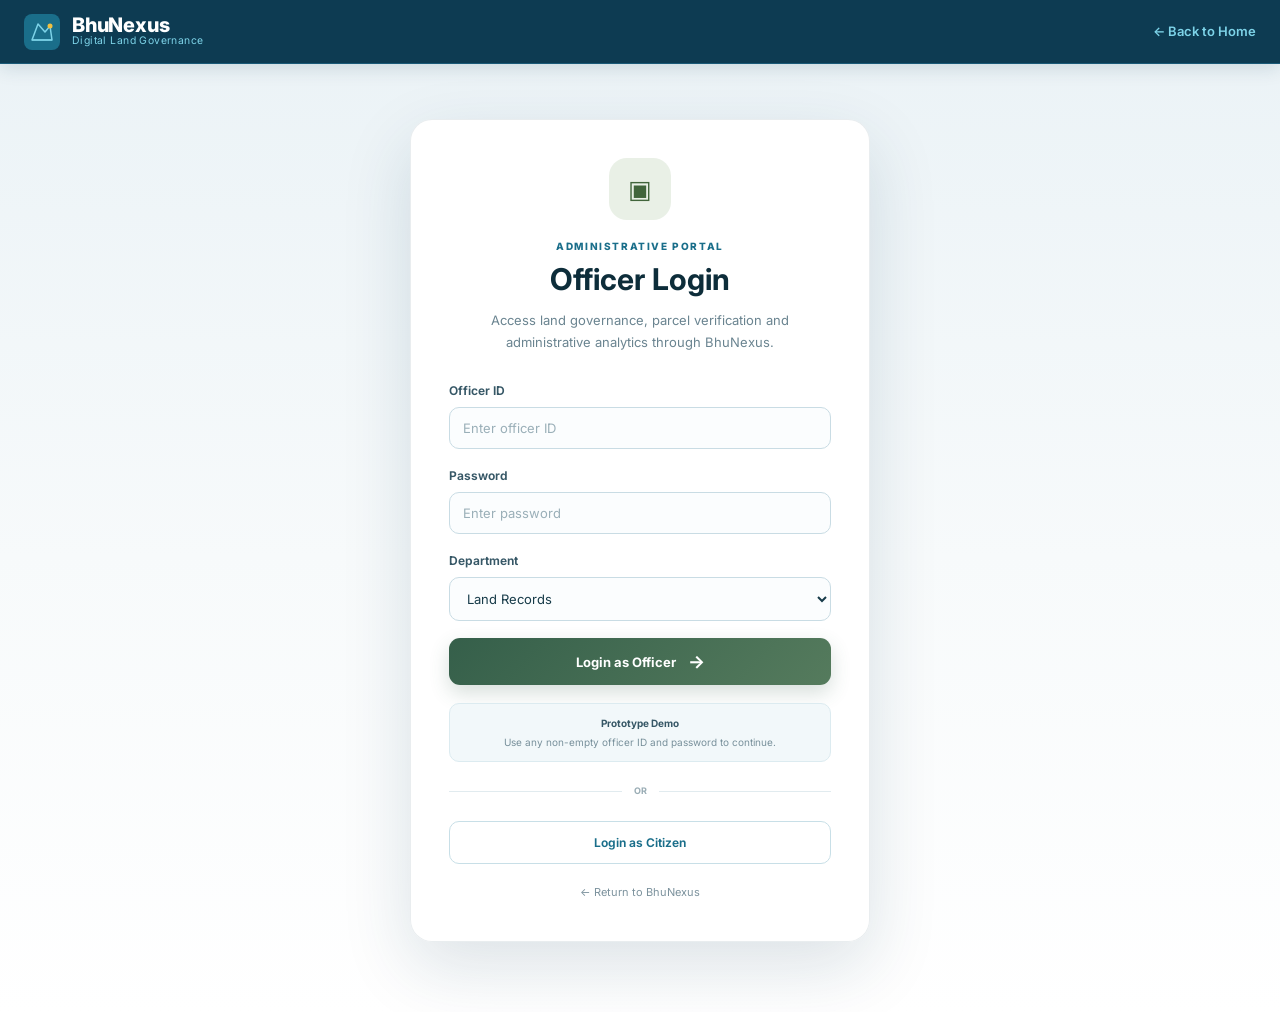
<file: docs/officer-login.html>
<!DOCTYPE html>
<html lang="en">

<head>
  <meta charset="UTF-8" />
  <meta name="viewport" content="width=device-width, initial-scale=1.0" />

  <title>BhuNexus — Officer Login</title>

  <link rel="preconnect" href="https://fonts.googleapis.com" />
  <link rel="preconnect" href="https://fonts.gstatic.com" crossorigin />

  <link
    href="https://fonts.googleapis.com/css2?family=Inter:wght@300;400;500;600;700&display=swap"
    rel="stylesheet"
  />

  <link rel="stylesheet" href="css/style.css" />
</head>

<body class="auth-page">

  <header class="site-header">

    <div class="nav-inner">

      <a href="index.html" class="brand" aria-label="BhuNexus Home">

        <div class="brand-icon" aria-hidden="true">

          <svg
            width="36"
            height="36"
            viewBox="0 0 36 36"
            fill="none"
            xmlns="http://www.w3.org/2000/svg"
          >

            <rect
              width="36"
              height="36"
              rx="8"
              fill="#1a6e8a"
            />

            <path
              d="M8 26 L14 10 L21 18 L26 12 L28 26 Z"
              fill="none"
              stroke="#7dd3e8"
              stroke-width="1.5"
              stroke-linejoin="round"
            />

            <circle
              cx="26"
              cy="12"
              r="2.5"
              fill="#f0c040"
            />

            <line
              x1="8"
              y1="26"
              x2="28"
              y2="26"
              stroke="#7dd3e8"
              stroke-width="1.2"
            />

          </svg>

        </div>

        <div class="brand-text">

          <span class="brand-name">
            BhuNexus
          </span>

          <span class="brand-tagline">
            Digital Land Governance
          </span>

        </div>

      </a>

      <a href="index.html" class="auth-home-link">
        ← Back to Home
      </a>

    </div>

  </header>


  <main class="auth-main">

    <section class="auth-card officer-auth-card">

      <div class="auth-icon officer-icon">
        <span>▣</span>
      </div>

      <p class="auth-eyebrow">
        ADMINISTRATIVE PORTAL
      </p>

      <h1>
        Officer Login
      </h1>

      <p class="auth-description">
        Access land governance, parcel verification and
        administrative analytics through BhuNexus.
      </p>


      <form id="officerLoginForm" class="auth-form">

        <div class="auth-field">

          <label for="officerId">
            Officer ID
          </label>

          <input
            type="text"
            id="officerId"
            placeholder="Enter officer ID"
            autocomplete="username"
            required
          />

        </div>


        <div class="auth-field">

          <label for="officerPassword">
            Password
          </label>

          <input
            type="password"
            id="officerPassword"
            placeholder="Enter password"
            autocomplete="current-password"
            required
          />

        </div>


        <div class="auth-field">

          <label for="department">
            Department
          </label>

          <select id="department">

            <option value="land-records">
              Land Records
            </option>

            <option value="revenue">
              Revenue Department
            </option>

            <option value="planning">
              Town Planning
            </option>

            <option value="registration">
              Registration
            </option>

          </select>

        </div>


        <button
          type="submit"
          class="auth-submit officer-submit"
        >

          Login as Officer

          <span>→</span>

        </button>

      </form>


      <div class="demo-login-note">

        <strong>Prototype Demo</strong>

        <span>
          Use any non-empty officer ID and password to continue.
        </span>

      </div>


      <div class="auth-divider">
        <span>OR</span>
      </div>


      <a href="citizen-login.html" class="switch-login">
        Login as Citizen
      </a>


      <a href="index.html" class="auth-back">
        ← Return to BhuNexus
      </a>

    </section>

  </main>


  <script>

    const officerLoginForm =
      document.getElementById("officerLoginForm");


    officerLoginForm.addEventListener("submit", function (event) {

      event.preventDefault();


      const officerId =
        document.getElementById("officerId").value.trim();

      const password =
        document.getElementById("officerPassword").value.trim();


      if (!officerId || !password) {

        alert("Please enter Officer ID and password.");

        return;
      }


      window.location.href = "officer-dashboard.html";

    });

  </script>

</body>

</html>
</file>
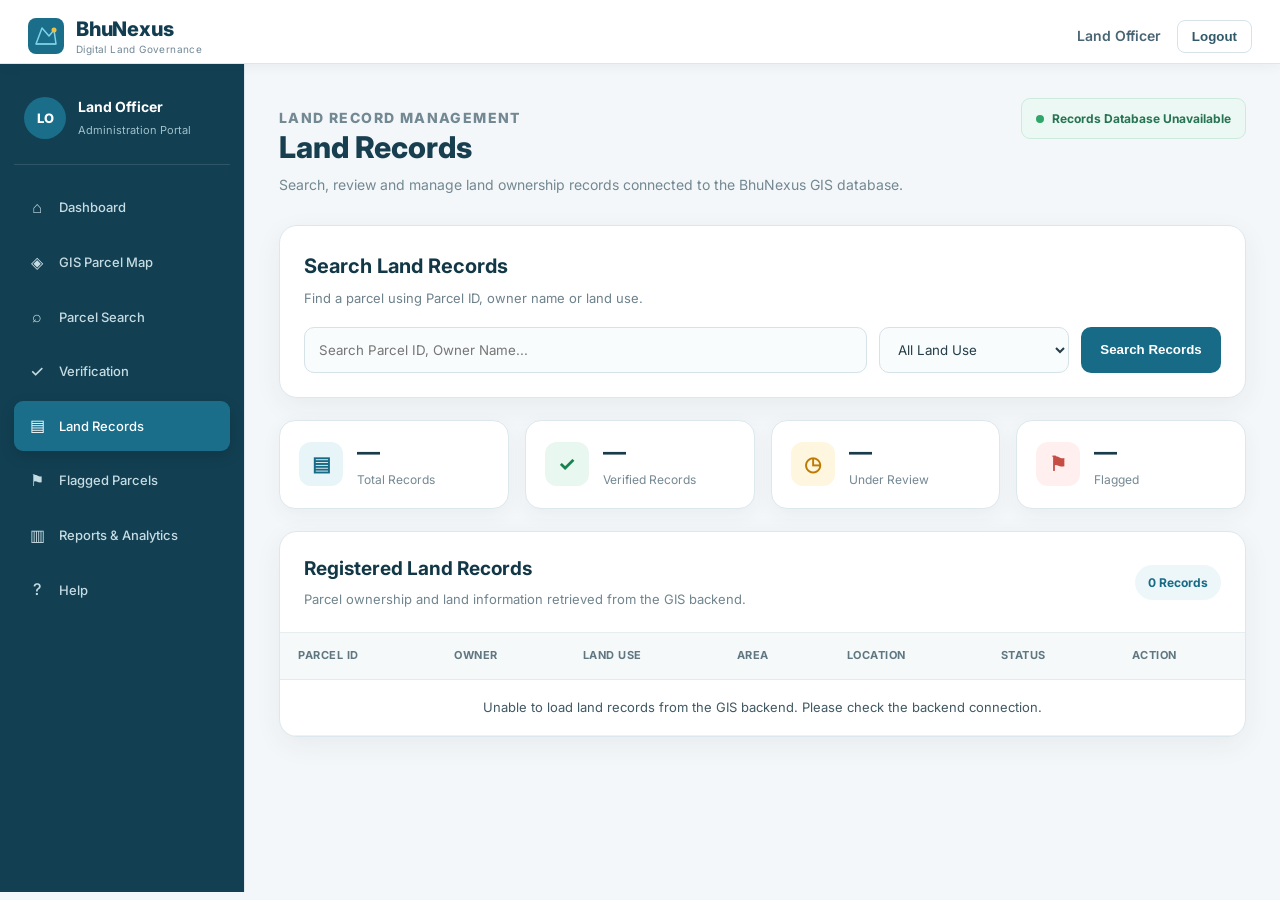
<file: docs/officer-records.html>
<!DOCTYPE html>
<html lang="en">

<head>
  <meta charset="UTF-8" />
  <meta name="viewport" content="width=device-width, initial-scale=1.0" />

  <title>BhuNexus — Land Records</title>

  <link rel="preconnect" href="https://fonts.googleapis.com" />
  <link rel="preconnect" href="https://fonts.gstatic.com" crossorigin />

  <link
    href="https://fonts.googleapis.com/css2?family=Inter:wght@300;400;500;600;700;800&display=swap"
    rel="stylesheet"
  />

  <link rel="stylesheet" href="css/style.css" />
</head>


<body class="dashboard-page officer-page records-page">


<header class="site-header dashboard-header">

  <div class="nav-inner">

    <a href="index.html" class="brand">

      <div class="brand-icon">

        <svg width="36" height="36" viewBox="0 0 36 36" fill="none">

          <rect
            width="36"
            height="36"
            rx="8"
            fill="#1a6e8a"
          />

          <path
            d="M8 26 L14 10 L21 18 L26 12 L28 26 Z"
            fill="none"
            stroke="#7dd3e8"
            stroke-width="1.5"
            stroke-linejoin="round"
          />

          <circle
            cx="26"
            cy="12"
            r="2.5"
            fill="#f0c040"
          />

          <line
            x1="8"
            y1="26"
            x2="28"
            y2="26"
            stroke="#7dd3e8"
            stroke-width="1.2"
          />

        </svg>

      </div>


      <div class="brand-text">

        <span class="brand-name">
          BhuNexus
        </span>

        <span class="brand-tagline">
          Digital Land Governance
        </span>

      </div>

    </a>


    <div class="dashboard-user">

      <span>
        Land Officer
      </span>

      <button
        onclick="logout()"
        type="button"
      >
        Logout
      </button>

    </div>

  </div>

</header>



<div class="dashboard-layout">


  <!-- =====================================================
       SIDEBAR
       ===================================================== -->

  <aside class="dashboard-sidebar officer-sidebar">

    <div class="sidebar-profile">

      <div class="profile-avatar">
        LO
      </div>

      <div>

        <strong>
          Land Officer
        </strong>

        <small>
          Administration Portal
        </small>

      </div>

    </div>


    <nav class="dashboard-nav">

      <a href="officer-dashboard.html">
        <span>⌂</span>
        Dashboard
      </a>


      <a href="index.html">
        <span>◈</span>
        GIS Parcel Map
      </a>


      <a href="officer-dashboard.html#parcelSearchSection">
        <span>⌕</span>
        Parcel Search
      </a>


      <a href="officer-verification.html">
        <span>✓</span>
        Verification
      </a>


      <a
        href="officer-records.html"
        class="active"
      >
        <span>▤</span>
        Land Records
      </a>


      <a href="officer-flagged.html">
        <span>⚑</span>
        Flagged Parcels
      </a>


      <a href="officer-reports.html">
        <span>▥</span>
        Reports & Analytics
      </a>


      <a href="officer-dashboard.html#help">
        <span>?</span>
        Help
      </a>

    </nav>

  </aside>



  <!-- =====================================================
       MAIN CONTENT
       ===================================================== -->

  <main class="dashboard-main officer-main">


    <div class="dashboard-page-heading">

      <div>

        <p class="dashboard-eyebrow">
          LAND RECORD MANAGEMENT
        </p>

        <h1>
          Land Records
        </h1>

        <p>
          Search, review and manage land ownership records
          connected to the BhuNexus GIS database.
        </p>

      </div>


      <div class="verification-status">

        <span class="status-dot"></span>

        <span id="recordsSystemStatus">
          Connecting to Records Database...
        </span>

      </div>

    </div>



    <!-- =====================================================
         SEARCH
         ===================================================== -->

    <section class="records-search-panel">

      <div class="records-search-title">

        <h2>
          Search Land Records
        </h2>

        <p>
          Find a parcel using Parcel ID, owner name or land use.
        </p>

      </div>


      <div class="records-search-box">

        <input
          type="text"
          id="recordSearch"
          placeholder="Search Parcel ID, Owner Name..."
          autocomplete="off"
        />


        <select id="recordType">

          <option value="all">
            All Land Use
          </option>

          <option value="Agricultural">
            Agricultural
          </option>

          <option value="Residential">
            Residential
          </option>

          <option value="Commercial">
            Commercial
          </option>

          <option value="Mixed Use">
            Mixed Use
          </option>

        </select>


        <button
          onclick="searchRecords()"
          type="button"
        >
          Search Records
        </button>

      </div>

    </section>



    <!-- =====================================================
         SUMMARY
         ===================================================== -->

    <section class="records-summary-grid">


      <div class="records-summary-card">

        <span class="records-summary-icon">
          ▤
        </span>

        <div>

          <strong id="totalRecords">
            —
          </strong>

          <span>
            Total Records
          </span>

        </div>

      </div>



      <div class="records-summary-card">

        <span class="records-summary-icon verified">
          ✓
        </span>

        <div>

          <strong id="verifiedRecords">
            —
          </strong>

          <span>
            Verified Records
          </span>

        </div>

      </div>



      <div class="records-summary-card">

        <span class="records-summary-icon pending">
          ◷
        </span>

        <div>

          <strong id="pendingRecords">
            —
          </strong>

          <span>
            Under Review
          </span>

        </div>

      </div>



      <div class="records-summary-card">

        <span class="records-summary-icon flagged">
          ⚑
        </span>

        <div>

          <strong id="flaggedRecords">
            —
          </strong>

          <span>
            Flagged
          </span>

        </div>

      </div>


    </section>



    <!-- =====================================================
         RECORDS TABLE
         ===================================================== -->

    <section class="records-panel">


      <div class="records-panel-header">

        <div>

          <h2>
            Registered Land Records
          </h2>

          <p>
            Parcel ownership and land information retrieved
            from the GIS backend.
          </p>

        </div>


        <span
          class="records-count"
          id="recordsCount"
        >
          Loading...
        </span>

      </div>



      <div class="records-table-wrap">

        <table class="records-table">

          <thead>

            <tr>

              <th>
                Parcel ID
              </th>

              <th>
                Owner
              </th>

              <th>
                Land Use
              </th>

              <th>
                Area
              </th>

              <th>
                Location
              </th>

              <th>
                Status
              </th>

              <th>
                Action
              </th>

            </tr>

          </thead>


          <tbody id="recordsTable">

            <tr>

              <td colspan="7" style="text-align:center;">
                Loading land records...
              </td>

            </tr>

          </tbody>

        </table>

      </div>

    </section>


  </main>

</div>



<script>

/* =========================================================
   BhuNexus Backend
   ========================================================= */

const API_BASE =
  "https://gis-bhunexus-backend.onrender.com/api";


/* =========================================================
   LOGOUT
   ========================================================= */

function logout() {

  window.location.href =
    "index.html";

}


/* =========================================================
   VIEW PARCEL ON GIS MAP
   ========================================================= */

function viewRecord(parcelId) {

  window.location.href =
    "index.html?parcel=" +
    encodeURIComponent(parcelId);

}


/* =========================================================
   GLOBAL RECORD DATA
   ========================================================= */

let allRecords = [];


/* =========================================================
   NORMALIZE BACKEND RECORD
   Handles different possible backend field names.
   ========================================================= */

function normalizeRecord(parcel) {

  const parcelId =
    parcel.parcel_id ??
    parcel.id ??
    parcel.parcelId ??
    "Unknown";


  const owner =
    parcel.owner ??
    parcel.owner_name ??
    parcel.ownerName ??
    parcel.name ??
    "Not Available";


  const landUse =
    parcel.land_use ??
    parcel.landUse ??
    parcel.land_type ??
    parcel.landType ??
    "Not Available";


  const area =
    parcel.area ??
    parcel.area_hectares ??
    parcel.area_ha ??
    "—";


  const location =
    parcel.location ??
    parcel.village ??
    parcel.district ??
    parcel.address ??
    "—";


  let status =
    parcel.status ??
    parcel.verification_status ??
    parcel.verificationStatus ??
    "Verified";


  status =
    String(status);


  return {

    parcelId:
      String(parcelId),

    owner:
      String(owner),

    landUse:
      String(landUse),

    area:
      String(area),

    location:
      String(location),

    status:
      status

  };

}


/* =========================================================
   STATUS NORMALIZATION
   ========================================================= */

function normalizeStatus(status) {

  const value =
    String(status)
      .toLowerCase()
      .trim();


  if (
    value.includes("flag")
  ) {

    return "flagged";

  }


  if (
    value.includes("pending") ||
    value.includes("review") ||
    value.includes("under")
  ) {

    return "pending";

  }


  return "verified";

}


/* =========================================================
   FORMAT AREA
   ========================================================= */

function formatArea(area) {

  if (
    area === null ||
    area === undefined ||
    area === ""
  ) {

    return "—";

  }


  const number =
    Number(area);


  if (
    !Number.isNaN(number)
  ) {

    return number.toFixed(2) + " ha";

  }


  const text =
    String(area);


  if (
    text.toLowerCase().includes("ha")
  ) {

    return text;

  }


  return text;

}


/* =========================================================
   LOAD RECORDS FROM BACKEND
   ========================================================= */

async function loadRecords() {

  const table =
    document.getElementById("recordsTable");

  const statusText =
    document.getElementById(
      "recordsSystemStatus"
    );


  table.innerHTML = `
    <tr>
      <td colspan="7" style="text-align:center;">
        Loading land records from GIS database...
      </td>
    </tr>
  `;


  try {

    const response =
      await fetch(
        `${API_BASE}/parcels`
      );


    if (!response.ok) {

      throw new Error(
        "Backend returned " +
        response.status
      );

    }


    const data =
      await response.json();


    let parcels = [];


    if (
      Array.isArray(data)
    ) {

      parcels = data;

    }

    else if (
      Array.isArray(data.parcels)
    ) {

      parcels =
        data.parcels;

    }

    else if (
      Array.isArray(data.data)
    ) {

      parcels =
        data.data;

    }


    allRecords =
      parcels.map(
        normalizeRecord
      );


    renderRecords(
      allRecords
    );


    updateSummary(
      allRecords
    );


    statusText.textContent =
      "Records Database Online";


  }

  catch (error) {

    console.error(
      "Records API Error:",
      error
    );


    statusText.textContent =
      "Records Database Unavailable";


    table.innerHTML = `
      <tr>
        <td colspan="7" style="text-align:center;">
          Unable to load land records from the GIS backend.
          Please check the backend connection.
        </td>
      </tr>
    `;


    document.getElementById(
      "recordsCount"
    ).textContent =
      "0 Records";

  }

}


/* =========================================================
   RENDER RECORDS
   ========================================================= */

function renderRecords(records) {

  const table =
    document.getElementById(
      "recordsTable"
    );


  if (
    !records.length
  ) {

    table.innerHTML = `
      <tr>
        <td colspan="7" style="text-align:center;">
          No land records found.
        </td>
      </tr>
    `;


    document.getElementById(
      "recordsCount"
    ).textContent =
      "0 Records";


    return;

  }


  table.innerHTML =
    records.map(
      function(record) {

        const status =
          normalizeStatus(
            record.status
          );


        const statusLabel =
          status.charAt(0).toUpperCase() +
          status.slice(1);


        return `

          <tr
            data-type="${escapeHtml(record.landUse)}"
            data-status="${status}"
          >

            <td>
              <strong>
                ${escapeHtml(record.parcelId)}
              </strong>
            </td>


            <td>
              ${escapeHtml(record.owner)}
            </td>


            <td>
              ${escapeHtml(record.landUse)}
            </td>


            <td>
              ${escapeHtml(
                formatArea(record.area)
              )}
            </td>


            <td>
              ${escapeHtml(record.location)}
            </td>


            <td>

              <span
                class="record-badge ${status}"
              >
                ${statusLabel}
              </span>

            </td>


            <td>

              <button
                class="record-view-btn"
                type="button"
                onclick="viewRecord('${escapeAttribute(record.parcelId)}')"
              >
                View
              </button>

            </td>

          </tr>

        `;

      }
    ).join("");


  document.getElementById(
    "recordsCount"
  ).textContent =
    records.length +
    (
      records.length === 1
        ? " Record"
        : " Records"
    );

}


/* =========================================================
   UPDATE SUMMARY
   ========================================================= */

function updateSummary(records) {

  const total =
    records.length;


  let verified = 0;
  let pending = 0;
  let flagged = 0;


  records.forEach(
    function(record) {

      const status =
        normalizeStatus(
          record.status
        );


      if (
        status === "verified"
      ) {

        verified++;

      }

      else if (
        status === "pending"
      ) {

        pending++;

      }

      else if (
        status === "flagged"
      ) {

        flagged++;

      }

    }
  );


  document.getElementById(
    "totalRecords"
  ).textContent =
    total;


  document.getElementById(
    "verifiedRecords"
  ).textContent =
    verified;


  document.getElementById(
    "pendingRecords"
  ).textContent =
    pending;


  document.getElementById(
    "flaggedRecords"
  ).textContent =
    flagged;

}


/* =========================================================
   SEARCH RECORDS
   ========================================================= */

function searchRecords() {

  const search =
    document
      .getElementById(
        "recordSearch"
      )
      .value
      .toLowerCase()
      .trim();


  const type =
    document.getElementById(
      "recordType"
    ).value;


  const filtered =
    allRecords.filter(
      function(record) {

        const searchableText =
          (
            record.parcelId +
            " " +
            record.owner +
            " " +
            record.landUse +
            " " +
            record.location
          )
            .toLowerCase();


        const matchesSearch =
          search === "" ||
          searchableText.includes(
            search
          );


        const matchesType =
          type === "all" ||
          record.landUse.toLowerCase() ===
            type.toLowerCase();


        return (
          matchesSearch &&
          matchesType
        );

      }
    );


  renderRecords(
    filtered
  );

}


/* =========================================================
   ENTER KEY SEARCH
   ========================================================= */

document
  .getElementById(
    "recordSearch"
  )
  .addEventListener(
    "keydown",
    function(event) {

      if (
        event.key === "Enter"
      ) {

        searchRecords();

      }

    }
  );


/* =========================================================
   ESCAPE HTML
   ========================================================= */

function escapeHtml(value) {

  return String(value)
    .replace(
      /&/g,
      "&amp;"
    )
    .replace(
      /</g,
      "&lt;"
    )
    .replace(
      />/g,
      "&gt;"
    )
    .replace(
      /"/g,
      "&quot;"
    )
    .replace(
      /'/g,
      "&#039;"
    );

}


/* =========================================================
   ESCAPE ATTRIBUTE
   ========================================================= */

function escapeAttribute(value) {

  return String(value)
    .replace(
      /\\/g,
      "\\\\"
    )
    .replace(
      /'/g,
      "\\'"
    );

}


/* =========================================================
   INITIAL LOAD
   ========================================================= */

loadRecords();

</script>


</body>

</html>
</file>
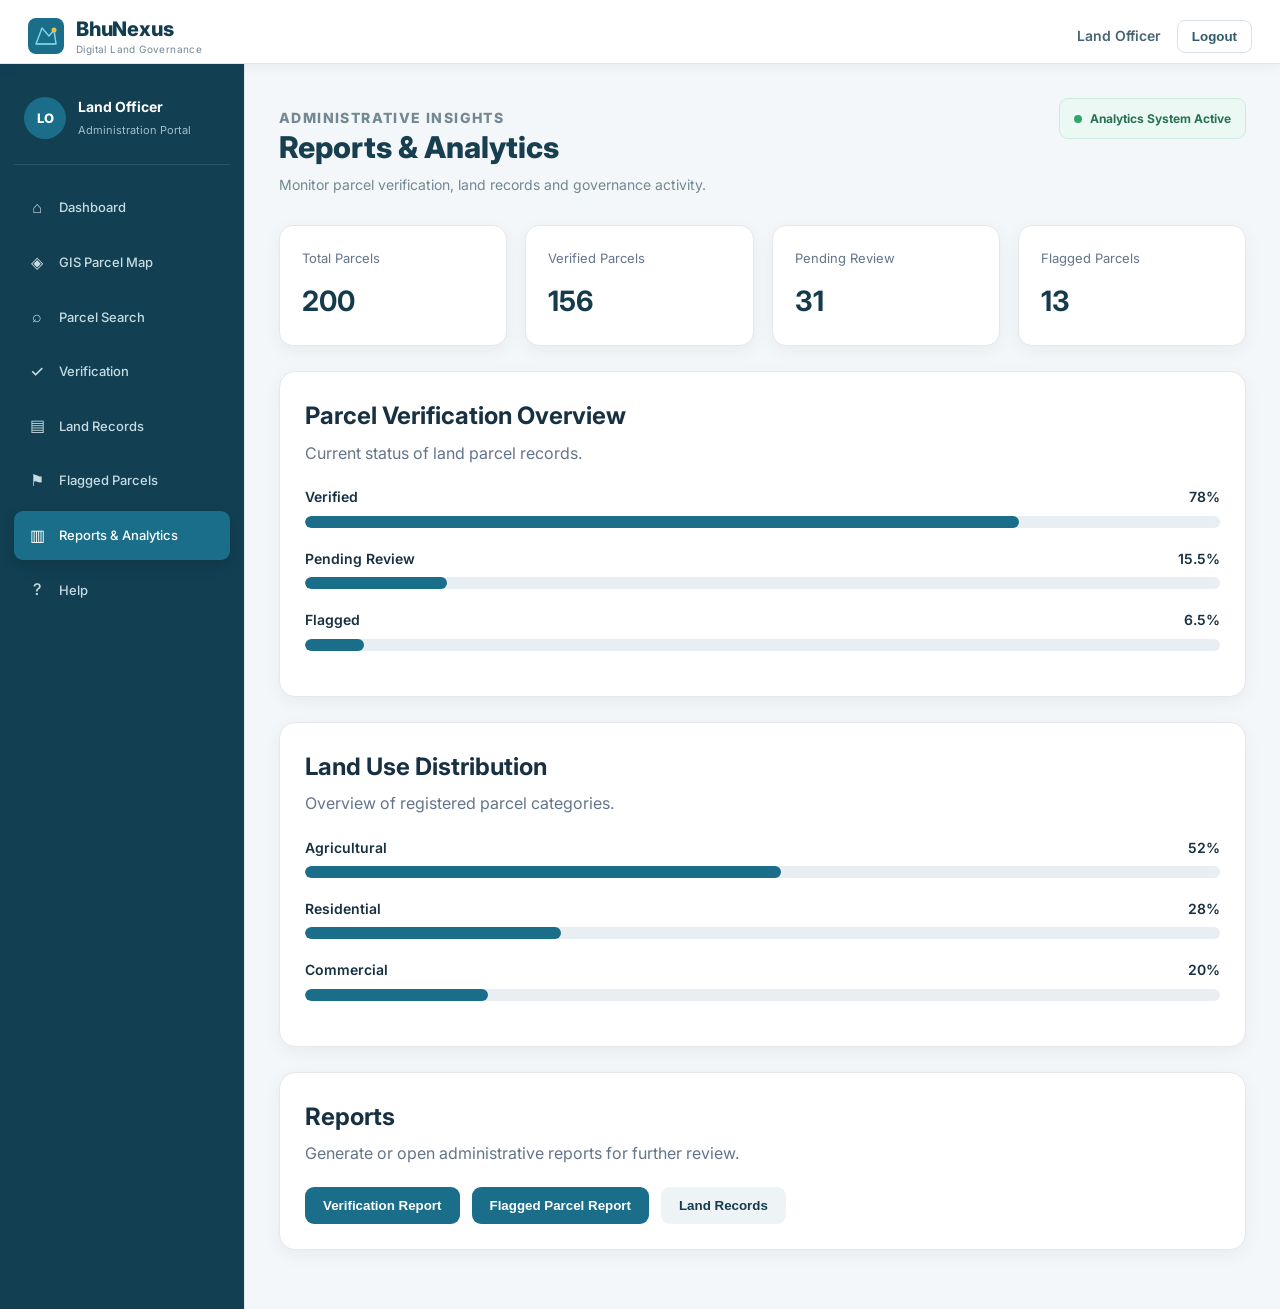
<file: docs/officer-reports.html>
<!DOCTYPE html><html lang="en">
<head>
  <meta charset="UTF-8">
  <meta name="viewport" content="width=device-width, initial-scale=1.0">
  <title>BhuNexus — Reports & Analytics</title>  <link rel="preconnect" href="https://fonts.googleapis.com">
  <link rel="preconnect" href="https://fonts.gstatic.com" crossorigin>
  <link href="https://fonts.googleapis.com/css2?family=Inter:wght@300;400;500;600;700;800&display=swap" rel="stylesheet">  <link rel="stylesheet" href="css/style.css">  <style>
    .reports-grid {
      display: grid;
      grid-template-columns: repeat(4, 1fr);
      gap: 18px;
      margin: 25px 0;
    }

    .report-card {
      background: #fff;
      border: 1px solid #e5e7eb;
      border-radius: 14px;
      padding: 22px;
      box-shadow: 0 5px 18px rgba(0,0,0,.05);
    }

    .report-card span {
      display: block;
      color: #64748b;
      font-size: 13px;
      margin-bottom: 10px;
    }

    .report-card strong {
      font-size: 28px;
      color: #163b4d;
    }

    .report-panel {
      background: #fff;
      border: 1px solid #e5e7eb;
      border-radius: 16px;
      padding: 25px;
      margin-bottom: 25px;
      box-shadow: 0 5px 18px rgba(0,0,0,.05);
    }

    .report-panel h2 {
      margin-bottom: 5px;
    }

    .report-panel p {
      color: #64748b;
    }

    .bar-row {
      margin: 20px 0;
    }

    .bar-label {
      display: flex;
      justify-content: space-between;
      margin-bottom: 7px;
      font-size: 14px;
      font-weight: 600;
    }

    .bar-bg {
      height: 12px;
      background: #e8eef2;
      border-radius: 20px;
      overflow: hidden;
    }

    .bar-fill {
      height: 100%;
      border-radius: 20px;
      background: #1a6e8a;
    }

    .report-actions {
      display: flex;
      gap: 12px;
      margin-top: 20px;
      flex-wrap: wrap;
    }

    .report-actions button {
      border: none;
      padding: 11px 18px;
      border-radius: 9px;
      cursor: pointer;
      background: #1a6e8a;
      color: white;
      font-weight: 600;
    }

    .report-actions button.secondary {
      background: #eef3f5;
      color: #163b4d;
    }

    @media (max-width: 900px) {
      .reports-grid {
        grid-template-columns: repeat(2, 1fr);
      }
    }

    @media (max-width: 550px) {
      .reports-grid {
        grid-template-columns: 1fr;
      }
    }
  </style></head><body class="dashboard-page officer-page"><header class="site-header dashboard-header">
  <div class="nav-inner"><a href="index.html" class="brand">
  <div class="brand-icon">
    <svg width="36" height="36" viewBox="0 0 36 36" fill="none">
      <rect width="36" height="36" rx="8" fill="#1a6e8a"/>
      <path d="M8 26 L14 10 L21 18 L26 12 L28 26 Z"
        fill="none" stroke="#7dd3e8" stroke-width="1.5"
        stroke-linejoin="round"/>
      <circle cx="26" cy="12" r="2.5" fill="#f0c040"/>
      <line x1="8" y1="26" x2="28" y2="26"
        stroke="#7dd3e8" stroke-width="1.2"/>
    </svg>
  </div>

  <div class="brand-text">
    <span class="brand-name">BhuNexus</span>
    <span class="brand-tagline">Digital Land Governance</span>
  </div>
</a>

<div class="dashboard-user">
  <span>Land Officer</span>
  <button onclick="logout()">Logout</button>
</div>

  </div>
</header><div class="dashboard-layout">  <aside class="dashboard-sidebar officer-sidebar"><div class="sidebar-profile">
  <div class="profile-avatar">LO</div>
  <div>
    <strong>Land Officer</strong>
    <small>Administration Portal</small>
  </div>
</div>

<nav class="dashboard-nav">

  <a href="officer-dashboard.html">
    <span>⌂</span> Dashboard
  </a>

  <a href="index.html">
    <span>◈</span> GIS Parcel Map
  </a>

  <a href="officer-dashboard.html#parcelSearchSection">
    <span>⌕</span> Parcel Search
  </a>

  <a href="officer-verification.html">
    <span>✓</span> Verification
  </a>

  <a href="officer-records.html">
    <span>▤</span> Land Records
  </a>

  <a href="officer-flagged.html">
    <span>⚑</span> Flagged Parcels
  </a>

  <a href="officer-reports.html" class="active">
    <span>▥</span> Reports & Analytics
  </a>

  <a href="officer-dashboard.html#help">
    <span>?</span> Help
  </a>

</nav>

  </aside>  <main class="dashboard-main officer-main"><div class="dashboard-page-heading">

  <div>
    <p class="dashboard-eyebrow">ADMINISTRATIVE INSIGHTS</p>

    <h1>Reports & Analytics</h1>

    <p>
      Monitor parcel verification, land records and governance activity.
    </p>
  </div>

  <div class="verification-status">
    <span class="status-dot"></span>
    Analytics System Active
  </div>

</div>


<section class="reports-grid">

  <div class="report-card">
    <span>Total Parcels</span>
    <strong>200</strong>
  </div>

  <div class="report-card">
    <span>Verified Parcels</span>
    <strong>156</strong>
  </div>

  <div class="report-card">
    <span>Pending Review</span>
    <strong>31</strong>
  </div>

  <div class="report-card">
    <span>Flagged Parcels</span>
    <strong>13</strong>
  </div>

</section>


<section class="report-panel">

  <h2>Parcel Verification Overview</h2>

  <p>Current status of land parcel records.</p>

  <div class="bar-row">
    <div class="bar-label">
      <span>Verified</span>
      <span>78%</span>
    </div>

    <div class="bar-bg">
      <div class="bar-fill" style="width:78%"></div>
    </div>
  </div>

  <div class="bar-row">
    <div class="bar-label">
      <span>Pending Review</span>
      <span>15.5%</span>
    </div>

    <div class="bar-bg">
      <div class="bar-fill" style="width:15.5%"></div>
    </div>
  </div>

  <div class="bar-row">
    <div class="bar-label">
      <span>Flagged</span>
      <span>6.5%</span>
    </div>

    <div class="bar-bg">
      <div class="bar-fill" style="width:6.5%"></div>
    </div>
  </div>

</section>


<section class="report-panel">

  <h2>Land Use Distribution</h2>

  <p>Overview of registered parcel categories.</p>

  <div class="bar-row">
    <div class="bar-label">
      <span>Agricultural</span>
      <span>52%</span>
    </div>

    <div class="bar-bg">
      <div class="bar-fill" style="width:52%"></div>
    </div>
  </div>

  <div class="bar-row">
    <div class="bar-label">
      <span>Residential</span>
      <span>28%</span>
    </div>

    <div class="bar-bg">
      <div class="bar-fill" style="width:28%"></div>
    </div>
  </div>

  <div class="bar-row">
    <div class="bar-label">
      <span>Commercial</span>
      <span>20%</span>
    </div>

    <div class="bar-bg">
      <div class="bar-fill" style="width:20%"></div>
    </div>
  </div>

</section>


<section class="report-panel">

  <h2>Reports</h2>

  <p>
    Generate or open administrative reports for further review.
  </p>

  <div class="report-actions">

    <button onclick="openVerification()">
      Verification Report
    </button>

    <button onclick="openFlagged()">
      Flagged Parcel Report
    </button>

    <button class="secondary" onclick="openRecords()">
      Land Records
    </button>

  </div>

</section>

  </main></div><script>

function logout() {
  window.location.href = "index.html";
}

function openVerification() {
  window.location.href = "officer-verification.html";
}

function openFlagged() {
  window.location.href = "officer-flagged.html";
}

function openRecords() {
  window.location.href = "officer-records.html";
}

</script></body>
</html>
</file>
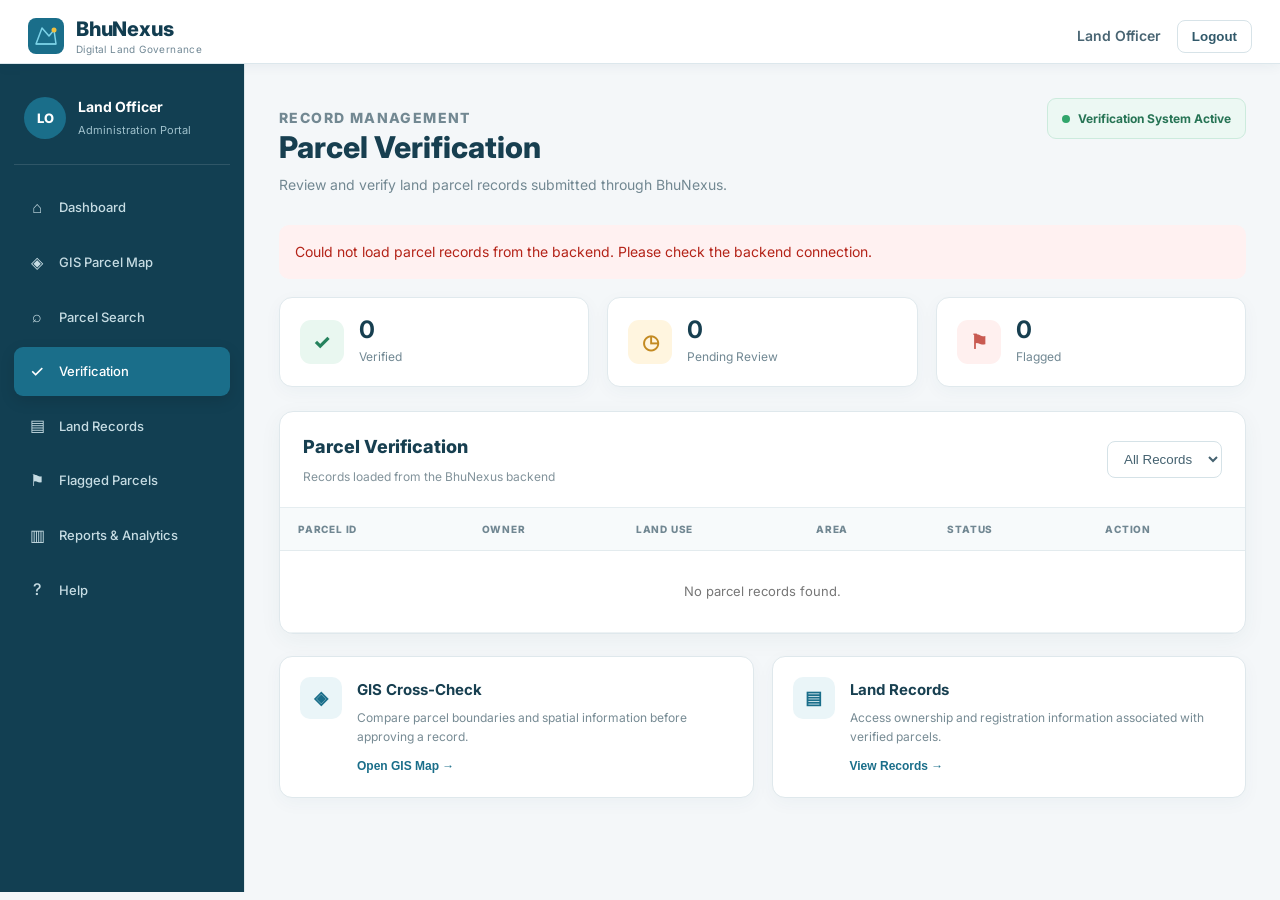
<file: docs/officer-verification.html>
<!DOCTYPE html>
<html lang="en">

<head>
  <meta charset="UTF-8" />
  <meta name="viewport" content="width=device-width, initial-scale=1.0" />

  <title>BhuNexus — Parcel Verification</title>

  <link rel="preconnect" href="https://fonts.googleapis.com" />
  <link rel="preconnect" href="https://fonts.gstatic.com" crossorigin />

  <link
    href="https://fonts.googleapis.com/css2?family=Inter:wght@300;400;500;600;700;800&display=swap"
    rel="stylesheet"
  />

  <link rel="stylesheet" href="css/style.css" />
</head>

<body class="dashboard-page officer-page">

  <!-- HEADER -->
  <header class="site-header dashboard-header">

    <div class="nav-inner">

      <a href="index.html" class="brand">

        <div class="brand-icon">
          <svg width="36" height="36" viewBox="0 0 36 36" fill="none">
            <rect width="36" height="36" rx="8" fill="#1a6e8a"/>
            <path
              d="M8 26 L14 10 L21 18 L26 12 L28 26 Z"
              fill="none"
              stroke="#7dd3e8"
              stroke-width="1.5"
              stroke-linejoin="round"
            />
            <circle cx="26" cy="12" r="2.5" fill="#f0c040"/>
            <line
              x1="8"
              y1="26"
              x2="28"
              y2="26"
              stroke="#7dd3e8"
              stroke-width="1.2"
            />
          </svg>
        </div>

        <div class="brand-text">
          <span class="brand-name">BhuNexus</span>
          <span class="brand-tagline">Digital Land Governance</span>
        </div>

      </a>

      <div class="dashboard-user">
        <span>Land Officer</span>
        <button onclick="logout()">Logout</button>
      </div>

    </div>

  </header>


  <!-- DASHBOARD LAYOUT -->
  <div class="dashboard-layout">

    <!-- SIDEBAR -->
    <aside class="dashboard-sidebar officer-sidebar">

      <div class="sidebar-profile">

        <div class="profile-avatar">
          LO
        </div>

        <div>
          <strong>Land Officer</strong>
          <small>Administration Portal</small>
        </div>

      </div>


      <nav class="dashboard-nav">

        <a href="officer-dashboard.html">
          <span>⌂</span>
          Dashboard
        </a>

        <a href="index.html">
          <span>◈</span>
          GIS Parcel Map
        </a>

        <a href="officer-dashboard.html#parcelSearchSection">
          <span>⌕</span>
          Parcel Search
        </a>

        <a href="officer-verification.html" class="active">
          <span>✓</span>
          Verification
        </a>

        <a href="officer-records.html">
          <span>▤</span>
          Land Records
        </a>

        <a href="officer-flagged.html">
          <span>⚑</span>
          Flagged Parcels
        </a>

        <a href="officer-reports.html">
          <span>▥</span>
          Reports & Analytics
        </a>

        <a href="officer-dashboard.html#help">
          <span>?</span>
          Help
        </a>

      </nav>

    </aside>


    <!-- MAIN -->
    <main class="dashboard-main officer-main">

      <div class="dashboard-page-heading">

        <div>
          <p class="dashboard-eyebrow">
            RECORD MANAGEMENT
          </p>

          <h1>
            Parcel Verification
          </h1>

          <p>
            Review and verify land parcel records submitted through BhuNexus.
          </p>
        </div>

        <div class="verification-status">
          <span class="status-dot"></span>
          Verification System Active
        </div>

      </div>


      <!-- LOADING -->
      <div
        id="verificationLoading"
        style="
          padding:16px;
          margin-bottom:18px;
          border-radius:10px;
          background:#eef7fa;
          color:#1a6e8a;
          font-size:14px;
          display:none;
        "
      >
        Loading parcel records from BhuNexus backend...
      </div>


      <!-- ERROR -->
      <div
        id="verificationError"
        style="
          padding:16px;
          margin-bottom:18px;
          border-radius:10px;
          background:#fff1f1;
          color:#b42318;
          font-size:14px;
          display:none;
        "
      ></div>


      <!-- STATS -->
      <section class="verification-stats">

        <div class="verification-stat">

          <span class="verification-stat-icon">
            ✓
          </span>

          <div>
            <strong id="verifiedCount">0</strong>
            <span>Verified</span>
          </div>

        </div>


        <div class="verification-stat">

          <span class="verification-stat-icon pending">
            ◷
          </span>

          <div>
            <strong id="pendingCount">0</strong>
            <span>Pending Review</span>
          </div>

        </div>


        <div class="verification-stat">

          <span class="verification-stat-icon flagged">
            ⚑
          </span>

          <div>
            <strong id="flaggedCount">0</strong>
            <span>Flagged</span>
          </div>

        </div>

      </section>


      <!-- VERIFICATION TABLE -->
      <section class="verification-panel">

        <div class="verification-panel-header">

          <div>
            <h2>Parcel Verification</h2>
            <p>
              Records loaded from the BhuNexus backend
            </p>
          </div>

          <select id="verificationFilter">

            <option value="all">
              All Records
            </option>

            <option value="pending">
              Pending
            </option>

            <option value="verified">
              Verified
            </option>

            <option value="flagged">
              Flagged
            </option>

          </select>

        </div>


        <div class="verification-table-wrap">

          <table class="verification-table">

            <thead>

              <tr>

                <th>Parcel ID</th>

                <th>Owner</th>

                <th>Land Use</th>

                <th>Area</th>

                <th>Status</th>

                <th>Action</th>

              </tr>

            </thead>


            <tbody id="verificationTable">

              <!-- Backend data inserted here -->

            </tbody>

          </table>

        </div>

      </section>


      <!-- INFO CARDS -->
      <section class="verification-info-grid">

        <div class="verification-info-card">

          <div class="info-card-icon">
            ◈
          </div>

          <div>

            <h3>
              GIS Cross-Check
            </h3>

            <p>
              Compare parcel boundaries and spatial information
              before approving a record.
            </p>

            <button onclick="openMap()">
              Open GIS Map →
            </button>

          </div>

        </div>


        <div class="verification-info-card">

          <div class="info-card-icon">
            ▤
          </div>

          <div>

            <h3>
              Land Records
            </h3>

            <p>
              Access ownership and registration information
              associated with verified parcels.
            </p>

            <button onclick="openRecords()">
              View Records →
            </button>

          </div>

        </div>

      </section>

    </main>

  </div>


  <script>

    /* =========================================
       BHUNEXUS BACKEND
    ========================================= */

    const API_BASE =
      "https://gis-bhunexus-backend.onrender.com/api";


    let allParcels = [];


    /* =========================================
       BASIC NAVIGATION
    ========================================= */

    function logout() {

      sessionStorage.removeItem("bhunexusMapSource");

      window.location.href = "index.html";

    }


    function openMap() {

      sessionStorage.setItem(
        "bhunexusMapSource",
        "officer"
      );

      window.location.href = "index.html";

    }


    function openRecords() {

      window.location.href =
        "officer-records.html";

    }


    function viewParcel(parcelId) {

      sessionStorage.setItem(
        "bhunexusMapSource",
        "officer"
      );

      window.location.href =
        "index.html?parcel=" +
        encodeURIComponent(parcelId);

    }


    /* =========================================
       HELPERS
    ========================================= */

    function getParcelId(parcel) {

      return (
        parcel.parcel_id ||
        parcel.parcelId ||
        parcel.id ||
        "Unknown"
      );

    }


    function getOwner(parcel) {

      return (
        parcel.owner ||
        parcel.owner_name ||
        parcel.ownerName ||
        parcel.land_owner ||
        "Not Available"
      );

    }


    function getLandUse(parcel) {

      return (
        parcel.land_use ||
        parcel.landUse ||
        parcel.use ||
        "Not Available"
      );

    }


    function getArea(parcel) {

      const area =
        parcel.area ||
        parcel.area_ha ||
        parcel.areaHa ||
        parcel.size;

      if (area === undefined || area === null) {
        return "—";
      }

      if (
        typeof area === "number" ||
        !isNaN(Number(area))
      ) {

        return Number(area).toFixed(2) + " ha";

      }

      return area;

    }


    function getStatus(parcel) {

      const rawStatus =
        parcel.status ||
        parcel.verification_status ||
        parcel.verificationStatus ||
        parcel.record_status ||
        "pending";

      return String(rawStatus)
        .toLowerCase()
        .trim();

    }


    function normalizeStatus(status) {

      if (
        status.includes("verify") ||
        status === "approved"
      ) {

        return "verified";

      }

      if (
        status.includes("flag") ||
        status.includes("reject")
      ) {

        return "flagged";

      }

      return "pending";

    }


    /* =========================================
       LOAD PARCELS FROM BACKEND
    ========================================= */

    async function loadVerificationData() {

      const loading =
        document.getElementById(
          "verificationLoading"
        );

      const errorBox =
        document.getElementById(
          "verificationError"
        );


      loading.style.display = "block";

      errorBox.style.display = "none";


      try {

        const response =
          await fetch(
            `${API_BASE}/parcels`
          );


        if (!response.ok) {

          throw new Error(
            `Backend returned HTTP ${response.status}`
          );

        }


        const data =
          await response.json();


        /*
          Backend may return:

          [
            {...},
            {...}
          ]

          OR

          {
            parcels: [...]
          }

          OR

          {
            data: [...]
          }
        */

        if (Array.isArray(data)) {

          allParcels = data;

        }

        else if (
          data &&
          Array.isArray(data.parcels)
        ) {

          allParcels = data.parcels;

        }

        else if (
          data &&
          Array.isArray(data.data)
        ) {

          allParcels = data.data;

        }

        else {

          throw new Error(
            "Backend response does not contain parcel records."
          );

        }


        updateStats();

        renderTable(
          allParcels
        );


      }

      catch (error) {

        console.error(
          "Verification backend error:",
          error
        );


        errorBox.textContent =
          "Could not load parcel records from the backend. Please check the backend connection.";


        errorBox.style.display = "block";


        allParcels = [];

        updateStats();

        renderTable([]);

      }


      finally {

        loading.style.display = "none";

      }

    }


    /* =========================================
       UPDATE STATS
    ========================================= */

    function updateStats() {

      let verified = 0;

      let pending = 0;

      let flagged = 0;


      allParcels.forEach(
        function(parcel) {

          const status =
            normalizeStatus(
              getStatus(parcel)
            );


          if (status === "verified") {

            verified++;

          }

          else if (status === "flagged") {

            flagged++;

          }

          else {

            pending++;

          }

        }
      );


      document.getElementById(
        "verifiedCount"
      ).textContent = verified;


      document.getElementById(
        "pendingCount"
      ).textContent = pending;


      document.getElementById(
        "flaggedCount"
      ).textContent = flagged;

    }


    /* =========================================
       RENDER TABLE
    ========================================= */

    function renderTable(parcels) {

      const table =
        document.getElementById(
          "verificationTable"
        );


      table.innerHTML = "";


      if (
        !parcels ||
        parcels.length === 0
      ) {

        table.innerHTML = `

          <tr>

            <td
              colspan="6"
              style="
                text-align:center;
                padding:30px;
                color:#777;
              "
            >
              No parcel records found.
            </td>

          </tr>

        `;

        return;

      }


      parcels.forEach(
        function(parcel) {

          const parcelId =
            getParcelId(parcel);

          const owner =
            getOwner(parcel);

          const landUse =
            getLandUse(parcel);

          const area =
            getArea(parcel);

          const status =
            normalizeStatus(
              getStatus(parcel)
            );


          const row =
            document.createElement("tr");


          row.dataset.status =
            status;


          let statusText =
            "Pending";


          if (status === "verified") {

            statusText =
              "Verified";

          }

          else if (status === "flagged") {

            statusText =
              "Flagged";

          }


          const actionText =
            status === "pending"
              ? "Review"
              : "View";


          const actionClass =
            status === "pending"
              ? "verify-btn"
              : "verify-btn view";


          row.innerHTML = `

            <td>
              <strong>
                ${escapeHTML(parcelId)}
              </strong>
            </td>

            <td>
              ${escapeHTML(owner)}
            </td>

            <td>
              ${escapeHTML(landUse)}
            </td>

            <td>
              ${escapeHTML(area)}
            </td>

            <td>

              <span
                class="verification-badge ${status}"
              >
                ${statusText}
              </span>

            </td>

            <td>

              <button
                class="${actionClass}"
                data-parcel-id="${escapeHTML(parcelId)}"
              >
                ${actionText}
              </button>

            </td>

          `;


          const button =
            row.querySelector("button");


          button.addEventListener(
            "click",
            function() {

              if (
                status === "pending"
              ) {

                verifyParcel(
                  parcelId,
                  button,
                  row
                );

              }

              else {

                viewParcel(
                  parcelId
                );

              }

            }
          );


          table.appendChild(row);

        }
      );

    }


    /* =========================================
       SAFE HTML
    ========================================= */

    function escapeHTML(value) {

      return String(value)
        .replace(/&/g, "&amp;")
        .replace(/</g, "&lt;")
        .replace(/>/g, "&gt;")
        .replace(/"/g, "&quot;")
        .replace(/'/g, "&#039;");

    }


    /* =========================================
       VERIFY PARCEL
       
       IMPORTANT:
       Backend currently has no confirmed
       verification-update endpoint.
       
       So this updates the current UI only.
    ========================================= */

    function verifyParcel(
      parcelId,
      button,
      row
    ) {

      const confirmed =
        confirm(
          `Verify parcel ${parcelId}?`
        );


      if (!confirmed) {

        return;

      }


      const badge =
        row.querySelector(
          ".verification-badge"
        );


      badge.textContent =
        "Verified";


      badge.classList.remove(
        "pending",
        "flagged"
      );


      badge.classList.add(
        "verified"
      );


      row.dataset.status =
        "verified";


      button.textContent =
        "View";


      button.classList.add(
        "view"
      );


      button.onclick = null;


      button.replaceWith(
        button.cloneNode(true)
      );


      const newButton =
        row.querySelector("button");


      newButton.addEventListener(
        "click",
        function() {

          viewParcel(
            parcelId
          );

        }
      );


      /*
        Update local frontend state
        so dashboard counts change
        immediately.
      */

      const parcel =
        allParcels.find(
          function(item) {

            return (
              getParcelId(item) ===
              parcelId
            );

          }
        );


      if (parcel) {

        parcel.status =
          "verified";

      }


      updateStats();

    }


    /* =========================================
       FILTER
    ========================================= */

    document
      .getElementById(
        "verificationFilter"
      )
      .addEventListener(
        "change",
        function() {

          const selected =
            this.value;


          const rows =
            document.querySelectorAll(
              "#verificationTable tr"
            );


          rows.forEach(
            function(row) {

              if (
                selected === "all"
              ) {

                row.style.display =
                  "";

                return;

              }


              row.style.display =
                row.dataset.status ===
                selected
                  ? ""
                  : "none";

            }
          );

        }
      );


    /* =========================================
       INITIAL LOAD
    ========================================= */

    loadVerificationData();

  </script>

</body>

</html>
</file>
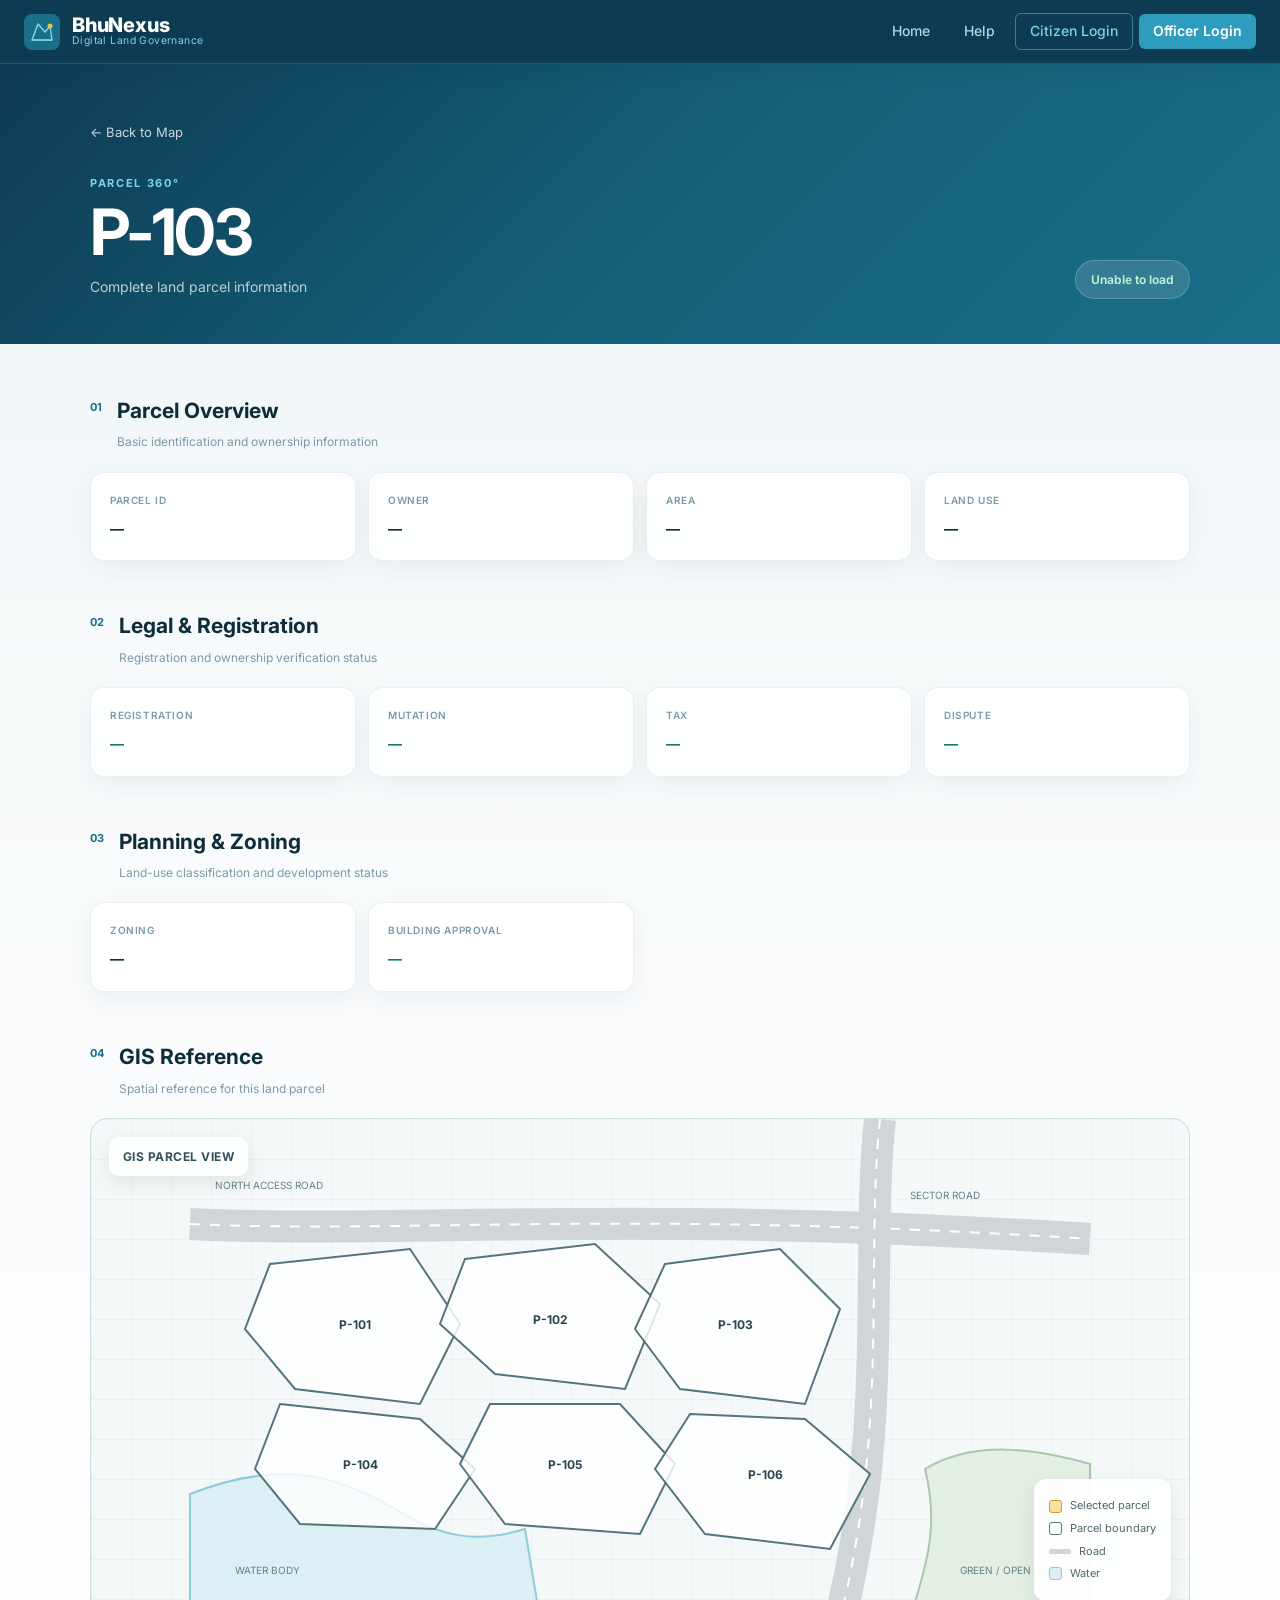
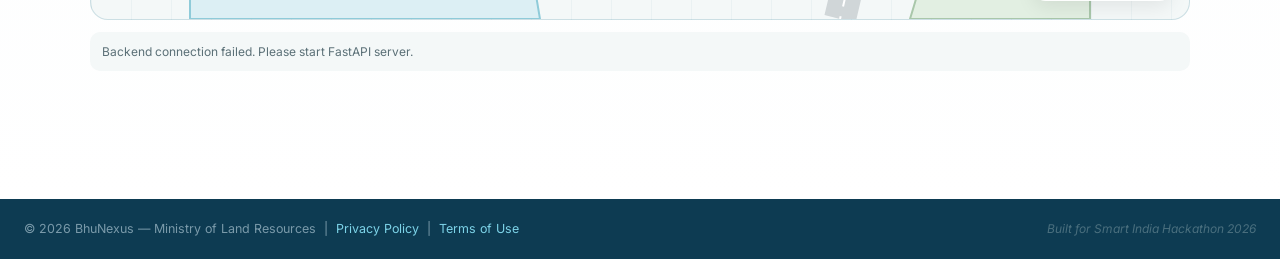
<file: docs/parcel-details.html>
<!DOCTYPE html>
<html lang="en">

<head>

  <meta charset="UTF-8">

  <meta
    name="viewport"
    content="width=device-width, initial-scale=1.0"
  >

  <title>Parcel Details — BhuNexus</title>

  <link
    rel="preconnect"
    href="https://fonts.googleapis.com"
  >

  <link
    rel="preconnect"
    href="https://fonts.googleapis.com"
    crossorigin
  >

  <link
    href="https://fonts.googleapis.com/css2?family=Inter:wght@300;400;500;600;700;800&display=swap"
    rel="stylesheet"
  >

  <link
    rel="stylesheet"
    href="css/style.css"
  >

  <style>

    /* =====================================================
       GIS REFERENCE MAP
       ===================================================== */

    .gis-map {
      position: relative;
      width: 100%;
      min-height: 500px;
      overflow: hidden;
      border-radius: 18px;
      border: 1px solid rgba(26, 110, 138, 0.18);
      background:
        linear-gradient(
          rgba(26, 110, 138, 0.045) 1px,
          transparent 1px
        ),
        linear-gradient(
          90deg,
          rgba(26, 110, 138, 0.045) 1px,
          transparent 1px
        ),
        #f4f8f8;
      background-size: 40px 40px;
    }

    .gis-map-header {
      position: absolute;
      top: 18px;
      left: 18px;
      z-index: 5;
      padding: 10px 14px;
      border-radius: 10px;
      background: rgba(255,255,255,0.94);
      box-shadow: 0 6px 20px rgba(0,0,0,0.08);
      font-size: 12px;
      font-weight: 700;
      letter-spacing: 0.04em;
      color: #31515b;
    }

    .gis-map svg {
      width: 100%;
      height: 500px;
      display: block;
    }

    .gis-road {
      fill: none;
      stroke: #d0d6d8;
      stroke-width: 32;
    }

    .gis-road-line {
      fill: none;
      stroke: #ffffff;
      stroke-width: 2;
      stroke-dasharray: 10 10;
    }

    .gis-water {
      fill: #dceff4;
      stroke: #8fcbd9;
      stroke-width: 2;
    }

    .gis-green {
      fill: #e2efe2;
      stroke: #a9c7aa;
      stroke-width: 2;
    }

    .gis-parcel {
      fill: rgba(255,255,255,0.82);
      stroke: #55747d;
      stroke-width: 2;
      vector-effect: non-scaling-stroke;
      transition:
        fill 0.25s ease,
        stroke 0.25s ease,
        filter 0.25s ease;
    }

    .gis-parcel.selected {
      fill: rgba(240,192,64,0.48);
      stroke: #d39f16;
      stroke-width: 4;
      filter: drop-shadow(0 5px 8px rgba(211,159,22,0.3));
    }

    .gis-parcel-label {
      font-family: Inter, sans-serif;
      font-size: 12px;
      font-weight: 700;
      fill: #29454e;
      pointer-events: none;
      text-anchor: middle;
    }

    .gis-selected-label {
      font-family: Inter, sans-serif;
      font-size: 14px;
      font-weight: 800;
      fill: #8a6500;
      pointer-events: none;
      text-anchor: middle;
    }

    .gis-location {
      font-family: Inter, sans-serif;
      font-size: 10px;
      fill: #668087;
    }

    .gis-legend {
      position: absolute;
      right: 18px;
      bottom: 18px;
      z-index: 5;
      padding: 13px 15px;
      border-radius: 12px;
      background: rgba(255,255,255,0.95);
      box-shadow: 0 6px 20px rgba(0,0,0,0.08);
      font-size: 11px;
      color: #52676d;
    }

    .gis-legend-row {
      display: flex;
      align-items: center;
      gap: 8px;
      margin: 5px 0;
    }

    .legend-box {
      width: 13px;
      height: 13px;
      border-radius: 3px;
      border: 1px solid #55747d;
      background: #fff;
    }

    .legend-selected {
      background: rgba(240,192,64,0.48);
      border-color: #d39f16;
    }

    .legend-road {
      width: 22px;
      height: 5px;
      border-radius: 4px;
      background: #d0d6d8;
    }

    .legend-water {
      background: #dceff4;
      border-color: #8fcbd9;
    }

    .gis-coordinates {
      margin-top: 12px;
      padding: 10px 12px;
      border-radius: 10px;
      background: #f4f8f8;
      color: #5b7077;
      font-size: 12px;
    }

    @media (max-width: 700px) {

      .gis-map {
        min-height: 380px;
      }

      .gis-map svg {
        height: 380px;
      }

      .gis-legend {
        display: none;
      }

    }

  </style>

</head>


<body>

<header class="site-header">

  <div class="nav-inner">

    <a
      href="index.html"
      class="brand"
    >

      <div class="brand-icon" aria-hidden="true">

        <svg
          width="36"
          height="36"
          viewBox="0 0 36 36"
          fill="none"
        >

          <rect
            width="36"
            height="36"
            rx="8"
            fill="#1a6e8a"
          />

          <path
            d="M8 26 L14 10 L21 18 L26 12 L28 26 Z"
            fill="none"
            stroke="#7dd3e8"
            stroke-width="1.5"
            stroke-linejoin="round"
          />

          <circle
            cx="26"
            cy="12"
            r="2.5"
            fill="#f0c040"
          />

          <line
            x1="8"
            y1="26"
            x2="28"
            y2="26"
            stroke="#7dd3e8"
            stroke-width="1.2"
          />

        </svg>

      </div>


      <div class="brand-text">

        <span class="brand-name">
          BhuNexus
        </span>

        <span class="brand-tagline">
          Digital Land Governance
        </span>

      </div>

    </a>


    <nav
      class="nav-links"
      aria-label="Main navigation"
    >

      <a href="index.html" class="nav-link">
        Home
      </a>

      <a href="#" class="nav-link">
        Help
      </a>

      <a href="#" class="nav-link btn-outline">
        Citizen Login
      </a>

      <a href="#" class="nav-link btn-solid">
        Officer Login
      </a>

    </nav>

  </div>

</header>


<main class="details-page">

  <section class="details-hero">

    <div class="details-inner">

      <a
        href="index.html"
        class="back-link"
      >
        ← Back to Map
      </a>


      <div class="details-heading-row">

        <div>

          <p class="details-eyebrow">
            PARCEL 360°
          </p>

          <h1 id="detailsParcelId">
            Loading...
          </h1>

          <p class="details-subtitle">
            Complete land parcel information
          </p>

        </div>


        <div
          class="details-status"
          id="detailsStatus"
        >
          Loading...
        </div>

      </div>

    </div>

  </section>


  <section class="details-content">

    <div class="details-inner">


      <!-- OVERVIEW -->

      <div class="details-section">

        <div class="section-title">

          <span class="section-number">
            01
          </span>

          <div>

            <h2>
              Parcel Overview
            </h2>

            <p>
              Basic identification and ownership information
            </p>

          </div>

        </div>


        <div class="details-grid">

          <div class="detail-card">

            <span>Parcel ID</span>

            <strong id="detailParcelId">
              —
            </strong>

          </div>


          <div class="detail-card">

            <span>Owner</span>

            <strong id="detailOwner">
              —
            </strong>

          </div>


          <div class="detail-card">

            <span>Area</span>

            <strong id="detailArea">
              —
            </strong>

          </div>


          <div class="detail-card">

            <span>Land Use</span>

            <strong id="detailLandUse">
              —
            </strong>

          </div>

        </div>

      </div>


      <!-- LEGAL -->

      <div class="details-section">

        <div class="section-title">

          <span class="section-number">
            02
          </span>

          <div>

            <h2>
              Legal & Registration
            </h2>

            <p>
              Registration and ownership verification status
            </p>

          </div>

        </div>


        <div class="details-grid">

          <div class="detail-card">

            <span>Registration</span>

            <strong
              id="detailRegistration"
              class="detail-good"
            >
              —
            </strong>

          </div>


          <div class="detail-card">

            <span>Mutation</span>

            <strong
              id="detailMutation"
              class="detail-good"
            >
              —
            </strong>

          </div>


          <div class="detail-card">

            <span>Tax</span>

            <strong
              id="detailTax"
              class="detail-good"
            >
              —
            </strong>

          </div>


          <div class="detail-card">

            <span>Dispute</span>

            <strong
              id="detailDispute"
              class="detail-good"
            >
              —
            </strong>

          </div>

        </div>

      </div>


      <!-- PLANNING -->

      <div class="details-section">

        <div class="section-title">

          <span class="section-number">
            03
          </span>

          <div>

            <h2>
              Planning & Zoning
            </h2>

            <p>
              Land-use classification and development status
            </p>

          </div>

        </div>


        <div class="details-grid">

          <div class="detail-card">

            <span>Zoning</span>

            <strong id="detailZoning">
              —
            </strong>

          </div>


          <div class="detail-card">

            <span>Building Approval</span>

            <strong
              id="detailBuilding"
              class="detail-good"
            >
              —
            </strong>

          </div>

        </div>

      </div>


      <!-- GIS REFERENCE -->

      <div class="details-section">

        <div class="section-title">

          <span class="section-number">
            04
          </span>

          <div>

            <h2>
              GIS Reference
            </h2>

            <p>
              Spatial reference for this land parcel
            </p>

          </div>

        </div>


        <div class="gis-map">

          <div class="gis-map-header">
            GIS PARCEL VIEW
          </div>


          <svg
            id="gisSvg"
            viewBox="0 0 900 500"
            preserveAspectRatio="xMidYMid meet"
            aria-label="Interactive parcel GIS map"
          >

            <!-- ROAD NETWORK -->

            <path
              class="gis-road"
              d="M0 105 C220 115 430 90 900 120"
            />

            <path
              class="gis-road-line"
              d="M0 105 C220 115 430 90 900 120"
            />


            <path
              class="gis-road"
              d="M690 0 C675 140 700 300 650 500"
            />

            <path
              class="gis-road-line"
              d="M690 0 C675 140 700 300 650 500"
            />


            <!-- WATER BODY -->

            <path
              class="gis-water"
              d="M0 375
                 C90 340 145 355 205 390
                 C250 418 285 425 335 410
                 L350 500
                 L0 500 Z"
            />


            <!-- GREEN AREA -->

            <path
              class="gis-green"
              d="M735 350
                 C785 320 845 330 900 345
                 L900 500
                 L720 500
                 C735 450 750 410 735 350 Z"
            />


            <!-- PARCELS -->

            <g id="gisParcels">

              <polygon
                class="gis-parcel"
                data-gis-id="P-101"
                points="80,145 220,130 270,205 230,285 105,270 55,210"
              />

              <text
                class="gis-parcel-label"
                x="165"
                y="210"
              >
                P-101
              </text>


              <polygon
                class="gis-parcel"
                data-gis-id="P-102"
                points="275,140 405,125 470,185 435,270 305,255 250,205"
              />

              <text
                class="gis-parcel-label"
                x="360"
                y="205"
              >
                P-102
              </text>


              <polygon
                class="gis-parcel"
                data-gis-id="P-103"
                points="475,145 590,130 650,190 615,285 490,270 445,210"
              />

              <text
                class="gis-parcel-label"
                x="545"
                y="210"
              >
                P-103
              </text>


              <polygon
                class="gis-parcel"
                data-gis-id="P-104"
                points="90,285 230,300 285,350 245,410 110,405 65,350"
              />

              <text
                class="gis-parcel-label"
                x="170"
                y="350"
              >
                P-104
              </text>


              <polygon
                class="gis-parcel"
                data-gis-id="P-105"
                points="300,285 430,285 485,345 450,415 315,405 270,345"
              />

              <text
                class="gis-parcel-label"
                x="375"
                y="350"
              >
                P-105
              </text>


              <polygon
                class="gis-parcel"
                data-gis-id="P-106"
                points="500,295 615,300 680,355 640,430 515,415 465,350"
              />

              <text
                class="gis-parcel-label"
                x="575"
                y="360"
              >
                P-106
              </text>

            </g>


            <!-- SELECTED PARCEL LABEL -->

            <text
              id="gisSelectedLabel"
              class="gis-selected-label"
              x="545"
              y="185"
              visibility="hidden"
            >
              SELECTED
            </text>


            <!-- LOCATION LABELS -->

            <text
              class="gis-location"
              x="25"
              y="70"
            >
              NORTH ACCESS ROAD
            </text>

            <text
              class="gis-location"
              x="720"
              y="80"
            >
              SECTOR ROAD
            </text>

            <text
              class="gis-location"
              x="45"
              y="455"
            >
              WATER BODY
            </text>

            <text
              class="gis-location"
              x="770"
              y="455"
            >
              GREEN / OPEN AREA
            </text>

          </svg>


          <div class="gis-legend">

            <div class="gis-legend-row">
              <span class="legend-box legend-selected"></span>
              Selected parcel
            </div>

            <div class="gis-legend-row">
              <span class="legend-box"></span>
              Parcel boundary
            </div>

            <div class="gis-legend-row">
              <span class="legend-road"></span>
              Road
            </div>

            <div class="gis-legend-row">
              <span class="legend-box legend-water"></span>
              Water
            </div>

          </div>

        </div>


        <div
          class="gis-coordinates"
          id="gisCoordinates"
        >
          Spatial coordinates loading...
        </div>

      </div>


    </div>

  </section>

</main>


<footer class="site-footer">

  <div class="footer-inner">

    <p class="footer-copy">

      © 2026 BhuNexus —
      Ministry of Land Resources

      &nbsp;|&nbsp;

      <a href="#">
        Privacy Policy
      </a>

      &nbsp;|&nbsp;

      <a href="#">
        Terms of Use
      </a>

    </p>


    <p class="footer-note">
      Built for Smart India Hackathon 2026
    </p>

  </div>

</footer>


<script>

const API_BASE =
  "https://gis-bhunexus-backend.onrender.com/api";


/* =====================================================
   GET PARCEL ID FROM URL
   ===================================================== */

const params =
  new URLSearchParams(
    window.location.search
  );

const requestedId =
  params.get("id") || "P-103";


/* =====================================================
   DOM
   ===================================================== */

const detailsParcelId =
  document.getElementById(
    "detailsParcelId"
  );

const detailParcelId =
  document.getElementById(
    "detailParcelId"
  );

const detailOwner =
  document.getElementById(
    "detailOwner"
  );

const detailArea =
  document.getElementById(
    "detailArea"
  );

const detailLandUse =
  document.getElementById(
    "detailLandUse"
  );

const detailRegistration =
  document.getElementById(
    "detailRegistration"
  );

const detailMutation =
  document.getElementById(
    "detailMutation"
  );

const detailTax =
  document.getElementById(
    "detailTax"
  );

const detailZoning =
  document.getElementById(
    "detailZoning"
  );

const detailBuilding =
  document.getElementById(
    "detailBuilding"
  );

const detailDispute =
  document.getElementById(
    "detailDispute"
  );

const detailsStatus =
  document.getElementById(
    "detailsStatus"
  );

const gisCoordinates =
  document.getElementById(
    "gisCoordinates"
  );


/* =====================================================
   LOAD SELECTED PARCEL FROM BACKEND
   ===================================================== */

async function loadParcel() {

  try {

    const response =
      await fetch(
        `${API_BASE}/parcels/${encodeURIComponent(requestedId)}`
      );


    if (!response.ok) {

      throw new Error(
        "Parcel not found"
      );

    }


    const data =
      await response.json();


    /*
     * Update page
     */

    detailsParcelId.textContent =
      data.parcel_id;

    detailParcelId.textContent =
      data.parcel_id;

    detailOwner.textContent =
      data.owner_name;

    detailArea.textContent =
      `${Number(data.area).toLocaleString()} m²`;

    detailLandUse.textContent =
      data.land_use;

    detailRegistration.textContent =
      data.registration_status;

    detailMutation.textContent =
      data.mutation_status;

    detailTax.textContent =
      data.tax_status;

    detailZoning.textContent =
      data.zoning;

    detailBuilding.textContent =
      data.building_permission;

    detailDispute.textContent =
      data.dispute_status;

    detailsStatus.textContent =
      data.registration_status;


    /*
     * Coordinates
     */

    gisCoordinates.innerHTML = `
      <strong>Spatial Reference:</strong>
      Latitude ${Number(data.latitude).toFixed(6)}
      &nbsp; | &nbsp;
      Longitude ${Number(data.longitude).toFixed(6)}
      &nbsp; | &nbsp;
      Parcel: ${data.parcel_id}
    `;


    /*
     * Highlight parcel
     */

    highlightGISParcel(
      data.parcel_id
    );


  } catch (error) {

    console.error(
      "GIS parcel loading error:",
      error
    );


    detailsParcelId.textContent =
      requestedId;

    detailsStatus.textContent =
      "Unable to load";


    gisCoordinates.textContent =
      "Backend connection failed. Please start FastAPI server.";

  }

}


/* =====================================================
   HIGHLIGHT GIS PARCEL
   ===================================================== */

function highlightGISParcel(id) {

  const parcels =
    document.querySelectorAll(
      ".gis-parcel"
    );


  parcels.forEach(parcel => {

    parcel.classList.remove(
      "selected"
    );

  });


  /*
   * For our visible demo map,
   * parcel IDs P-101 to P-106
   * have dedicated polygons.
   */

  const selected =
    document.querySelector(
      `.gis-parcel[data-gis-id="${id}"]`
    );


  if (selected) {

    selected.classList.add(
      "selected"
    );


    /*
     * Bring selected parcel to front
     */

    selected.parentNode.appendChild(
      selected
    );


    /*
     * Update selected label
     */

    const label =
      document.getElementById(
        "gisSelectedLabel"
      );


    if (label) {

      const box =
        selected.getBBox();


      label.setAttribute(
        "x",
        box.x + box.width / 2
      );

      label.setAttribute(
        "y",
        box.y + 22
      );

      label.setAttribute(
        "visibility",
        "visible"
      );

      label.textContent =
        `${id} • SELECTED`;

    }

  } else {

    /*
     * If backend has P-107 ... P-200,
     * we still show the GIS map,
     * but the demo visible map does not
     * have a dedicated polygon for it yet.
     */

    const label =
      document.getElementById(
        "gisSelectedLabel"
      );


    if (label) {

      label.setAttribute(
        "visibility",
        "hidden"
      );

    }

  }

}


/* =====================================================
   CLICK GIS PARCEL
   ===================================================== */

document
  .querySelectorAll(".gis-parcel")
  .forEach(parcel => {

    parcel.addEventListener(
      "click",
      () => {

        const id =
          parcel.dataset.gisId;


        /*
         * Change URL without reload
         */

        window.history.replaceState(
          {},
          "",
          `parcel-details.html?id=${encodeURIComponent(id)}`
        );


        /*
         * Reload actual backend data
         */

        loadSpecificParcel(id);

      }
    );

  });


/* =====================================================
   LOAD CLICKED GIS PARCEL
   ===================================================== */

async function loadSpecificParcel(id) {

  try {

    const response =
      await fetch(
        `${API_BASE}/parcels/${encodeURIComponent(id)}`
      );


    if (!response.ok) {
      throw new Error(
        "Parcel not found"
      );
    }


    const data =
      await response.json();


    detailsParcelId.textContent =
      data.parcel_id;

    detailParcelId.textContent =
      data.parcel_id;

    detailOwner.textContent =
      data.owner_name;

    detailArea.textContent =
      `${Number(data.area).toLocaleString()} m²`;

    detailLandUse.textContent =
      data.land_use;

    detailRegistration.textContent =
      data.registration_status;

    detailMutation.textContent =
      data.mutation_status;

    detailTax.textContent =
      data.tax_status;

    detailZoning.textContent =
      data.zoning;

    detailBuilding.textContent =
      data.building_permission;

    detailDispute.textContent =
      data.dispute_status;

    detailsStatus.textContent =
      data.registration_status;


    gisCoordinates.innerHTML = `
      <strong>Spatial Reference:</strong>
      Latitude ${Number(data.latitude).toFixed(6)}
      &nbsp; | &nbsp;
      Longitude ${Number(data.longitude).toFixed(6)}
      &nbsp; | &nbsp;
      Parcel: ${data.parcel_id}
    `;


    highlightGISParcel(
      data.parcel_id
    );


  } catch (error) {

    console.error(error);

  }

}


/* =====================================================
   START
   ===================================================== */

loadParcel();

</script>


</body>

</html>
</file>
<file: docs/css/style.css>
:root {
  --bg: #eaf2f6;
  --nav-bg: #0d3b52;
  --nav-border: #1a5a78;
  --accent: #1a6e8a;
  --accent-hover: #135870;
  --accent-light: #2d9cbe;
  --text-primary: #0d2d3a;
  --text-secondary: #4a6f7e;
  --text-muted: #7a9aaa;
  --white: #ffffff;
  --parcel-fill: rgba(205, 175, 105, 0.38);
  --parcel-stroke: #8a6f30;
  --parcel-hover: rgba(205, 175, 105, 0.62);
  --parcel-selected: rgba(80, 190, 215, 0.42);
  --parcel-sel-stroke: #1a8faa;
  --shadow-sm: 0 1px 4px rgba(13, 59, 82, 0.10);
  --shadow-md: 0 4px 18px rgba(13, 59, 82, 0.14);
  --shadow-lg: 0 8px 32px rgba(13, 59, 82, 0.18);
  --radius-sm: 6px;
  --radius-md: 10px;
  --radius-lg: 16px;
  --font: 'Inter', system-ui, sans-serif;
  --nav-h: 64px;
  --transition: 180ms ease;
}

*,
*::before,
*::after {
  box-sizing: border-box;
  margin: 0;
  padding: 0;
}

html {
  scroll-behavior: smooth;
}

body {
  font-family: var(--font);
  background: var(--bg);
  color: var(--text-primary);
  line-height: 1.6;
  -webkit-font-smoothing: antialiased;
}

a {
  color: inherit;
  text-decoration: none;
}

.sr-only {
  position: absolute;
  width: 1px;
  height: 1px;
  padding: 0;
  margin: -1px;
  overflow: hidden;
  clip: rect(0, 0, 0, 0);
  white-space: nowrap;
  border: 0;
}

.site-header {
  position: sticky;
  top: 0;
  z-index: 100;
  background: var(--nav-bg);
  border-bottom: 1px solid var(--nav-border);
  height: var(--nav-h);
  box-shadow: var(--shadow-md);
}

.nav-inner {
  max-width: 1280px;
  margin: 0 auto;
  height: 100%;
  display: flex;
  align-items: center;
  justify-content: space-between;
  padding: 0 24px;
  gap: 20px;
}

.brand {
  display: flex;
  align-items: center;
  gap: 12px;
  flex-shrink: 0;
}

.brand-icon {
  display: flex;
  align-items: center;
}

.brand-text {
  display: flex;
  flex-direction: column;
  line-height: 1.2;
}

.brand-name {
  font-size: 1.2rem;
  font-weight: 700;
  color: var(--white);
  letter-spacing: -0.01em;
}

.brand-tagline {
  font-size: 0.65rem;
  font-weight: 400;
  color: #7dd3e8;
  letter-spacing: 0.04em;
}

.nav-links {
  display: flex;
  align-items: center;
  gap: 6px;
}

.nav-link {
  font-size: 0.875rem;
  font-weight: 500;
  color: #b0d4e3;
  padding: 6px 14px;
  border-radius: var(--radius-sm);
  transition: color var(--transition), background var(--transition);
}

.nav-link:hover,
.nav-link.active {
  color: var(--white);
  background: rgba(255, 255, 255, 0.08);
}

.nav-link.btn-outline {
  border: 1px solid rgba(125, 211, 232, 0.45);
  color: #7dd3e8;
}

.nav-link.btn-outline:hover {
  background: rgba(125, 211, 232, 0.1);
  color: var(--white);
}

.nav-link.btn-solid {
  background: var(--accent-light);
  color: var(--white);
  font-weight: 600;
}

.nav-link.btn-solid:hover {
  background: var(--accent);
}

.nav-toggle {
  display: none;
  flex-direction: column;
  justify-content: center;
  gap: 5px;
  background: none;
  border: none;
  cursor: pointer;
  padding: 6px;
  border-radius: var(--radius-sm);
}

.nav-toggle span {
  display: block;
  width: 22px;
  height: 2px;
  background: #7dd3e8;
  border-radius: 2px;
  transition: transform var(--transition), opacity var(--transition);
}

.nav-toggle[aria-expanded="true"] span:nth-child(1) {
  transform: translateY(7px) rotate(45deg);
}

.nav-toggle[aria-expanded="true"] span:nth-child(2) {
  opacity: 0;
}

.nav-toggle[aria-expanded="true"] span:nth-child(3) {
  transform: translateY(-7px) rotate(-45deg);
}

.hero {
  background: linear-gradient(175deg, #d4eaf4 0%, var(--bg) 60%);
  padding: 64px 24px 40px;
  text-align: center;
}

.hero-inner {
  max-width: 680px;
  margin: 0 auto;
}

.hero-heading {
  font-size: clamp(1.9rem, 4vw, 2.8rem);
  font-weight: 700;
  color: var(--text-primary);
  letter-spacing: -0.025em;
  line-height: 1.15;
  margin-bottom: 14px;
}

.hero-sub {
  font-size: 1rem;
  font-weight: 400;
  color: var(--text-secondary);
  max-width: 520px;
  margin: 0 auto 32px;
}

.search-wrap {
  position: relative;
}

.search-bar {
  display: flex;
  align-items: center;
  background: var(--white);
  border: 2px solid #c4dde8;
  border-radius: 50px;
  padding: 6px 6px 6px 18px;
  box-shadow: var(--shadow-md);
  transition: border-color var(--transition), box-shadow var(--transition);
}

.search-bar:focus-within {
  border-color: var(--accent-light);
  box-shadow: 0 0 0 4px rgba(45, 156, 190, 0.14), var(--shadow-md);
}

.search-icon {
  color: var(--text-muted);
  flex-shrink: 0;
  margin-right: 10px;
}

.search-input {
  flex: 1;
  border: none;
  outline: none;
  font-family: var(--font);
  font-size: 0.95rem;
  color: var(--text-primary);
  background: transparent;
  padding: 8px 0;
  min-width: 0;
}

.search-input::placeholder {
  color: var(--text-muted);
}

.search-btn {
  background: var(--accent);
  color: var(--white);
  font-family: var(--font);
  font-size: 0.9rem;
  font-weight: 600;
  border: none;
  border-radius: 44px;
  padding: 10px 28px;
  cursor: pointer;
  white-space: nowrap;
  transition: background var(--transition), transform 80ms;
  flex-shrink: 0;
}

.search-btn:hover {
  background: var(--accent-hover);
}

.search-btn:active {
  transform: scale(0.97);
}

.autocomplete-list {
  position: absolute;
  top: calc(100% + 6px);
  left: 0;
  right: 0;
  background: var(--white);
  border: 1px solid #c4dde8;
  border-radius: var(--radius-md);
  box-shadow: var(--shadow-lg);
  list-style: none;
  overflow: hidden;
  z-index: 50;
  display: none;
}

.autocomplete-list.open {
  display: block;
}

.autocomplete-list li {
  padding: 11px 18px;
  font-size: 0.875rem;
  color: var(--text-primary);
  cursor: pointer;
  border-bottom: 1px solid #eef4f7;
  display: flex;
  align-items: center;
  gap: 10px;
  transition: background var(--transition);
}

.autocomplete-list li:last-child {
  border-bottom: none;
}

.autocomplete-list li:hover {
  background: #eef8fc;
}

.autocomplete-list .ac-badge {
  font-size: 0.72rem;
  font-weight: 600;
  background: var(--accent);
  color: #fff;
  padding: 2px 8px;
  border-radius: 20px;
  flex-shrink: 0;
}

.map-prompt {
  margin-top: 20px;
  font-size: 0.875rem;
  color: var(--text-muted);
}

.map-section {
  position: relative;
}

.map-container {
  position: relative;
  width: 100%;
  height: clamp(340px, 55vh, 580px);
  overflow: hidden;
  background: #6b7c5a;
}

.map-bg {
  position: absolute;
  inset: 0;
  background:
    repeating-linear-gradient(0deg, transparent, transparent 38px, rgba(90, 80, 50, 0.10) 38px, rgba(90, 80, 50, 0.10) 39px),
    repeating-linear-gradient(90deg, transparent, transparent 52px, rgba(90, 80, 50, 0.07) 52px, rgba(90, 80, 50, 0.07) 53px),
    linear-gradient(165deg, #8a9464 0%, #7d8556 25%, #6b7048 50%, #7a6f45 75%, #8a7d52 100%);
}

.parcel-overlay {
  position: absolute;
  inset: 0;
  width: 100%;
  height: 100%;
}

.field-lines rect,
.field-lines line {
  pointer-events: none;
}

.parcel {
  cursor: pointer;
}

.parcel-poly {
  fill: var(--parcel-fill);
  stroke: var(--parcel-stroke);
  stroke-width: 1.4;
  transition: fill var(--transition), stroke var(--transition);
}

.parcel:hover .parcel-poly,
.parcel:focus .parcel-poly {
  fill: var(--parcel-hover);
  stroke: #6a5020;
}

.parcel--selected .parcel-poly {
  fill: var(--parcel-selected);
  stroke: var(--parcel-sel-stroke);
  stroke-width: 2;
}

.parcel:focus {
  outline: none;
}

.parcel:focus .parcel-poly {
  stroke: #f0c040;
  stroke-width: 2.5;
}

.parcel-label {
  font-family: var(--font);
  font-size: 12px;
  font-weight: 600;
  fill: var(--text-primary);
  text-anchor: middle;
  dominant-baseline: middle;
  pointer-events: none;
  paint-order: stroke;
  stroke: rgba(255, 255, 255, 0.85);
  stroke-width: 4px;
  stroke-linejoin: round;
}

.parcel-tooltip {
  position: absolute;
  top: 50%;
  left: 62%;
  transform: translateY(-50%);
  background: var(--white);
  border-radius: var(--radius-md);
  box-shadow: var(--shadow-lg);
  width: 220px;
  overflow: hidden;
  z-index: 20;
  border: 1px solid #c4dde8;
}

.tooltip-header {
  background: var(--nav-bg);
  color: var(--white);
  padding: 10px 14px;
  display: flex;
  align-items: center;
  justify-content: space-between;
}

.tooltip-id {
  font-size: 0.95rem;
  font-weight: 700;
  letter-spacing: 0.02em;
}

.tooltip-close {
  background: none;
  border: none;
  color: #7dd3e8;
  cursor: pointer;
  font-size: 0.8rem;
  padding: 2px 4px;
  border-radius: 4px;
  transition: color var(--transition);
}

.tooltip-close:hover {
  color: var(--white);
}

.tooltip-body {
  padding: 12px 14px;
}

.tooltip-row {
  display: flex;
  justify-content: space-between;
  align-items: center;
  padding: 5px 0;
  border-bottom: 1px solid #eef4f7;
  font-size: 0.82rem;
}

.tooltip-row:last-child {
  border-bottom: none;
}

.trow-label {
  color: var(--text-muted);
  font-weight: 500;
}

.trow-val {
  color: var(--text-primary);
  font-weight: 600;
}

.trow-badge {
  background: #e6f7ee;
  color: #1a7a4a;
  font-size: 0.72rem;
  font-weight: 700;
  padding: 2px 8px;
  border-radius: 20px;
  border: 1px solid #a8dfc0;
}

.tooltip-cta {
  display: block;
  background: var(--accent);
  color: var(--white);
  text-align: center;
  font-size: 0.82rem;
  font-weight: 600;
  padding: 9px 14px;
  transition: background var(--transition);
}

.tooltip-cta:hover {
  background: var(--accent-hover);
}

.map-controls {
  position: absolute;
  top: 16px;
  right: 16px;
  display: flex;
  flex-direction: column;
  gap: 4px;
  z-index: 15;
}

.map-ctrl-btn {
  width: 36px;
  height: 36px;
  background: var(--white);
  border: 1px solid #c4dde8;
  border-radius: var(--radius-sm);
  font-size: 1.2rem;
  font-weight: 600;
  color: var(--accent);
  cursor: pointer;
  display: flex;
  align-items: center;
  justify-content: center;
  box-shadow: var(--shadow-sm);
  transition: background var(--transition), color var(--transition);
}

.map-ctrl-btn:hover {
  background: var(--accent);
  color: var(--white);
}

.map-scale {
  position: absolute;
  bottom: 12px;
  right: 16px;
  display: flex;
  align-items: center;
  gap: 6px;
  font-size: 0.68rem;
  font-weight: 500;
  color: var(--white);
  z-index: 15;
  text-shadow: 0 1px 3px rgba(0, 0, 0, 0.5);
}

.scale-bar {
  width: 60px;
  height: 4px;
  background: var(--white);
  border-radius: 2px;
  box-shadow: 0 1px 3px rgba(0, 0, 0, 0.4);
}

.map-actions {
  display: flex;
  justify-content: center;
  background: var(--white);
  border-top: 2px solid #c4dde8;
  border-bottom: 1px solid #c4dde8;
  overflow-x: auto;
  scrollbar-width: none;
}

.map-actions::-webkit-scrollbar {
  display: none;
}

.map-action-btn {
  display: flex;
  align-items: center;
  gap: 8px;
  padding: 14px 28px;
  background: none;
  border: none;
  font-family: var(--font);
  font-size: 0.875rem;
  font-weight: 500;
  color: var(--text-secondary);
  cursor: pointer;
  border-bottom: 3px solid transparent;
  transition: color var(--transition), border-color var(--transition), background var(--transition);
  white-space: nowrap;
  flex-shrink: 0;
}

.map-action-btn:hover {
  color: var(--accent);
  background: #f0f8fc;
}

.map-action-btn.active {
  color: var(--accent);
  border-bottom-color: var(--accent);
  font-weight: 600;
}

.site-footer {
  background: var(--nav-bg);
  padding: 20px 24px;
  margin-top: auto;
}

.footer-inner {
  max-width: 1280px;
  margin: 0 auto;
  display: flex;
  justify-content: space-between;
  align-items: center;
  flex-wrap: wrap;
  gap: 8px;
}

.footer-copy {
  font-size: 0.78rem;
  color: #7a9aaa;
}

.footer-copy a {
  color: #7dd3e8;
  transition: color var(--transition);
}

.footer-copy a:hover {
  color: var(--white);
}

.footer-note {
  font-size: 0.75rem;
  color: #4a6f7e;
  font-style: italic;
}

.parcel--flash .parcel-poly {
  animation: flash 0.6s ease 2;
}

@keyframes flash {
  0% {
    fill: rgba(240, 192, 64, 0.7);
  }

  50% {
    fill: var(--parcel-selected);
  }

  100% {
    fill: rgba(240, 192, 64, 0.7);
  }
}

@media (max-width: 768px) {
  .nav-toggle {
    display: flex;
  }

  .nav-links {
    position: absolute;
    top: var(--nav-h);
    left: 0;
    right: 0;
    background: var(--nav-bg);
    flex-direction: column;
    align-items: stretch;
    padding: 12px 16px 20px;
    gap: 4px;
    border-bottom: 1px solid var(--nav-border);
    box-shadow: var(--shadow-lg);
    display: none;
    z-index: 99;
  }

  .nav-links.open {
    display: flex;
  }

  .nav-link {
    padding: 10px 14px;
  }

  .nav-link.btn-outline,
  .nav-link.btn-solid {
    text-align: center;
    padding: 11px 14px;
    margin-top: 4px;
  }

  .hero {
    padding: 48px 20px 32px;
  }

  .hero-heading {
    font-size: 1.7rem;
  }

  .search-bar {
    padding: 6px 6px 6px 14px;
  }

  .search-btn {
    padding: 10px 18px;
    font-size: 0.85rem;
  }

  .map-container {
    height: clamp(300px, 50vw, 400px);
  }

  .parcel-tooltip {
    position: absolute;
    top: auto;
    bottom: 0;
    left: 0;
    right: 0;
    width: 100%;
    border-radius: var(--radius-md) var(--radius-md) 0 0;
    transform: none;
  }

  .map-action-btn {
    padding: 12px 16px;
    font-size: 0.8rem;
  }

  .footer-inner {
    flex-direction: column;
    text-align: center;
  }
}

@media (max-width: 420px) {
  .brand-tagline {
    display: none;
  }

  .search-btn {
    padding: 10px 14px;
  }
}

@media (prefers-reduced-motion: reduce) {

  *,
  *::before,
  *::after {
    transition: none !important;
    animation: none !important;
  }
}

/* =========================================================
   BhuNexus — MODERN GIS VISUAL SYSTEM
   ========================================================= */

.map-container {

  --map-x: 0px;
  --map-y: 0px;
  --map-zoom: 1;

  position: relative;
  overflow: hidden;

  border-radius: 22px;

  opacity: 0;

  transform:
    translateY(55px) scale(0.94);

  filter: blur(5px);

  box-shadow:
    0 25px 70px rgba(13, 59, 82, 0.16);

  transition:
    opacity 0.9s ease,
    transform 1.1s cubic-bezier(.16, 1, .3, 1),
    filter 0.8s ease,
    box-shadow 0.5s ease;
}


.map-container.map-ready {

  opacity: 1;

  transform:
    translateY(0) scale(1);

  filter: blur(0);

  box-shadow:
    0 30px 80px rgba(13, 59, 82, 0.20);
}


/* =========================================================
   MAP DEPTH / CURSOR MOVEMENT
   ========================================================= */

.map-bg {

  transform:
    translate3d(calc(var(--map-x) * 0.65),
      calc(var(--map-y) * 0.65),
      0) scale(1.07);

  transition:
    transform 0.18s cubic-bezier(.22, .61, .36, 1);
}


.parcel-overlay {

  transform:
    translate3d(var(--map-x),
      var(--map-y),
      0) scale(var(--map-zoom));

  transform-origin: center center;

  transition:
    transform 0.18s cubic-bezier(.22, .61, .36, 1);
}


/* =========================================================
   PARCELS
   ========================================================= */

.parcel {

  transform-box: fill-box;
  transform-origin: center;

  transition:
    transform .22s ease,
    opacity .22s ease;
}


.parcel .parcel-poly {

  transition:
    fill .22s ease,
    stroke .22s ease,
    stroke-width .22s ease,
    filter .22s ease;
}


/* Hover */

.parcel:hover {

  transform:
    scale(1.025);
}


.parcel:hover .parcel-poly {

  fill: var(--parcel-hover);

  stroke-width: 2.5;

  filter:
    drop-shadow(0 0 6px rgba(26, 143, 170, .45));
}


/* Selected */

.parcel--selected {

  transform:
    scale(1.035);

  animation:
    selectedParcelPop .48s cubic-bezier(.16, 1, .3, 1);
}


.parcel--selected .parcel-poly {

  fill:
    rgba(72, 194, 220, .48);

  stroke:
    #16a0c2;

  stroke-width:
    3;

  filter:
    drop-shadow(0 0 7px rgba(22, 160, 194, .75)) drop-shadow(0 0 18px rgba(22, 160, 194, .35));
}


@keyframes selectedParcelPop {

  0% {
    transform: scale(1);
  }

  45% {
    transform: scale(1.06);
  }

  100% {
    transform: scale(1.035);
  }

}


/* Flash */

.parcel--flash .parcel-poly {

  animation:
    parcelGlow .7s ease;
}


@keyframes parcelGlow {

  0% {
    filter:
      drop-shadow(0 0 0 rgba(22, 160, 194, 0));
  }

  45% {
    filter:
      drop-shadow(0 0 12px rgba(22, 160, 194, .9)) drop-shadow(0 0 25px rgba(22, 160, 194, .45));
  }

  100% {
    filter:
      drop-shadow(0 0 7px rgba(22, 160, 194, .7));
  }

}


/* =========================================================
   SEARCH SUGGESTIONS
   ========================================================= */

.autocomplete-list {

  overflow: hidden;

  border-radius: 0 0 14px 14px;

  box-shadow:
    0 18px 40px rgba(13, 59, 82, .15);

  backdrop-filter:
    blur(12px);

}


.autocomplete-item {

  display: flex;

  align-items: center;

  justify-content: space-between;

  padding: 12px 15px;

  cursor: pointer;

  background:
    rgba(255, 255, 255, .97);

  border-bottom:
    1px solid rgba(13, 59, 82, .06);

  transition:
    background .18s ease,
    padding-left .18s ease;
}


.autocomplete-item:hover {

  background:
    #edf8fb;

  padding-left: 19px;
}


.suggestion-main {

  display: flex;

  align-items: center;

  gap: 10px;
}


.suggestion-id {

  font-size: 13px;

  font-weight: 700;

  color:
    var(--accent);
}


.suggestion-owner {

  font-size: 12px;

  color:
    var(--text-secondary);
}


.suggestion-arrow {

  font-size: 16px;

  color:
    var(--accent-light);

  transition:
    transform .18s ease;
}


.autocomplete-item:hover .suggestion-arrow {

  transform:
    translateX(4px);
}


/* =========================================================
   QUICK PARCEL CARD
   ========================================================= */

.parcel-tooltip {

  width: 300px !important;

  padding: 17px !important;

  border-radius: 16px !important;

  background:
    rgba(255, 255, 255, .96) !important;

  border:
    1px solid rgba(26, 110, 138, .18) !important;

  box-shadow:
    0 22px 55px rgba(13, 59, 82, .20),
    0 5px 15px rgba(13, 59, 82, .08) !important;

  backdrop-filter:
    blur(16px);

  animation:
    quickCardIn .28s cubic-bezier(.16, 1, .3, 1);
}


@keyframes quickCardIn {

  from {

    opacity: 0;

    transform:
      translateY(-50%) translateX(20px) scale(.94);

  }

  to {

    opacity: 1;

    transform:
      translateY(-50%) translateX(0) scale(1);

  }

}


/* Header */

.tooltip-header {

  display: flex;

  justify-content: space-between;

  align-items: center;

  padding-bottom: 13px;

  margin-bottom: 13px;

  border-bottom:
    1px solid rgba(13, 59, 82, .09);
}


.tooltip-header>div {

  display: flex;

  flex-direction: column;

  gap: 2px;
}


.tooltip-id {

  font-size: 19px;

  font-weight: 750;

  color:
    var(--text-primary);
}


.tooltip-title {

  font-size: 10px;

  font-weight: 600;

  color:
    var(--text-muted);

  text-transform:
    uppercase;

  letter-spacing:
    .1em;
}


.tooltip-close {

  width: 29px;

  height: 29px;

  border: none;

  border-radius: 50%;

  background:
    #edf4f7;

  color:
    var(--text-secondary);

  cursor: pointer;

  transition:
    .2s ease;
}


.tooltip-close:hover {

  background:
    #dcecf1;

  color:
    var(--accent);

  transform:
    rotate(90deg);
}


/* =========================================================
   QUICK INFO GRID
   ========================================================= */

.quick-info {

  display: grid;

  grid-template-columns:
    1fr 1fr;

  gap: 8px;
}


.quick-info-item {

  padding: 10px;

  border-radius: 10px;

  background:
    linear-gradient(135deg,
      #f4f9fb,
      #edf5f7);

  border:
    1px solid rgba(26, 110, 138, .06);

  display: flex;

  flex-direction: column;

  gap: 4px;
}


.quick-label {

  font-size: 9px;

  font-weight: 600;

  text-transform:
    uppercase;

  letter-spacing:
    .07em;

  color:
    var(--text-muted);
}


.quick-info-item strong {

  font-size: 12px;

  color:
    var(--text-primary);

  white-space:
    nowrap;

  overflow:
    hidden;

  text-overflow:
    ellipsis;
}


.quick-status {

  color:
    #168253 !important;
}


.status-warning {

  color:
    #b56a00 !important;
}


.status-government {

  color:
    #526b78 !important;
}


/* =========================================================
   MORE INFO BUTTON
   ========================================================= */

.more-info-btn {

  display: flex;

  align-items: center;

  justify-content: space-between;

  width: 100%;

  margin-top: 12px;

  padding: 11px 13px;

  border-radius: 10px;

  text-decoration: none;

  background:
    linear-gradient(135deg,
      var(--accent),
      var(--accent-light));

  color:
    white;

  font-size: 12px;

  font-weight: 650;

  box-shadow:
    0 7px 18px rgba(26, 110, 138, .22);

  transition:
    transform .2s ease,
    box-shadow .2s ease,
    filter .2s ease;
}


.more-info-btn:hover {

  transform:
    translateY(-2px);

  box-shadow:
    0 11px 25px rgba(26, 110, 138, .30);

  filter:
    brightness(1.05);
}


.more-arrow {

  font-size: 18px;

  transition:
    transform .2s ease;
}


.more-info-btn:hover .more-arrow {

  transform:
    translateX(4px);
}


/* =========================================================
   MAP CONTAINER EXTRA VISUAL DEPTH
   ========================================================= */

.map-container::after {

  content: "";

  position: absolute;

  inset: 0;

  pointer-events: none;

  background:
    radial-gradient(circle at 50% 45%,
      transparent 35%,
      rgba(13, 59, 82, .12) 100%);

  z-index: 2;
}


.parcel-overlay,
.map-controls,
.map-scale,
.parcel-tooltip {

  z-index: 3;
}


/* =========================================================
   MOBILE
   ========================================================= */

@media (max-width: 700px) {

  .map-container {

    border-radius: 16px;
  }


  .parcel-tooltip {

    width:
      calc(100% - 24px) !important;

    left: 12px !important;

    right: 12px;

    top: auto !important;

    bottom: 12px !important;

    transform:
      none !important;
  }


  .quick-info {

    gap: 6px;
  }


  .quick-info-item {

    padding: 8px;
  }

}


/* =========================================================
   REDUCED MOTION
   ========================================================= */

@media (prefers-reduced-motion: reduce) {

  .map-container,
  .map-container.map-ready,
  .map-bg,
  .parcel-overlay,
  .parcel,
  .parcel--selected,
  .parcel-tooltip {

    animation: none !important;

    transition: none !important;

    transform: none !important;

    filter: none !important;
  }

}

/* =========================================================
   PARCEL DETAILS PAGE
   ========================================================= */

.details-page {

  min-height: 100vh;

  background:
    linear-gradient(180deg,
      #eaf2f6 0%,
      #f7fafb 35%,
      #ffffff 100%);
}


.details-hero {

  padding:
    55px 24px 45px;

  background:
    linear-gradient(135deg,
      #0d3b52,
      #145f78,
      #1a6e8a);

  color:
    white;
}


.details-inner {

  width:
    min(1100px, 100%);

  margin:
    0 auto;
}


.back-link {

  display:
    inline-block;

  margin-bottom:
    32px;

  color:
    rgba(255, 255, 255, .78);

  text-decoration:
    none;

  font-size:
    13px;

  transition:
    .2s ease;
}


.back-link:hover {

  color:
    white;

  transform:
    translateX(-3px);
}


.details-heading-row {

  display:
    flex;

  align-items:
    flex-end;

  justify-content:
    space-between;

  gap:
    20px;
}


.details-eyebrow {

  margin:
    0 0 8px;

  font-size:
    11px;

  font-weight:
    700;

  letter-spacing:
    .15em;

  color:
    #7dd3e8;
}


.details-heading-row h1 {

  margin:
    0;

  font-size:
    clamp(38px, 6vw, 64px);

  line-height:
    1;

  letter-spacing:
    -.04em;
}


.details-subtitle {

  margin:
    12px 0 0;

  color:
    rgba(255, 255, 255, .72);

  font-size:
    14px;
}


.details-status {

  padding:
    9px 15px;

  border-radius:
    30px;

  background:
    rgba(255, 255, 255, .12);

  border:
    1px solid rgba(255, 255, 255, .2);

  color:
    #b9f3d2;

  font-size:
    12px;

  font-weight:
    650;

  white-space:
    nowrap;
}


/* Content */

.details-content {

  padding:
    50px 24px 80px;
}


.details-section {

  margin-bottom:
    48px;
}


.section-title {

  display:
    flex;

  align-items:
    flex-start;

  gap:
    15px;

  margin-bottom:
    20px;
}


.section-number {

  font-size:
    11px;

  font-weight:
    700;

  color:
    var(--accent);

  padding-top:
    5px;
}


.section-title h2 {

  margin:
    0;

  font-size:
    21px;

  color:
    var(--text-primary);
}


.section-title p {

  margin:
    5px 0 0;

  font-size:
    12px;

  color:
    var(--text-muted);
}


/* Cards */

.details-grid {

  display:
    grid;

  grid-template-columns:
    repeat(4, 1fr);

  gap:
    12px;
}


.detail-card {

  padding:
    19px;

  border-radius:
    14px;

  background:
    rgba(255, 255, 255, .88);

  border:
    1px solid rgba(13, 59, 82, .08);

  box-shadow:
    0 8px 25px rgba(13, 59, 82, .06);

  transition:
    transform .2s ease,
    box-shadow .2s ease;
}


.detail-card:hover {

  transform:
    translateY(-3px);

  box-shadow:
    0 13px 32px rgba(13, 59, 82, .10);
}


.detail-card span {

  display:
    block;

  margin-bottom:
    8px;

  font-size:
    10px;

  font-weight:
    600;

  color:
    var(--text-muted);

  text-transform:
    uppercase;

  letter-spacing:
    .06em;
}


.detail-card strong {

  font-size:
    14px;

  color:
    var(--text-primary);
}


.detail-good {

  color:
    #168253 !important;
}


/* GIS placeholder */

.gis-placeholder {

  min-height:
    230px;

  border-radius:
    18px;

  border:
    1px dashed rgba(26, 110, 138, .3);

  background:
    linear-gradient(135deg,
      rgba(234, 242, 246, .8),
      rgba(247, 251, 252, .9));

  display:
    flex;

  flex-direction:
    column;

  justify-content:
    center;

  align-items:
    center;

  text-align:
    center;
}


.gis-icon {

  width:
    58px;

  height:
    58px;

  display:
    grid;

  place-items:
    center;

  border-radius:
    50%;

  background:
    rgba(26, 110, 138, .1);

  color:
    var(--accent);

  font-size:
    30px;

  margin-bottom:
    12px;
}


.gis-placeholder h3 {

  margin:
    0 0 6px;

  color:
    var(--text-primary);
}


.gis-placeholder p {

  margin:
    0;

  max-width:
    420px;

  font-size:
    12px;

  color:
    var(--text-muted);
}


/* Mobile */

@media (max-width: 800px) {

  .details-heading-row {

    align-items:
      flex-start;

    flex-direction:
      column;
  }


  .details-status {

    align-self:
      flex-start;
  }


  .details-grid {

    grid-template-columns:
      1fr 1fr;
  }

}


@media (max-width: 500px) {

  .details-hero {

    padding:
      40px 18px;
  }


  .details-content {

    padding:
      35px 18px 60px;
  }


  .details-grid {

    grid-template-columns:
      1fr;
  }

}

/* =========================================================
   DYNAMIC 200 PARCEL GIS
   ========================================================= */

#parcelOverlay {
  width: 100%;
  height: 100%;
  min-height: 650px;
}

#parcelOverlay .parcel {
  fill: rgba(255, 255, 255, 0.72);
  stroke: #53717a;
  stroke-width: 2;
  vector-effect: non-scaling-stroke;
  cursor: pointer;
  transition:
    fill 0.2s ease,
    stroke 0.2s ease,
    filter 0.2s ease;
}

#parcelOverlay .parcel:hover {
  fill: rgba(125, 211, 232, 0.42);
  stroke: #1a6e8a;
  stroke-width: 3;
}

#parcelOverlay .parcel--selected {
  fill: rgba(240, 192, 64, 0.58);
  stroke: #c38e0a;
  stroke-width: 4;
  filter:
    drop-shadow(0 4px 8px rgba(0, 0, 0, 0.22));
}

#parcelOverlay .parcel-label {
  fill: #34545d;
  font-size: 12px;
  font-weight: 700;
  pointer-events: none;
  user-select: none;
}

@media (max-width: 800px) {

  #parcelOverlay .parcel-label {
    font-size: 9px;
  }

}


/* =========================================================
   FINAL DYNAMIC PARCEL STYLE
   ========================================================= */

#parcelOverlay .parcel {
  cursor: pointer;
}

#parcelOverlay .parcel-poly {
  fill: rgba(205, 175, 105, 0.48);
  stroke: #765f2d;
  stroke-width: 1.5;
  vector-effect: non-scaling-stroke;
}

#parcelOverlay .parcel:hover .parcel-poly {
  fill: rgba(125, 211, 232, 0.50);
  stroke: #1a6e8a;
  stroke-width: 2.5;
}

#parcelOverlay .parcel--selected .parcel-poly {
  fill: rgba(240, 192, 64, 0.68);
  stroke: #c38e0a;
  stroke-width: 3;
  filter:
    drop-shadow(0 3px 7px rgba(0, 0, 0, 0.25));
}

#parcelOverlay .parcel-label {
  fill: #263f48;
  font-size: 12px;
  font-weight: 700;
  pointer-events: none;
  user-select: none;
}

/* =========================================================
   BhuNexus — INTERACTIVE MAP
   ========================================================= */

#mapContainer {
  cursor: grab;
  overflow: hidden;
  touch-action: none;
}

#mapContainer.map-dragging {
  cursor: grabbing;
}

#parcelOverlay {
  transition: transform 0.12s ease-out;
  will-change: transform;
  transform-origin: center center;
}

#mapContainer.map-dragging #parcelOverlay {
  transition: none;
}

/* =========================================================
   BhuNexus — REALISTIC GIS MAP OVERRIDES
   ========================================================= */

#mapContainer {
  overflow: hidden;
  cursor: grab;
  touch-action: none;
  user-select: none;
}

#mapContainer.map-dragging {
  cursor: grabbing;
}

#parcelOverlay {
  width: 100%;
  height: 100%;
  transform-origin: center center;
  will-change: transform;
  transition: transform 0.12s ease-out;
}

#mapContainer.map-dragging #parcelOverlay {
  transition: none;
}

#parcelOverlay .parcel {
  cursor: pointer;
}

#parcelOverlay .parcel-poly {
  fill: rgba(172, 190, 132, 0.72);
  stroke: rgba(69, 82, 55, 0.95);
  stroke-width: 3;
  vector-effect: non-scaling-stroke;
  transition:
    fill 0.15s ease,
    stroke 0.15s ease;
}

#parcelOverlay .parcel:hover .parcel-poly {
  fill: rgba(194, 207, 151, 0.9);
  stroke: #3e5035;
  stroke-width: 4;
}

#parcelOverlay .parcel--selected .parcel-poly {
  fill: rgba(219, 190, 91, 0.9);
  stroke: #57491e;
  stroke-width: 5;
}

#parcelOverlay .parcel-label {
  fill: #263421;
  font-family:
    Inter,
    Arial,
    sans-serif;
  font-size: 20px;
  font-weight: 700;
  paint-order: stroke;
  stroke: rgba(255, 255, 255, 0.82);
  stroke-width: 5px;
  stroke-linejoin: round;
}

#parcelOverlay .building-footprint rect {
  vector-effect: non-scaling-stroke;
}

#parcelOverlay .map-area-label {
  fill: rgba(55, 69, 45, 0.42);
  font-family:
    Inter,
    Arial,
    sans-serif;
  font-size: 20px;
  font-weight: 700;
  letter-spacing: 2px;
}

#parcelOverlay .map-legend-title {
  fill: #34402f;
  font-family:
    Inter,
    Arial,
    sans-serif;
  font-size: 13px;
  font-weight: 800;
  letter-spacing: 1.5px;
}

#parcelOverlay .map-legend-item {
  fill: #3f4939;
  font-family:
    Inter,
    Arial,
    sans-serif;
  font-size: 14px;
  font-weight: 600;
}

#parcelOverlay .map-orientation-label,
#parcelOverlay .map-scale-label {
  fill: #394633;
  font-family:
    Inter,
    Arial,
    sans-serif;
  font-size: 15px;
  font-weight: 800;
}

#parcelOverlay .gis-road {
  vector-effect: non-scaling-stroke;
}

@media (max-width: 700px) {

  #parcelOverlay .parcel-label {
    font-size: 16px;
  }

  #parcelOverlay .map-area-label {
    font-size: 15px;
  }

}

/* =========================================================
   BHUNEXUS GIS — FINAL MAP ENGINE OVERRIDE
   ========================================================= */

#mapContainer {
  position: relative !important;
  overflow: hidden !important;
  cursor: grab !important;
  touch-action: none !important;
  user-select: none !important;
}

#mapContainer.map-dragging {
  cursor: grabbing !important;
}

#parcelOverlay {
  display: block !important;
  width: 100% !important;
  height: 100% !important;

  /*
       IMPORTANT:
       Old CSS transform ko completely disable.
       Camera ab SVG ke andar mapWorld group
       se handle hota hai.
    */
  transform: none !important;
  transition: none !important;

  touch-action: none !important;
  user-select: none !important;
}

#mapWorld {
  transform-origin: 0 0;
}

#mapWorld .parcel {
  cursor: pointer;
}

#mapWorld .parcel-poly {
  fill: rgba(173, 190, 133, 0.78);
  stroke: #536346;
  stroke-width: 3;
  vector-effect: non-scaling-stroke;

  transition:
    fill 0.15s ease,
    stroke 0.15s ease;
}

#mapWorld .parcel:hover .parcel-poly {
  fill: rgba(196, 210, 151, 0.95);
  stroke: #3f5036;
  stroke-width: 4;
}

#mapWorld .parcel--selected .parcel-poly {
  fill: rgba(224, 191, 82, 0.95);
  stroke: #514516;
  stroke-width: 5;
}

#mapWorld .parcel-label {
  fill: #283523;

  font-family:
    Inter,
    Arial,
    sans-serif;

  font-size: 17px;
  font-weight: 700;

  paint-order: stroke;
  stroke: rgba(255, 255, 255, 0.82);
  stroke-width: 4px;
  stroke-linejoin: round;
}

#mapWorld .gis-road-label {
  fill: rgba(63, 69, 58, 0.7);

  font-family:
    Inter,
    Arial,
    sans-serif;

  font-size: 18px;
  font-weight: 800;

  letter-spacing: 3px;

  text-anchor: middle;
}

#parcelOverlay .map-scale-label {
  fill: #364332;

  font-family:
    Inter,
    Arial,
    sans-serif;

  font-size: 14px;
  font-weight: 800;

  paint-order: stroke;
  stroke: rgba(255, 255, 255, .75);
  stroke-width: 4px;
}

#mapContainer .map-bg {
  transform: none !important;
  pointer-events: none !important;
}

/* =========================================================
   BHUNEXUS MAP VISIBILITY FIX
   ========================================================= */

.map-container,
.map,
.map-wrapper {
    position: relative !important;
    overflow: hidden !important;
}

#parcelOverlay {
    display: block !important;
    visibility: visible !important;
    opacity: 1 !important;

    position: absolute !important;
    inset: 0 !important;

    width: 100% !important;
    height: 100% !important;

    z-index: 20 !important;

    pointer-events: auto !important;
}

/* Our generated GIS world */
#bnMapWorld {
    display: block !important;
    visibility: visible !important;
    opacity: 1 !important;
}

/* Generated parcels */
#bnParcelLayer {
    display: block !important;
    visibility: visible !important;
    opacity: 1 !important;
}

.bn-parcel {
    display: block !important;
    visibility: visible !important;
    opacity: 1 !important;
}

.bn-parcel-poly {
    display: block !important;
    visibility: visible !important;
    opacity: 1 !important;
}

/* ===== BhuNexus MAP FORCE VISIBILITY ===== */

#mapContainer,
.map-container {
    opacity: 1 !important;
    filter: none !important;
    transform: none !important;
}

#parcelOverlay {
    display: block !important;
    visibility: visible !important;
    opacity: 1 !important;
    position: absolute !important;
    inset: 0 !important;
    width: 100% !important;
    height: 100% !important;
    z-index: 999 !important;
    transform: none !important;
}

#mapContainer::after,
.map-container::after {
    display: none !important;
}

#bnMapWorld {
    display: block !important;
    visibility: visible !important;
    opacity: 1 !important;
}

#bnParcelLayer {
    display: block !important;
    visibility: visible !important;
    opacity: 1 !important;
}

.bn-parcel {
    visibility: visible !important;
    opacity: 1 !important;
}

.bn-parcel-poly {
    visibility: visible !important;
    opacity: 1 !important;
}

/* =========================================================
   BHUNEXUS — FINAL MAP UI OVERRIDE
   Paste this at the VERY END of style.css
   ========================================================= */

#mapContainer {
    position: relative !important;
    width: 100% !important;
    height: clamp(560px, 68vh, 760px) !important;
    min-height: 560px !important;
    overflow: hidden !important;
    cursor: grab !important;
    touch-action: none !important;
    user-select: none !important;
    border-radius: 22px !important;
    background: #dfe8d8 !important;
    isolation: isolate !important;
}

#mapContainer.map-dragging { cursor: grabbing !important; }

#parcelOverlay {
    position: absolute !important;
    inset: 0 !important;
    display: block !important;
    width: 100% !important;
    height: 100% !important;
    min-height: 0 !important;
    transform: none !important;
    transition: none !important;
    transform-origin: 0 0 !important;
    pointer-events: auto !important;
    touch-action: none !important;
    user-select: none !important;
    z-index: 2 !important;
}

#bnMapWorld, #bnParcelLayer { visibility: visible !important; opacity: 1 !important; }
.bn-parcel { cursor: pointer !important; }

.bn-parcel-poly {
    fill: #dce9cf !important;
    stroke: #5d7650 !important;
    stroke-width: 2.5 !important;
    vector-effect: non-scaling-stroke !important;
    transition: fill .15s ease, stroke .15s ease, filter .15s ease !important;
}

.bn-parcel:hover .bn-parcel-poly {
    fill: #c9dfb8 !important;
    stroke: #3e5c39 !important;
    stroke-width: 3.5 !important;
}

.bn-parcel-selected .bn-parcel-poly {
    fill: #e6c85d !important;
    stroke: #7c5d0c !important;
    stroke-width: 5 !important;
    filter: drop-shadow(0 3px 5px rgba(0,0,0,.25)) !important;
}

.bn-parcel-label {
    fill: #30422d !important;
    font-family: Inter, Arial, sans-serif !important;
    font-size: 14px !important;
    font-weight: 750 !important;
    paint-order: stroke !important;
    stroke: rgba(255,255,255,.88) !important;
    stroke-width: 4px !important;
    stroke-linejoin: round !important;
    pointer-events: none !important;
    user-select: none !important;
}

#bnParcelInfo {
    position: fixed !important;
    right: 24px !important;
    bottom: 24px !important;
    z-index: 99999 !important;
    width: min(310px, calc(100vw - 32px)) !important;
    padding: 18px 20px !important;
    border-radius: 16px !important;
    background: rgba(255,255,255,.96) !important;
    color: #26342a !important;
    box-shadow: 0 16px 45px rgba(26,42,30,.22) !important;
    border: 1px solid rgba(76,103,67,.15) !important;
    font-family: Inter, Arial, sans-serif !important;
    line-height: 1.55 !important;
}

#bnParcelInfo strong { display:block !important; margin-bottom:9px !important; font-size:18px !important; }
#bnParcelInfo div { margin-top:3px !important; }

.bn-info-close {
    position:absolute !important; top:8px !important; right:10px !important;
    width:30px !important; height:30px !important; border:0 !important;
    border-radius:50% !important; background:transparent !important;
    font-size:22px !important; cursor:pointer !important;
}

#parcelSearch.search-error {
    outline:2px solid #c85c4d !important;
    animation:bnSearchShake .18s linear 3 !important;
}

@keyframes bnSearchShake {
    0%,100% { transform:translateX(0); }
    50% { transform:translateX(4px); }
}

@media (max-width:700px) {
    #mapContainer { height:68vh !important; min-height:480px !important; border-radius:16px !important; }
    .bn-parcel-label { font-size:11px !important; stroke-width:3px !important; }
    #bnParcelInfo { right:12px !important; bottom:12px !important; width:calc(100vw - 24px) !important; }
}

/* =========================================================
   BHUNEXUS — FINAL REALISTIC GIS MAP
   ========================================================= */


/* =========================================================
   MAP CONTAINER
   ========================================================= */

.map-container,
#mapContainer {

    position: relative !important;

    width: 100% !important;

    height: clamp(
        520px,
        68vh,
        760px
    ) !important;

    min-height: 520px !important;

    overflow: hidden !important;

    background:
        #dfe8d5 !important;

    border-radius: 22px !important;

    cursor: grab !important;

    touch-action: none !important;

    user-select: none !important;

    -webkit-user-select: none !important;

    box-shadow:
        0 25px 70px
        rgba(13, 59, 82, 0.20) !important;

    opacity: 1 !important;

    transform: none !important;

    filter: none !important;
}


.map-container.map-dragging,
#mapContainer.map-dragging {

    cursor:
        grabbing !important;
}


/* =========================================================
   SVG
   ========================================================= */

#parcelOverlay,
.parcel-overlay {

    position:
        absolute !important;

    inset:
        0 !important;

    display:
        block !important;

    width:
        100% !important;

    height:
        100% !important;

    min-height:
        0 !important;

    max-width:
        none !important;

    max-height:
        none !important;

    opacity:
        1 !important;

    visibility:
        visible !important;

    overflow:
        visible !important;

    transform:
        none !important;

    transition:
        none !important;

    touch-action:
        none !important;

    user-select:
        none !important;

    -webkit-user-select:
        none !important;

    pointer-events:
        auto !important;

    z-index:
        10 !important;
}


/* =========================================================
   GENERATED WORLD
   ========================================================= */

#bnMapWorld {

    display:
        block !important;

    visibility:
        visible !important;

    opacity:
        1 !important;

    pointer-events:
        auto;
}


/* =========================================================
   BACKGROUND
   ========================================================= */

#bnMapWorld > rect {

    pointer-events:
        none;
}


/* =========================================================
   PARCEL LAYER
   ========================================================= */

#bnParcelLayer {

    display:
        block !important;

    visibility:
        visible !important;

    opacity:
        1 !important;

    pointer-events:
        auto !important;
}


/* =========================================================
   PARCEL
   ========================================================= */

.bn-parcel {

    cursor:
        pointer !important;

    opacity:
        1 !important;

    visibility:
        visible !important;

    pointer-events:
        auto !important;

    outline:
        none !important;
}


/* =========================================================
   PARCEL POLYGON
   ========================================================= */

.bn-parcel-poly {

    fill:
        rgba(
            216,
            231,
            199,
            0.90
        ) !important;

    stroke:
        #58704c !important;

    stroke-width:
        3 !important;

    stroke-linejoin:
        round !important;

    vector-effect:
        non-scaling-stroke !important;

    cursor:
        pointer !important;

    transition:
        fill 160ms ease,
        stroke 160ms ease,
        filter 160ms ease !important;
}


/* =========================================================
   PARCEL HOVER
   ========================================================= */

.bn-parcel:hover
.bn-parcel-poly {

    fill:
        rgba(
            195,
            215,
            166,
            0.98
        ) !important;

    stroke:
        #405837 !important;

    stroke-width:
        4 !important;

    filter:
        drop-shadow(
            0 2px 5px
            rgba(40, 60, 35, 0.25)
        ) !important;
}


/* =========================================================
   SELECTED PARCEL
   ========================================================= */

.bn-parcel-selected
.bn-parcel-poly {

    fill:
        rgba(
            244,
            194,
            67,
            0.92
        ) !important;

    stroke:
        #a16f05 !important;

    stroke-width:
        6 !important;

    filter:
        drop-shadow(
            0 3px 7px
            rgba(120, 80, 0, 0.35)
        ) !important;
}


/* =========================================================
   PARCEL LABEL
   ========================================================= */

.bn-parcel-label {

    fill:
        #33462d !important;

    font-family:
        Inter,
        Arial,
        sans-serif !important;

    font-size:
        15px !important;

    font-weight:
        700 !important;

    text-anchor:
        middle;

    dominant-baseline:
        middle;

    pointer-events:
        none !important;

    user-select:
        none !important;

    paint-order:
        stroke !important;

    stroke:
        rgba(
            255,
            255,
            255,
            0.90
        ) !important;

    stroke-width:
        4px !important;

    stroke-linejoin:
        round !important;
}


/* =========================================================
   BUILDINGS
   ========================================================= */

#bnBuildings {

    pointer-events:
        none !important;
}


/* =========================================================
   ROADS
   ========================================================= */

#bnMapWorld path {

    vector-effect:
        non-scaling-stroke;
}


/* =========================================================
   WATER
   ========================================================= */

#bnMapWorld circle {

    pointer-events:
        none !important;
}


/* =========================================================
   MAP CONTROLS
   ========================================================= */

.map-controls {

    position:
        absolute !important;

    top:
        18px !important;

    right:
        18px !important;

    z-index:
        50 !important;

    display:
        flex !important;

    flex-direction:
        column !important;

    gap:
        6px !important;
}


.map-ctrl-btn {

    width:
        40px !important;

    height:
        40px !important;

    border:
        1px solid
        rgba(
            30,
            70,
            50,
            0.16
        ) !important;

    border-radius:
        10px !important;

    background:
        rgba(
            255,
            255,
            255,
            0.94
        ) !important;

    color:
        #24513a !important;

    font-size:
        21px !important;

    font-weight:
        700 !important;

    display:
        flex !important;

    align-items:
        center !important;

    justify-content:
        center !important;

    cursor:
        pointer !important;

    box-shadow:
        0 5px 18px
        rgba(
            0,
            0,
            0,
            0.16
        ) !important;

    transition:
        transform 120ms ease,
        background 120ms ease,
        color 120ms ease !important;
}


.map-ctrl-btn:hover {

    background:
        #24513a !important;

    color:
        white !important;

    transform:
        translateY(-1px);
}


/* =========================================================
   TOOLTIP
   ========================================================= */

.parcel-tooltip {

    z-index:
        60 !important;

    width:
        300px !important;

    max-width:
        calc(100% - 30px) !important;

    border-radius:
        17px !important;

    background:
        rgba(
            255,
            255,
            255,
            0.97
        ) !important;

    border:
        1px solid
        rgba(
            26,
            110,
            138,
            0.18
        ) !important;

    box-shadow:
        0 20px 55px
        rgba(
            13,
            59,
            82,
            0.23
        ) !important;

    backdrop-filter:
        blur(14px) !important;
}


/* =========================================================
   MAP SCALE
   ========================================================= */

.map-scale {

    z-index:
        50 !important;

    position:
        absolute !important;

    left:
        18px !important;

    right:
        auto !important;

    bottom:
        16px !important;

    color:
        white !important;

    text-shadow:
        0 1px 4px
        rgba(0,0,0,.55) !important;
}


.scale-bar {

    background:
        white !important;

    box-shadow:
        0 1px 4px
        rgba(0,0,0,.5) !important;
}


/* =========================================================
   MAP ACTION BAR
   ========================================================= */

.map-actions {

    position:
        relative;

    z-index:
        5;

    background:
        white !important;
}


/* =========================================================
   SEARCH ERROR
   ========================================================= */

.search-input.search-error {

    animation:
        searchError
        0.35s ease;
}


@keyframes searchError {

    0%,
    100% {
        transform:
            translateX(0);
    }

    25% {
        transform:
            translateX(-5px);
    }

    75% {
        transform:
            translateX(5px);
    }
}


/* =========================================================
   MAP READY
   ========================================================= */

.map-container.map-ready,
#mapContainer.map-ready {

    opacity:
        1 !important;

    transform:
        none !important;

    filter:
        none !important;
}


/* =========================================================
   MOBILE
   ========================================================= */

@media (max-width: 768px) {

    .map-container,
    #mapContainer {

        height:
            65vh !important;

        min-height:
            460px !important;

        border-radius:
            16px !important;
    }


    .bn-parcel-label {

        font-size:
            12px !important;

        stroke-width:
            3px !important;
    }


    .map-controls {

        top:
            12px !important;

        right:
            12px !important;
    }


    .map-ctrl-btn {

        width:
            38px !important;

        height:
            38px !important;
    }


    .parcel-tooltip {

        width:
            calc(100% - 24px) !important;

        max-width:
            none !important;

        left:
            12px !important;

        right:
            12px !important;

        top:
            auto !important;

        bottom:
            12px !important;

        transform:
            none !important;
    }
}


/* =========================================================
   SMALL MOBILE
   ========================================================= */

@media (max-width: 480px) {

    .map-container,
    #mapContainer {

        height:
            62vh !important;

        min-height:
            420px !important;
    }


    .bn-parcel-label {

        font-size:
            10px !important;
    }
}


/* =========================================================
   REDUCED MOTION
   ========================================================= */

@media (prefers-reduced-motion: reduce) {

    .bn-parcel,
    .bn-parcel-poly,
    .map-container,
    .map-ctrl-btn {

        transition:
            none !important;

        animation:
            none !important;
    }
}

/* =========================================================
   BHUNEXUS — LOGIN PAGES
   ========================================================= */

.auth-page {
    min-height: 100vh;
    background:
        linear-gradient(
            180deg,
            #eaf2f6 0%,
            #f7fafb 55%,
            #ffffff 100%
        );
}


/* Header */

.auth-home-link {
    color: #7dd3e8;
    font-size: 13px;
    font-weight: 600;
    transition: .2s ease;
}

.auth-home-link:hover {
    color: white;
    transform: translateX(-3px);
}


/* Main */

.auth-main {
    min-height: calc(100vh - 64px);
    display: flex;
    align-items: center;
    justify-content: center;
    padding: 55px 20px 70px;
}


/* Card */

.auth-card {
    width: min(460px, 100%);
    padding: 38px;
    background: rgba(255,255,255,.96);
    border: 1px solid rgba(13,59,82,.09);
    border-radius: 22px;
    box-shadow:
        0 25px 70px rgba(13,59,82,.14);
    text-align: center;
}


/* Icon */

.auth-icon {
    width: 62px;
    height: 62px;
    margin: 0 auto 18px;

    display: grid;
    place-items: center;

    border-radius: 18px;

    font-size: 25px;
}

.citizen-icon {
    background: #e7f5fa;
    color: #1a6e8a;
}

.officer-icon {
    background: #e9f0e6;
    color: #41653b;
}


/* Text */

.auth-eyebrow {
    margin: 0 0 8px;

    color: #1a6e8a;

    font-size: 10px;
    font-weight: 800;

    letter-spacing: .16em;
}

.auth-card h1 {
    margin: 0;

    color: #0d2d3a;

    font-size: 30px;
    line-height: 1.15;
}

.auth-description {
    max-width: 350px;
    margin: 12px auto 28px;

    color: #6a8490;

    font-size: 13px;
    line-height: 1.7;
}


/* Form */

.auth-form {
    text-align: left;
}


.auth-field {
    margin-bottom: 17px;
}


.auth-field label {
    display: block;

    margin-bottom: 7px;

    color: #365766;

    font-size: 12px;
    font-weight: 650;
}


.auth-field input,
.auth-field select {
    width: 100%;

    padding: 12px 13px;

    border: 1px solid #c9dce4;
    border-radius: 10px;

    outline: none;

    background: #fbfdfe;

    color: #173b49;

    font-family: var(--font);
    font-size: 13px;

    transition:
        border-color .18s ease,
        box-shadow .18s ease,
        background .18s ease;
}


.auth-field input:focus,
.auth-field select:focus {
    border-color: #2d9cbe;

    background: white;

    box-shadow:
        0 0 0 4px rgba(45,156,190,.11);
}


.auth-field input::placeholder {
    color: #9aafb8;
}


/* Citizen options */

.auth-options {
    display: flex;
    align-items: center;
    justify-content: space-between;

    margin: 2px 0 20px;

    font-size: 11px;
}


.auth-options a {
    color: #1a6e8a;
    font-weight: 600;
}


.remember-option {
    display: flex;
    align-items: center;
    gap: 6px;

    color: #718893;
}


.remember-option input {
    accent-color: #1a6e8a;
}


/* Submit */

.auth-submit {
    width: 100%;

    display: flex;
    align-items: center;
    justify-content: center;
    gap: 12px;

    padding: 13px 18px;

    border: none;
    border-radius: 11px;

    background:
        linear-gradient(
            135deg,
            #1a6e8a,
            #2d9cbe
        );

    color: white;

    font-family: var(--font);
    font-size: 13px;
    font-weight: 700;

    cursor: pointer;

    box-shadow:
        0 8px 20px rgba(26,110,138,.22);

    transition:
        transform .18s ease,
        box-shadow .18s ease,
        filter .18s ease;
}


.auth-submit:hover {
    transform: translateY(-2px);

    box-shadow:
        0 12px 28px rgba(26,110,138,.28);

    filter: brightness(1.04);
}


.auth-submit span {
    font-size: 18px;
}


/* Officer submit */

.officer-submit {
    background:
        linear-gradient(
            135deg,
            #355f4a,
            #557b5d
        );

    box-shadow:
        0 8px 20px rgba(53,95,74,.20);
}


/* Prototype note */

.demo-login-note {
    display: flex;
    flex-direction: column;
    gap: 3px;

    margin-top: 18px;
    padding: 11px 13px;

    border-radius: 10px;

    background: #f2f8fa;

    border: 1px solid #dcebf0;

    font-size: 10px;
}


.demo-login-note strong {
    color: #365766;
}


.demo-login-note span {
    color: #78909b;
}


/* Divider */

.auth-divider {
    display: flex;
    align-items: center;
    gap: 12px;

    margin: 22px 0;

    color: #9aadb5;

    font-size: 9px;
    font-weight: 700;
}


.auth-divider::before,
.auth-divider::after {
    content: "";

    flex: 1;

    height: 1px;

    background: #e1ebef;
}


/* Switch */

.switch-login {
    display: block;

    padding: 11px;

    border: 1px solid #c8dfe7;
    border-radius: 10px;

    color: #1a6e8a;

    font-size: 12px;
    font-weight: 650;

    transition:
        background .18s ease,
        border-color .18s ease;
}


.switch-login:hover {
    background: #eef8fb;
    border-color: #9ecbd9;
}


/* Back */

.auth-back {
    display: inline-block;

    margin-top: 20px;

    color: #7c929d;

    font-size: 11px;
}


.auth-back:hover {
    color: #1a6e8a;
}


/* Mobile */

@media (max-width: 600px) {

    .auth-main {
        padding:
            35px 15px 50px;
    }

    .auth-card {
        padding: 28px 20px;
        border-radius: 18px;
    }

    .auth-card h1 {
        font-size: 27px;
    }

    .auth-home-link {
        font-size: 11px;
    }

}

/* =========================================================
   BHUNEXUS CITIZEN DASHBOARD
   ========================================================= */

.dashboard-page {
    margin: 0;
    min-height: 100vh;
    background: #f3f7f8;
    color: #183b49;
    font-family: Inter, Arial, sans-serif;
}


/* NAVBAR */

.dashboard-navbar {
    height: 76px;
    padding: 0 32px;
    background: #0d3b52;
    color: #ffffff;

    display: flex;
    align-items: center;
    justify-content: space-between;

    box-sizing: border-box;
}

.dashboard-brand {
    display: flex;
    align-items: center;
    gap: 12px;
}

.brand-mark {
    width: 42px;
    height: 42px;

    display: flex;
    align-items: center;
    justify-content: center;

    background: #1a6e8a;
    border-radius: 12px;

    font-size: 22px;
    font-weight: 800;
}

.brand-name {
    font-size: 20px;
    font-weight: 800;
    line-height: 1;
}

.brand-subtitle {
    margin-top: 5px;
    font-size: 11px;
    opacity: .7;
    letter-spacing: .4px;
}


/* USER */

.dashboard-user {
    display: flex;
    align-items: center;
    gap: 13px;
}

.user-info {
    text-align: right;
}

.user-info strong {
    display: block;
    font-size: 14px;
}

.user-info span {
    display: block;
    margin-top: 3px;
    font-size: 11px;
    opacity: .65;
}

.user-avatar {
    width: 40px;
    height: 40px;

    border-radius: 50%;

    background: #e8f3f5;
    color: #0d3b52;

    display: flex;
    align-items: center;
    justify-content: center;

    font-weight: 800;
}

.logout-btn {
    border: 1px solid rgba(255,255,255,.25);
    background: transparent;
    color: #ffffff;

    padding: 9px 15px;
    border-radius: 9px;

    cursor: pointer;
    font-weight: 600;
}

.logout-btn:hover {
    background: rgba(255,255,255,.1);
}


/* LAYOUT */

.dashboard-layout {
    display: flex;
    min-height: calc(100vh - 76px);
}


/* SIDEBAR */

.dashboard-sidebar {
    width: 235px;
    flex-shrink: 0;

    background: #ffffff;
    border-right: 1px solid #dfe8eb;

    padding: 25px 14px;

    box-sizing: border-box;

    display: flex;
    flex-direction: column;
}

.sidebar-label {
    padding: 0 13px 12px;

    color: #80949c;

    font-size: 10px;
    font-weight: 800;
    letter-spacing: 1.2px;
}

.sidebar-item {
    width: 100%;

    border: 0;
    background: transparent;

    color: #526b74;

    padding: 12px 14px;
    margin-bottom: 4px;

    border-radius: 10px;

    display: flex;
    align-items: center;
    gap: 12px;

    font-size: 14px;
    font-weight: 600;

    text-align: left;

    cursor: pointer;
}

.sidebar-item span {
    width: 20px;
    text-align: center;
    font-size: 17px;
}

.sidebar-item:hover {
    background: #eef5f6;
    color: #0d536b;
}

.sidebar-item.active {
    background: #e5f1f4;
    color: #0d536b;
}

.sidebar-bottom {
    margin-top: auto;
}


/* CONTENT */

.dashboard-content {
    flex: 1;
    min-width: 0;

    padding: 32px 38px 55px;

    box-sizing: border-box;
}


/* WELCOME */

.dashboard-welcome {
    min-height: 155px;

    padding: 28px 32px;

    border-radius: 18px;

    background:
        linear-gradient(
            135deg,
            #0d3b52 0%,
            #145a70 55%,
            #1a6e8a 100%
        );

    color: #ffffff;

    display: flex;
    align-items: center;
    justify-content: space-between;

    box-shadow: 0 16px 38px rgba(13,59,82,.16);

    box-sizing: border-box;
}

.welcome-tag,
.section-kicker {
    font-size: 10px;
    font-weight: 800;
    letter-spacing: 1.4px;
}

.welcome-tag {
    opacity: .7;
}

.dashboard-welcome h1 {
    margin: 8px 0 7px;

    font-size: 29px;
    line-height: 1.1;
}

.dashboard-welcome p {
    max-width: 650px;

    margin: 0;

    font-size: 13px;
    line-height: 1.7;

    opacity: .82;
}

.welcome-icon {
    width: 82px;
    height: 82px;

    border-radius: 22px;

    background: rgba(255,255,255,.12);

    display: flex;
    align-items: center;
    justify-content: center;

    font-size: 38px;
}


/* STATS */

.dashboard-stats {
    margin-top: 22px;

    display: grid;
    grid-template-columns: repeat(4, 1fr);

    gap: 15px;
}

.stat-card {
    min-height: 90px;

    background: #ffffff;

    border: 1px solid #e1eaed;
    border-radius: 14px;

    padding: 17px;

    display: flex;
    align-items: center;
    gap: 13px;

    box-sizing: border-box;
}

.stat-icon {
    width: 43px;
    height: 43px;

    border-radius: 11px;

    background: #eaf4f6;
    color: #1a6e8a;

    display: flex;
    align-items: center;
    justify-content: center;

    font-size: 20px;
    font-weight: 700;
}

.stat-card span {
    display: block;

    color: #7a8d94;

    font-size: 11px;
    font-weight: 600;
}

.stat-card strong {
    display: block;

    margin-top: 4px;

    color: #183b49;

    font-size: 22px;
}


/* SECTION */

.dashboard-section {
    margin-top: 32px;
}

.section-heading {
    margin-bottom: 15px;
}

.section-heading-row {
    display: flex;
    justify-content: space-between;
    align-items: end;
}

.section-kicker {
    color: #1a6e8a;
}

.section-heading h2 {
    margin: 5px 0 3px;

    color: #183b49;

    font-size: 20px;
}

.section-heading p {
    margin: 0;

    color: #71868e;

    font-size: 12px;
}


/* SEARCH */

.land-search-card {
    background: #ffffff;

    border: 1px solid #dfe9ec;
    border-radius: 16px;

    padding: 22px;

    display: flex;
    align-items: center;
    gap: 17px;

    box-shadow: 0 8px 25px rgba(13,59,82,.06);
}

.land-search-icon {
    width: 48px;
    height: 48px;

    flex-shrink: 0;

    border-radius: 13px;

    background: #e7f2f5;
    color: #1a6e8a;

    display: flex;
    align-items: center;
    justify-content: center;

    font-size: 25px;
}

.land-search-main {
    flex: 1;
}

.land-search-main label {
    display: block;

    margin-bottom: 8px;

    color: #294a56;

    font-size: 12px;
    font-weight: 700;
}

.dashboard-search-row {
    display: flex;
    gap: 9px;
}

.dashboard-search-row input {
    flex: 1;

    height: 44px;

    padding: 0 14px;

    border: 1px solid #d5e1e5;
    border-radius: 9px;

    outline: none;

    color: #183b49;
    background: #fbfdfe;

    font-size: 13px;

    box-sizing: border-box;
}

.dashboard-search-row input:focus {
    border-color: #1a6e8a;
    box-shadow: 0 0 0 3px rgba(26,110,138,.09);
}

.dashboard-search-row button {
    height: 44px;

    padding: 0 20px;

    border: 0;
    border-radius: 9px;

    background: #1a6e8a;
    color: #ffffff;

    font-size: 13px;
    font-weight: 700;

    cursor: pointer;
}

.dashboard-search-row button:hover {
    background: #145b72;
}

.land-search-main small {
    display: block;

    margin-top: 7px;

    color: #8a9aa0;

    font-size: 10px;
}


/* PARCEL CARDS */

.parcel-dashboard-grid {
    display: grid;

    grid-template-columns:
        repeat(3, minmax(0, 1fr));

    gap: 15px;
}

.dashboard-parcel-card {
    background: #ffffff;

    border: 1px solid #e0e9ec;
    border-radius: 15px;

    padding: 18px;

    box-sizing: border-box;

    transition:
        transform .18s ease,
        box-shadow .18s ease;
}

.dashboard-parcel-card:hover {
    transform: translateY(-3px);

    box-shadow:
        0 14px 30px rgba(13,59,82,.10);
}

.parcel-card-top {
    display: flex;
    align-items: center;
    justify-content: space-between;
}

.parcel-number {
    color: #1a6e8a;

    font-size: 15px;
    font-weight: 800;
}

.status-badge {
    padding: 5px 9px;

    border-radius: 20px;

    font-size: 9px;
    font-weight: 800;
}

.status-badge.verified {
    background: #e8f5ec;
    color: #327449;
}

.dashboard-parcel-card h3 {
    margin: 18px 0 16px;

    color: #254652;

    font-size: 15px;
}

.parcel-card-details {
    display: grid;
    grid-template-columns: 1fr 1fr;

    gap: 10px;

    padding-top: 13px;

    border-top: 1px solid #edf1f2;
}

.parcel-card-details span {
    display: block;

    color: #89989e;

    font-size: 10px;
}

.parcel-card-details strong {
    display: block;

    margin-top: 4px;

    color: #385762;

    font-size: 11px;
}

.parcel-view-btn {
    width: 100%;

    margin-top: 17px;

    padding: 10px;

    border: 1px solid #d5e5e9;
    border-radius: 8px;

    background: #f7fbfc;
    color: #1a6e8a;

    font-size: 11px;
    font-weight: 700;

    cursor: pointer;
}

.parcel-view-btn:hover {
    background: #e8f3f5;
}


/* VIEW ALL */

.view-all-btn {
    border: 0;
    background: transparent;

    color: #1a6e8a;

    font-size: 12px;
    font-weight: 700;

    cursor: pointer;
}


/* SERVICES */

.service-grid {
    display: grid;

    grid-template-columns:
        repeat(4, minmax(0, 1fr));

    gap: 14px;
}

.service-card {
    background: #ffffff;

    border: 1px solid #e0e9ec;
    border-radius: 14px;

    padding: 18px;

    box-sizing: border-box;
}

.service-icon {
    width: 38px;
    height: 38px;

    margin-bottom: 13px;

    border-radius: 10px;

    background: #eaf4f6;
    color: #1a6e8a;

    display: flex;
    align-items: center;
    justify-content: center;

    font-size: 18px;
}

.service-card h3 {
    margin: 0 0 7px;

    color: #264955;

    font-size: 14px;
}

.service-card p {
    min-height: 42px;

    margin: 0;

    color: #7b8d93;

    font-size: 11px;
    line-height: 1.55;
}

.service-card button {
    margin-top: 13px;

    border: 0;
    background: transparent;

    color: #1a6e8a;

    padding: 0;

    font-size: 11px;
    font-weight: 700;

    cursor: pointer;
}


/* RESPONSIVE */

@media (max-width: 1050px) {

    .dashboard-sidebar {
        width: 205px;
    }

    .dashboard-content {
        padding: 25px;
    }

    .dashboard-stats {
        grid-template-columns: repeat(2, 1fr);
    }

    .service-grid {
        grid-template-columns: repeat(2, 1fr);
    }

}


@media (max-width: 800px) {

    .dashboard-navbar {
        padding: 0 18px;
    }

    .user-info {
        display: none;
    }

    .dashboard-sidebar {
        display: none;
    }

    .dashboard-content {
        padding: 18px;
    }

    .dashboard-welcome {
        padding: 23px;
    }

    .welcome-icon {
        display: none;
    }

    .parcel-dashboard-grid {
        grid-template-columns: 1fr;
    }

}


@media (max-width: 520px) {

    .dashboard-navbar {
        height: 68px;
    }

    .brand-subtitle {
        display: none;
    }

    .dashboard-content {
        padding: 14px;
    }

    .dashboard-welcome {
        min-height: 0;
        padding: 20px;
    }

    .dashboard-welcome h1 {
        font-size: 23px;
    }

    .dashboard-stats {
        grid-template-columns: 1fr 1fr;
        gap: 9px;
    }

    .stat-card {
        padding: 12px;
    }

    .land-search-card {
        align-items: flex-start;
        padding: 16px;
    }

    .land-search-icon {
        display: none;
    }

    .dashboard-search-row {
        flex-direction: column;
    }

    .dashboard-search-row button {
        width: 100%;
    }

    .service-grid {
        grid-template-columns: 1fr;
    }

}

/* =========================================================
   BHUNEXUS OFFICER DASHBOARD
   ========================================================= */

.officer-dashboard-page {
    margin: 0;
    min-height: 100vh;
    background: #f2f6f7;
    color: #183b49;
    font-family: Inter, Arial, sans-serif;
}


/* NAVBAR */

.officer-navbar {
    height: 76px;
    padding: 0 32px;

    background: #0d3b52;
    color: #ffffff;

    display: flex;
    align-items: center;
    justify-content: space-between;

    box-sizing: border-box;
}

.officer-brand {
    display: flex;
    align-items: center;
    gap: 12px;

    color: #ffffff;
    text-decoration: none;
}

.officer-brand-icon {
    width: 42px;
    height: 42px;

    border-radius: 11px;

    background: #1a6e8a;

    display: flex;
    align-items: center;
    justify-content: center;

    font-size: 21px;
    font-weight: 800;
}

.officer-brand-name {
    font-size: 20px;
    font-weight: 800;
}

.officer-brand-subtitle {
    margin-top: 4px;

    font-size: 10px;
    opacity: .65;
}

.officer-user-area {
    display: flex;
    align-items: center;
    gap: 13px;
}

.officer-user-info {
    text-align: right;
}

.officer-user-info strong {
    display: block;
    font-size: 13px;
}

.officer-user-info span {
    display: block;

    margin-top: 3px;

    font-size: 10px;
    opacity: .65;
}

.officer-avatar {
    width: 40px;
    height: 40px;

    border-radius: 50%;

    background: #e7f1f4;
    color: #0d3b52;

    display: flex;
    align-items: center;
    justify-content: center;

    font-size: 15px;
    font-weight: 800;
}

.officer-logout {
    padding: 9px 15px;

    border: 1px solid rgba(255,255,255,.25);
    border-radius: 8px;

    background: transparent;
    color: #ffffff;

    font-size: 12px;
    font-weight: 600;

    cursor: pointer;
}

.officer-logout:hover {
    background: rgba(255,255,255,.10);
}


/* LAYOUT */

.officer-layout {
    display: flex;
    min-height: calc(100vh - 76px);
}


/* SIDEBAR */

.officer-sidebar {
    width: 235px;
    flex-shrink: 0;

    padding: 25px 14px;

    background: #ffffff;
    border-right: 1px solid #dfe8eb;

    box-sizing: border-box;

    display: flex;
    flex-direction: column;
}

.officer-sidebar-label {
    padding: 0 13px 12px;

    color: #81949c;

    font-size: 10px;
    font-weight: 800;
    letter-spacing: 1.2px;
}

.officer-nav-item {
    width: 100%;

    margin-bottom: 4px;
    padding: 12px 14px;

    border: 0;
    border-radius: 10px;

    background: transparent;
    color: #526b74;

    display: flex;
    align-items: center;
    gap: 12px;

    text-align: left;

    font-size: 13px;
    font-weight: 600;

    cursor: pointer;
}

.officer-nav-item span {
    width: 20px;

    text-align: center;

    font-size: 16px;
}

.officer-nav-item:hover {
    background: #eef5f6;
    color: #0d536b;
}

.officer-nav-item.active {
    background: #e3eff3;
    color: #0d536b;
}

.officer-sidebar-bottom {
    margin-top: auto;
}


/* CONTENT */

.officer-content {
    flex: 1;
    min-width: 0;

    padding: 32px 38px 55px;

    box-sizing: border-box;
}


/* HEADER */

.officer-page-header {
    display: flex;
    align-items: center;
    justify-content: space-between;

    margin-bottom: 25px;
}

.officer-kicker,
.officer-panel-kicker {
    color: #1a6e8a;

    font-size: 10px;
    font-weight: 800;
    letter-spacing: 1.3px;
}

.officer-page-header h1 {
    margin: 6px 0 7px;

    color: #183b49;

    font-size: 29px;
    line-height: 1.1;
}

.officer-page-header p {
    margin: 0;

    color: #72878f;

    font-size: 12px;
    line-height: 1.6;
}

.officer-date-card {
    min-width: 155px;

    padding: 15px 18px;

    border: 1px solid #dce7ea;
    border-radius: 12px;

    background: #ffffff;

    box-shadow: 0 7px 22px rgba(13,59,82,.05);
}

.officer-date-card span {
    display: block;

    margin-bottom: 5px;

    color: #89999f;

    font-size: 9px;
    font-weight: 800;
    letter-spacing: 1px;
}

.officer-date-card strong {
    color: #34744a;

    font-size: 11px;
}


/* STATS */

.officer-stats {
    display: grid;

    grid-template-columns:
        repeat(4, minmax(0, 1fr));

    gap: 14px;
}

.officer-stat-card {
    min-height: 108px;

    padding: 18px;

    background: #ffffff;

    border: 1px solid #dfe9ec;
    border-radius: 14px;

    display: flex;
    align-items: center;
    gap: 13px;

    box-sizing: border-box;
}

.officer-stat-icon {
    width: 46px;
    height: 46px;

    flex-shrink: 0;

    border-radius: 12px;

    background: #e8f3f5;
    color: #1a6e8a;

    display: flex;
    align-items: center;
    justify-content: center;

    font-size: 20px;
    font-weight: 800;
}

.officer-stat-icon.verified-icon {
    background: #e9f5ec;
    color: #39784c;
}

.officer-stat-icon.pending-icon {
    background: #fff5df;
    color: #a16d12;
}

.officer-stat-icon.flagged-icon {
    background: #fbeceb;
    color: #b04d47;
}

.officer-stat-card span {
    display: block;

    color: #788c93;

    font-size: 10px;
    font-weight: 600;
}

.officer-stat-card strong {
    display: block;

    margin-top: 4px;

    color: #183b49;

    font-size: 23px;
}

.officer-stat-card small {
    display: block;

    margin-top: 3px;

    color: #98a6ab;

    font-size: 9px;
}


/* MAIN GRID */

.officer-main-grid {
    display: grid;

    grid-template-columns:
        minmax(0, 1.25fr)
        minmax(320px, .75fr);

    gap: 16px;

    margin-top: 22px;
}

.officer-panel {
    padding: 21px;

    background: #ffffff;

    border: 1px solid #dfe9ec;
    border-radius: 15px;

    box-sizing: border-box;
}

.officer-panel-heading {
    display: flex;
    justify-content: space-between;
    align-items: center;
}

.officer-panel-heading h2 {
    margin: 5px 0 0;

    color: #244652;

    font-size: 17px;
}

.officer-panel-icon {
    width: 39px;
    height: 39px;

    border-radius: 10px;

    background: #e8f3f5;
    color: #1a6e8a;

    display: flex;
    align-items: center;
    justify-content: center;

    font-size: 18px;
}

.officer-panel-description {
    margin: 13px 0 15px;

    color: #7b8d94;

    font-size: 11px;
    line-height: 1.55;
}


/* SEARCH */

.officer-search-box {
    display: flex;
    gap: 8px;
}

.officer-search-box input {
    flex: 1;

    height: 43px;

    padding: 0 13px;

    border: 1px solid #d4e1e5;
    border-radius: 8px;

    outline: none;

    background: #fbfdfe;
    color: #183b49;

    font-size: 12px;

    box-sizing: border-box;
}

.officer-search-box input:focus {
    border-color: #1a6e8a;

    box-shadow:
        0 0 0 3px rgba(26,110,138,.08);
}

.officer-search-box button {
    height: 43px;

    padding: 0 19px;

    border: 0;
    border-radius: 8px;

    background: #1a6e8a;
    color: #ffffff;

    font-size: 12px;
    font-weight: 700;

    cursor: pointer;
}

.officer-search-box button:hover {
    background: #145a71;
}

.officer-search-result {
    min-height: 17px;

    margin-top: 10px;

    color: #87989e;

    font-size: 10px;
}

.officer-search-result.error {
    color: #b04d47;
}

.officer-search-result.loading {
    color: #8b741c;
}

.officer-result-success {
    padding: 11px 12px;

    border: 1px solid #d9e9df;
    border-radius: 9px;

    background: #f3faf5;

    display: flex;
    align-items: center;
    justify-content: space-between;
    gap: 10px;
}

.officer-result-success strong {
    display: block;

    color: #276542;

    font-size: 12px;
}

.officer-result-success span {
    display: block;

    margin-top: 3px;

    color: #759080;

    font-size: 9px;
}

.officer-result-success button {
    border: 0;
    background: transparent;

    color: #1a6e8a;

    font-size: 10px;
    font-weight: 800;

    cursor: pointer;
}


/* ACTIONS */

.officer-actions {
    margin-top: 15px;
}

.officer-action {
    width: 100%;

    padding: 12px;

    border: 1px solid #e3eaec;
    border-radius: 10px;

    background: #fbfdfe;

    display: flex;
    align-items: center;
    gap: 11px;

    text-align: left;

    cursor: pointer;

    margin-bottom: 8px;
}

.officer-action:hover {
    background: #f1f7f8;
    border-color: #cfe0e5;
}

.officer-action > span {
    width: 34px;
    height: 34px;

    border-radius: 9px;

    background: #e8f3f5;
    color: #1a6e8a;

    display: flex;
    align-items: center;
    justify-content: center;

    font-size: 16px;
}

.officer-action div {
    flex: 1;
}

.officer-action strong {
    display: block;

    color: #34515b;

    font-size: 11px;
}

.officer-action small {
    display: block;

    margin-top: 3px;

    color: #89999f;

    font-size: 9px;
}

.officer-action b {
    color: #8ca0a6;

    font-size: 15px;
}


/* SECTION */

.officer-section {
    margin-top: 29px;
}

.officer-section-heading {
    margin-bottom: 13px;

    display: flex;
    align-items: end;
    justify-content: space-between;
}

.officer-section-heading h2 {
    margin: 5px 0 0;

    color: #244652;

    font-size: 18px;
}

.officer-view-all {
    border: 0;
    background: transparent;

    color: #1a6e8a;

    font-size: 11px;
    font-weight: 700;

    cursor: pointer;
}


/* TABLE */

.officer-table-wrapper {
    overflow-x: auto;

    background: #ffffff;

    border: 1px solid #dfe9ec;
    border-radius: 14px;
}

.officer-table {
    width: 100%;

    border-collapse: collapse;

    min-width: 760px;
}

.officer-table th {
    padding: 13px 15px;

    background: #f6f9fa;

    border-bottom: 1px solid #e1e9eb;

    color: #84969c;

    font-size: 9px;
    font-weight: 800;

    text-align: left;
    text-transform: uppercase;
    letter-spacing: .7px;
}

.officer-table td {
    padding: 14px 15px;

    border-bottom: 1px solid #edf1f2;

    color: #687e86;

    font-size: 10px;
}

.officer-table tr:last-child td {
    border-bottom: 0;
}

.officer-table td strong {
    color: #1a6e8a;

    font-size: 11px;
}

.officer-status {
    display: inline-block;

    padding: 5px 8px;

    border-radius: 20px;

    font-size: 8px;
    font-weight: 800;
}

.officer-status.pending {
    background: #fff4dc;
    color: #9a6b14;
}

.officer-status.verified {
    background: #e8f5ec;
    color: #347449;
}

.officer-status.flagged {
    background: #fbeceb;
    color: #ad4b46;
}

.table-action {
    border: 0;
    background: transparent;

    color: #1a6e8a;

    font-size: 10px;
    font-weight: 700;

    cursor: pointer;
}


/* LAND USE */

.land-use-grid {
    display: grid;

    grid-template-columns:
        repeat(4, minmax(0, 1fr));

    gap: 13px;
}

.land-use-card {
    padding: 17px;

    background: #ffffff;

    border: 1px solid #dfe9ec;
    border-radius: 13px;
}

.land-use-top {
    display: flex;
    justify-content: space-between;
    align-items: center;

    margin-bottom: 11px;
}

.land-use-top span {
    color: #4f6972;

    font-size: 11px;
    font-weight: 600;
}

.land-use-top strong {
    color: #1a6e8a;

    font-size: 12px;
}

.land-use-bar {
    height: 7px;

    overflow: hidden;

    border-radius: 10px;

    background: #e8eff1;
}

.land-use-bar span {
    display: block;

    height: 100%;

    border-radius: inherit;

    background: #1a6e8a;
}

.land-use-card small {
    display: block;

    margin-top: 8px;

    color: #8a9aa0;

    font-size: 9px;
}


/* RESPONSIVE */

@media (max-width: 1100px) {

    .officer-sidebar {
        width: 210px;
    }

    .officer-content {
        padding: 25px;
    }

    .officer-stats {
        grid-template-columns: repeat(2, 1fr);
    }

    .land-use-grid {
        grid-template-columns: repeat(2, 1fr);
    }

}


@media (max-width: 850px) {

    .officer-sidebar {
        display: none;
    }

    .officer-content {
        padding: 20px;
    }

    .officer-main-grid {
        grid-template-columns: 1fr;
    }

    .officer-page-header {
        align-items: flex-start;
        gap: 15px;
    }

    .officer-date-card {
        display: none;
    }

}


@media (max-width: 560px) {

    .officer-navbar {
        height: 68px;
        padding: 0 15px;
    }

    .officer-user-info {
        display: none;
    }

    .officer-content {
        padding: 15px;
    }

    .officer-page-header h1 {
        font-size: 24px;
    }

    .officer-stats {
        grid-template-columns: 1fr 1fr;
        gap: 9px;
    }

    .officer-stat-card {
        padding: 12px;
    }

    .officer-stat-icon {
        width: 38px;
        height: 38px;
    }

    .officer-search-box {
        flex-direction: column;
    }

    .officer-search-box button {
        width: 100%;
    }

    .land-use-grid {
        grid-template-columns: 1fr;
    }

}
/* =========================================================
   BHUNEXUS — OFFICER VERIFICATION PAGE
   ========================================================= */

.dashboard-page.officer-page {
    margin: 0;
    background: #f4f7f9;
    color: #173042;
    min-height: 100vh;
}

.dashboard-page.officer-page .dashboard-header {
    background: #ffffff;
    border-bottom: 1px solid #dce7ec;
    box-shadow: 0 2px 12px rgba(20, 60, 80, 0.06);
    position: relative;
    z-index: 10;
}

.dashboard-page.officer-page .nav-inner {
    max-width: 1400px;
    margin: 0 auto;
    min-height: 72px;
    padding: 0 28px;
    display: flex;
    align-items: center;
    justify-content: space-between;
}

.dashboard-page.officer-page .brand {
    display: flex;
    align-items: center;
    gap: 12px;
    text-decoration: none;
}

.dashboard-page.officer-page .brand-icon {
    width: 36px;
    height: 36px;
    flex-shrink: 0;
}

.dashboard-page.officer-page .brand-text {
    display: flex;
    flex-direction: column;
}

.dashboard-page.officer-page .brand-name {
    color: #123d50;
    font-size: 20px;
    font-weight: 800;
    line-height: 1.1;
}

.dashboard-page.officer-page .brand-tagline {
    color: #718895;
    font-size: 10px;
    margin-top: 3px;
}

.dashboard-page.officer-page .dashboard-user {
    display: flex;
    align-items: center;
    gap: 16px;
    color: #496573;
    font-size: 14px;
    font-weight: 600;
}

.dashboard-page.officer-page .dashboard-user button {
    border: 1px solid #d7e3e8;
    background: #fff;
    color: #31596a;
    padding: 8px 14px;
    border-radius: 8px;
    cursor: pointer;
    font-weight: 600;
}

.dashboard-page.officer-page .dashboard-user button:hover {
    background: #eef7fa;
}


/* MAIN LAYOUT */

.dashboard-page.officer-page .dashboard-layout {
    display: flex;
    min-height: calc(100vh - 72px);
}


/* SIDEBAR */

.dashboard-page.officer-page .dashboard-sidebar {
    width: 245px;
    flex-shrink: 0;
    background: #123f52;
    color: #fff;
    padding: 24px 14px;
    box-sizing: border-box;
}

.dashboard-page.officer-page .sidebar-profile {
    display: flex;
    align-items: center;
    gap: 12px;
    padding: 8px 10px 24px;
    border-bottom: 1px solid rgba(255,255,255,0.12);
    margin-bottom: 18px;
}

.dashboard-page.officer-page .profile-avatar {
    width: 42px;
    height: 42px;
    border-radius: 50%;
    background: #1a6e8a;
    display: flex;
    align-items: center;
    justify-content: center;
    font-size: 13px;
    font-weight: 800;
}

.dashboard-page.officer-page .sidebar-profile strong {
    display: block;
    font-size: 14px;
}

.dashboard-page.officer-page .sidebar-profile small {
    display: block;
    margin-top: 4px;
    color: #9fc1cc;
    font-size: 11px;
}

.dashboard-page.officer-page .dashboard-nav {
    display: flex;
    flex-direction: column;
    gap: 5px;
}

.dashboard-page.officer-page .dashboard-nav a {
    display: flex;
    align-items: center;
    gap: 12px;
    padding: 12px 13px;
    border-radius: 9px;
    color: #c6dce3;
    text-decoration: none;
    font-size: 13px;
    font-weight: 500;
    transition: 0.2s ease;
}

.dashboard-page.officer-page .dashboard-nav a span {
    width: 20px;
    text-align: center;
    font-size: 16px;
}

.dashboard-page.officer-page .dashboard-nav a:hover {
    background: rgba(255,255,255,0.08);
    color: #fff;
}

.dashboard-page.officer-page .dashboard-nav a.active {
    background: #1a6e8a;
    color: #fff;
    box-shadow: 0 5px 15px rgba(0,0,0,0.12);
}


/* CONTENT */

.dashboard-page.officer-page .dashboard-main {
    flex: 1;
    min-width: 0;
    padding: 34px;
    box-sizing: border-box;
}

.dashboard-page.officer-page .dashboard-page-heading {
    display: flex;
    justify-content: space-between;
    align-items: flex-start;
    gap: 25px;
    margin-bottom: 28px;
}

.dashboard-page.officer-page .dashboard-eyebrow {
    margin: 0 0 7px;
    color: #1a6e8a;
    font-size: 11px;
    font-weight: 800;
    letter-spacing: 1.4px;
}

.dashboard-page.officer-page .dashboard-page-heading h1 {
    margin: 0;
    color: #173f50;
    font-size: 30px;
    line-height: 1.2;
    font-weight: 800;
}

.dashboard-page.officer-page .dashboard-page-heading p {
    margin: 9px 0 0;
    color: #728892;
    font-size: 14px;
}

.dashboard-page.officer-page .verification-status {
    display: flex;
    align-items: center;
    gap: 8px;
    background: #ecf8f3;
    border: 1px solid #ccebdd;
    color: #277455;
    padding: 10px 14px;
    border-radius: 9px;
    font-size: 12px;
    font-weight: 700;
    white-space: nowrap;
}

.dashboard-page.officer-page .status-dot {
    width: 8px;
    height: 8px;
    border-radius: 50%;
    background: #31a66b;
}


/* STAT CARDS */

.dashboard-page.officer-page .verification-stats {
    display: grid;
    grid-template-columns: repeat(3, 1fr);
    gap: 18px;
    margin-bottom: 24px;
}

.dashboard-page.officer-page .verification-stat {
    background: #fff;
    border: 1px solid #e0e9ed;
    border-radius: 13px;
    padding: 20px;
    display: flex;
    align-items: center;
    gap: 15px;
    box-shadow: 0 5px 18px rgba(35, 75, 90, 0.04);
}

.dashboard-page.officer-page .verification-stat-icon {
    width: 44px;
    height: 44px;
    border-radius: 11px;
    background: #e9f7f0;
    color: #25825d;
    display: flex;
    align-items: center;
    justify-content: center;
    font-size: 20px;
    font-weight: 800;
}

.dashboard-page.officer-page .verification-stat-icon.pending {
    background: #fff5df;
    color: #c38a22;
}

.dashboard-page.officer-page .verification-stat-icon.flagged {
    background: #fff0ef;
    color: #c95a51;
}

.dashboard-page.officer-page .verification-stat strong {
    display: block;
    color: #173f50;
    font-size: 24px;
    line-height: 1;
}

.dashboard-page.officer-page .verification-stat div span {
    display: block;
    margin-top: 5px;
    color: #718893;
    font-size: 12px;
}


/* MAIN PANEL */

.dashboard-page.officer-page .verification-panel {
    background: #fff;
    border: 1px solid #dfe8ec;
    border-radius: 14px;
    box-shadow: 0 6px 22px rgba(30, 70, 85, 0.05);
    overflow: hidden;
}

.dashboard-page.officer-page .verification-panel-header {
    padding: 21px 23px;
    display: flex;
    justify-content: space-between;
    align-items: center;
    gap: 20px;
    border-bottom: 1px solid #e5edf0;
}

.dashboard-page.officer-page .verification-panel-header h2 {
    margin: 0;
    color: #173f50;
    font-size: 18px;
    font-weight: 800;
}

.dashboard-page.officer-page .verification-panel-header p {
    margin: 5px 0 0;
    color: #82939b;
    font-size: 12px;
}

.dashboard-page.officer-page #verificationFilter {
    border: 1px solid #d5e2e7;
    background: #fff;
    color: #456270;
    border-radius: 8px;
    padding: 9px 12px;
    outline: none;
    cursor: pointer;
}


/* TABLE */

.dashboard-page.officer-page .verification-table-wrap {
    width: 100%;
    overflow-x: auto;
}

.dashboard-page.officer-page .verification-table {
    width: 100%;
    border-collapse: collapse;
    min-width: 720px;
}

.dashboard-page.officer-page .verification-table th {
    background: #f7fafb;
    color: #718792;
    text-align: left;
    padding: 13px 18px;
    font-size: 10px;
    font-weight: 800;
    letter-spacing: 0.8px;
    text-transform: uppercase;
    border-bottom: 1px solid #e3ebee;
}

.dashboard-page.officer-page .verification-table td {
    padding: 16px 18px;
    color: #526b76;
    font-size: 13px;
    border-bottom: 1px solid #edf2f4;
}

.dashboard-page.officer-page .verification-table tbody tr:hover {
    background: #fbfdfe;
}

.dashboard-page.officer-page .verification-table td strong {
    color: #173f50;
    font-weight: 800;
}

.dashboard-page.officer-page .verification-badge {
    display: inline-flex;
    align-items: center;
    padding: 5px 10px;
    border-radius: 20px;
    font-size: 11px;
    font-weight: 700;
}

.dashboard-page.officer-page .verification-badge.pending {
    background: #fff4dc;
    color: #a97212;
}

.dashboard-page.officer-page .verification-badge.verified {
    background: #e7f7ef;
    color: #277452;
}

.dashboard-page.officer-page .verify-btn {
    border: 0;
    background: #1a6e8a;
    color: #fff;
    padding: 8px 14px;
    border-radius: 7px;
    cursor: pointer;
    font-size: 11px;
    font-weight: 700;
}

.dashboard-page.officer-page .verify-btn:hover {
    background: #145a70;
}

.dashboard-page.officer-page .verify-btn.view {
    background: #edf5f8;
    color: #1a6e8a;
    border: 1px solid #d1e4ea;
}


/* BOTTOM INFO CARDS */

.dashboard-page.officer-page .verification-info-grid {
    display: grid;
    grid-template-columns: repeat(2, 1fr);
    gap: 18px;
    margin-top: 22px;
}

.dashboard-page.officer-page .verification-info-card {
    background: #fff;
    border: 1px solid #dfe8ec;
    border-radius: 13px;
    padding: 20px;
    display: flex;
    gap: 15px;
    box-shadow: 0 5px 18px rgba(35, 75, 90, 0.04);
}

.dashboard-page.officer-page .info-card-icon {
    width: 42px;
    height: 42px;
    flex-shrink: 0;
    border-radius: 10px;
    background: #eaf5f8;
    color: #1a6e8a;
    display: flex;
    align-items: center;
    justify-content: center;
    font-size: 18px;
    font-weight: 800;
}

.dashboard-page.officer-page .verification-info-card h3 {
    margin: 1px 0 6px;
    color: #173f50;
    font-size: 15px;
}

.dashboard-page.officer-page .verification-info-card p {
    margin: 0;
    color: #778b94;
    font-size: 12px;
    line-height: 1.6;
}

.dashboard-page.officer-page .verification-info-card button {
    margin-top: 12px;
    border: 0;
    background: transparent;
    color: #1a6e8a;
    padding: 0;
    font-size: 12px;
    font-weight: 800;
    cursor: pointer;
}


/* RESPONSIVE */

@media (max-width: 900px) {

    .dashboard-page.officer-page .dashboard-sidebar {
        width: 205px;
    }

    .dashboard-page.officer-page .dashboard-main {
        padding: 24px;
    }

    .dashboard-page.officer-page .verification-stats {
        grid-template-columns: 1fr;
    }

    .dashboard-page.officer-page .verification-info-grid {
        grid-template-columns: 1fr;
    }

}

@media (max-width: 650px) {

    .dashboard-page.officer-page .dashboard-layout {
        display: block;
    }

    .dashboard-page.officer-page .dashboard-sidebar {
        width: 100%;
    }

    .dashboard-page.officer-page .dashboard-nav {
        display: grid;
        grid-template-columns: repeat(2, 1fr);
    }

    .dashboard-page.officer-page .dashboard-main {
        padding: 18px;
    }

    .dashboard-page.officer-page .dashboard-page-heading {
        display: block;
    }

    .dashboard-page.officer-page .verification-status {
        display: inline-flex;
        margin-top: 15px;
    }

    .dashboard-page.officer-page .verification-panel-header {
        align-items: flex-start;
        flex-direction: column;
    }

}

/* =========================================================
   BHUNEXUS — LAND RECORDS PAGE
   ========================================================= */

.officer-page.records-page .records-search-panel {
  background: #ffffff !important;
  border: 1px solid #dce8ed !important;
  border-radius: 18px !important;
  padding: 24px !important;
  margin-bottom: 22px !important;
  box-shadow: 0 8px 28px rgba(17, 55, 72, 0.06) !important;
}

.officer-page.records-page .records-search-title h2 {
  margin: 0 0 6px !important;
  color: #123746 !important;
  font-size: 20px !important;
}

.officer-page.records-page .records-search-title p {
  margin: 0 0 18px !important;
  color: #6d818b !important;
  font-size: 13px !important;
}

.officer-page.records-page .records-search-box {
  display: grid !important;
  grid-template-columns: 1fr 190px 140px !important;
  gap: 12px !important;
}

.officer-page.records-page .records-search-box input,
.officer-page.records-page .records-search-box select {
  height: 46px !important;
  border: 1px solid #d5e2e7 !important;
  border-radius: 10px !important;
  padding: 0 14px !important;
  background: #f9fcfd !important;
  color: #243d48 !important;
  font-family: Inter, sans-serif !important;
  outline: none !important;
}

.officer-page.records-page .records-search-box input:focus,
.officer-page.records-page .records-search-box select:focus {
  border-color: #1a6e8a !important;
  box-shadow: 0 0 0 3px rgba(26, 110, 138, 0.10) !important;
}

.officer-page.records-page .records-search-box button {
  height: 46px !important;
  border: none !important;
  border-radius: 10px !important;
  background: #176b86 !important;
  color: #ffffff !important;
  font-weight: 700 !important;
  cursor: pointer !important;
  transition: 0.2s ease !important;
}

.officer-page.records-page .records-search-box button:hover {
  background: #12566d !important;
  transform: translateY(-1px) !important;
}


/* SUMMARY */

.officer-page.records-page .records-summary-grid {
  display: grid !important;
  grid-template-columns: repeat(4, 1fr) !important;
  gap: 16px !important;
  margin-bottom: 22px !important;
}

.officer-page.records-page .records-summary-card {
  background: #ffffff !important;
  border: 1px solid #dce8ed !important;
  border-radius: 16px !important;
  padding: 19px !important;
  display: flex !important;
  align-items: center !important;
  gap: 14px !important;
  box-shadow: 0 6px 20px rgba(17, 55, 72, 0.05) !important;
}

.officer-page.records-page .records-summary-icon {
  width: 44px !important;
  height: 44px !important;
  border-radius: 12px !important;
  display: flex !important;
  align-items: center !important;
  justify-content: center !important;
  background: #e8f5f8 !important;
  color: #176b86 !important;
  font-size: 20px !important;
  font-weight: 700 !important;
}

.officer-page.records-page .records-summary-icon.verified {
  background: #e8f7ef !important;
  color: #16834f !important;
}

.officer-page.records-page .records-summary-icon.pending {
  background: #fff6df !important;
  color: #bd7b00 !important;
}

.officer-page.records-page .records-summary-icon.flagged {
  background: #fff0ef !important;
  color: #c54d43 !important;
}

.officer-page.records-page .records-summary-card strong {
  display: block !important;
  font-size: 23px !important;
  color: #183c4b !important;
  line-height: 1.1 !important;
}

.officer-page.records-page .records-summary-card div span {
  display: block !important;
  margin-top: 5px !important;
  font-size: 12px !important;
  color: #748892 !important;
}


/* TABLE PANEL */

.officer-page.records-page .records-panel {
  background: #ffffff !important;
  border: 1px solid #dce8ed !important;
  border-radius: 18px !important;
  overflow: hidden !important;
  box-shadow: 0 8px 28px rgba(17, 55, 72, 0.06) !important;
}

.officer-page.records-page .records-panel-header {
  padding: 22px 24px !important;
  display: flex !important;
  justify-content: space-between !important;
  align-items: center !important;
  border-bottom: 1px solid #e7eef1 !important;
}

.officer-page.records-page .records-panel-header h2 {
  margin: 0 0 5px !important;
  font-size: 19px !important;
  color: #123746 !important;
}

.officer-page.records-page .records-panel-header p {
  margin: 0 !important;
  font-size: 13px !important;
  color: #71858e !important;
}

.officer-page.records-page .records-count {
  background: #edf7fa !important;
  color: #176b86 !important;
  border-radius: 20px !important;
  padding: 8px 13px !important;
  font-size: 12px !important;
  font-weight: 700 !important;
}

.officer-page.records-page .records-table-wrap {
  width: 100% !important;
  overflow-x: auto !important;
}

.officer-page.records-page .records-table {
  width: 100% !important;
  border-collapse: collapse !important;
  min-width: 850px !important;
}

.officer-page.records-page .records-table th {
  background: #f5f9fa !important;
  color: #607781 !important;
  font-size: 11px !important;
  font-weight: 700 !important;
  text-transform: uppercase !important;
  letter-spacing: 0.5px !important;
  padding: 14px 18px !important;
  text-align: left !important;
  border-bottom: 1px solid #e1eaed !important;
}

.officer-page.records-page .records-table td {
  padding: 17px 18px !important;
  border-bottom: 1px solid #edf2f4 !important;
  color: #405963 !important;
  font-size: 13px !important;
}

.officer-page.records-page .records-table tbody tr {
  transition: background 0.18s ease !important;
}

.officer-page.records-page .records-table tbody tr:hover {
  background: #f8fcfd !important;
}

.officer-page.records-page .records-table td strong {
  color: #176b86 !important;
  font-weight: 800 !important;
}


/* BADGES */

.officer-page.records-page .record-badge {
  display: inline-flex !important;
  align-items: center !important;
  padding: 6px 10px !important;
  border-radius: 20px !important;
  font-size: 11px !important;
  font-weight: 700 !important;
}

.officer-page.records-page .record-badge.verified {
  background: #e8f7ef !important;
  color: #16834f !important;
}

.officer-page.records-page .record-badge.pending {
  background: #fff5dd !important;
  color: #a96b00 !important;
}

.officer-page.records-page .record-badge.flagged {
  background: #fff0ef !important;
  color: #c54d43 !important;
}


/* VIEW BUTTON */

.officer-page.records-page .record-view-btn {
  border: 1px solid #cfe1e7 !important;
  background: #ffffff !important;
  color: #176b86 !important;
  padding: 7px 13px !important;
  border-radius: 8px !important;
  font-size: 12px !important;
  font-weight: 700 !important;
  cursor: pointer !important;
  transition: 0.2s ease !important;
}

.officer-page.records-page .record-view-btn:hover {
  background: #176b86 !important;
  border-color: #176b86 !important;
  color: #ffffff !important;
}


/* MOBILE */

@media (max-width: 900px) {

  .officer-page.records-page .records-summary-grid {
    grid-template-columns: repeat(2, 1fr) !important;
  }

  .officer-page.records-page .records-search-box {
    grid-template-columns: 1fr !important;
  }

}

@media (max-width: 600px) {

  .officer-page.records-page .records-summary-grid {
    grid-template-columns: 1fr !important;
  }

  .officer-page.records-page .records-panel-header {
    align-items: flex-start !important;
    gap: 12px !important;
    flex-direction: column !important;
  }

  .officer-page.records-page .records-search-panel {
    padding: 17px !important;
  }

}
</file>
